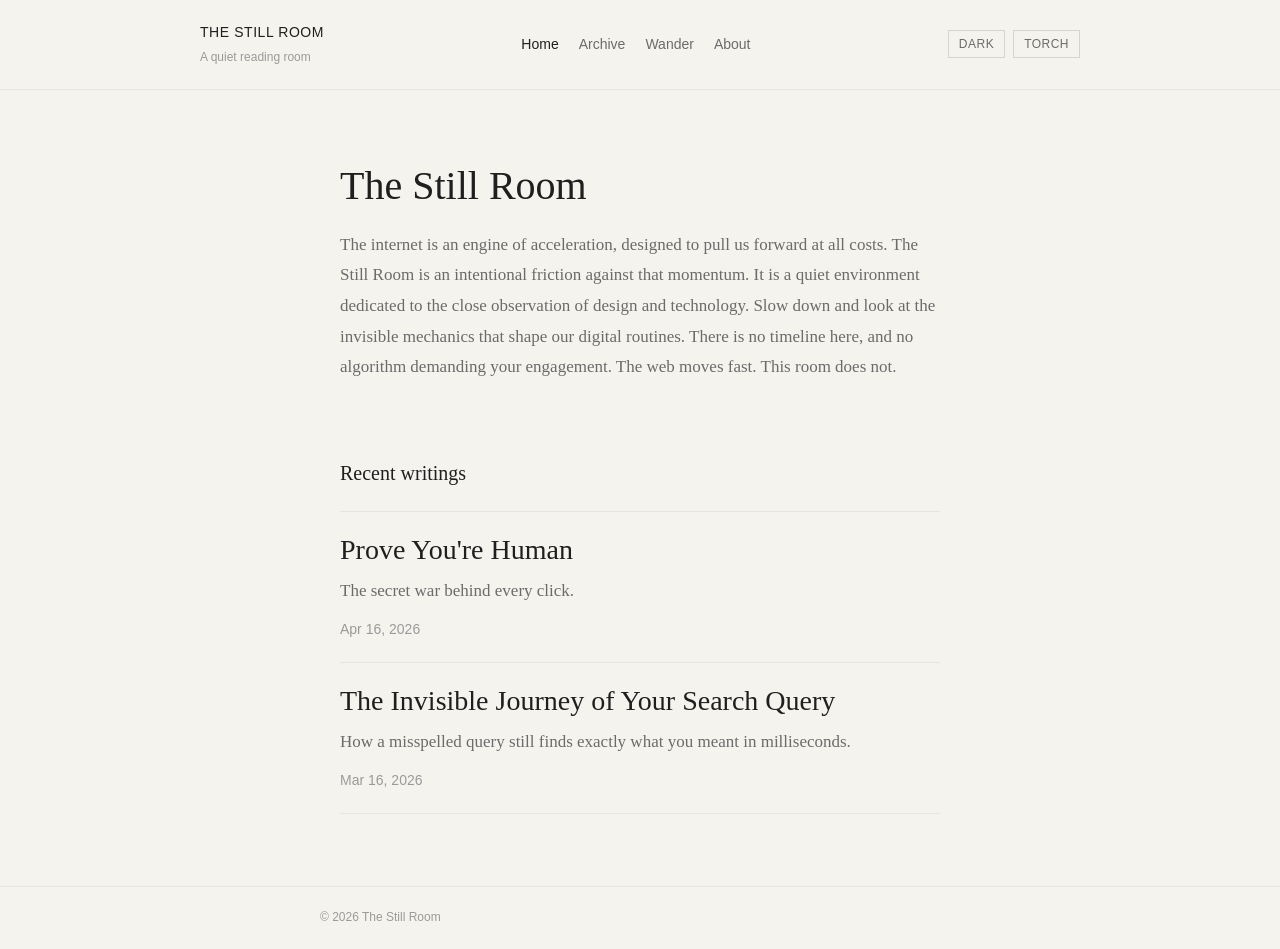
<file: thestillroom/index.html>
<!doctype html>
<html lang="en">
<head>
  <meta charset="utf-8">
  <meta name="viewport" content="width=device-width, initial-scale=1">
  <meta name="description" content="The Still Room is a quiet reading space for writing on design and technology.">
  <title>The Still Room</title>
  <link rel="icon" href="favicon.svg" type="image/svg+xml">
  <link rel="stylesheet" href="styles.css">
</head>
<body>
  <a class="skip-link ui" href="#content">Skip to content</a>

  <header class="site-header">
    <div class="header-inner ui">
      <a class="brand" href="index.html" aria-label="The Still Room home">
        <p class="brand-title">The Still Room</p>
        <p class="brand-subtitle">A quiet reading room</p>
      </a>
      <nav aria-label="Primary">
        <ul class="nav-list">
          <li><a href="index.html" aria-current="page">Home</a></li>
          <li><a href="archive.html">Archive</a></li>
          <li><a href="wander.html">Wander</a></li>
          <li><a href="about.html">About</a></li>
        </ul>
      </nav>
      <div class="mode-controls ui" aria-label="Display controls">
        <button id="themeToggle" class="mode-btn" type="button" aria-pressed="false">Dark</button>
        <button id="torchToggle" class="mode-btn" type="button" aria-pressed="false">Torch</button>
      </div>
    </div>
  </header>

  <main id="content">
    <section class="intro">
      <h1>The Still Room</h1>
      <p>The internet is an engine of acceleration, designed to pull us forward at all costs. The Still Room is an intentional friction against that momentum. It is a quiet environment dedicated to the close observation of design and technology. Slow down and look at the invisible mechanics that shape our digital routines. There is no timeline here, and no algorithm demanding your engagement. The web moves fast. This room does not.</p>
    </section>

    <section>
      <h2 class="section-title">Recent writings</h2>
      <ol id="recentWritings" class="article-list"></ol>
    </section>
  </main>

  <footer class="site-footer">
    <div class="footer-inner ui">© 2026 The Still Room</div>
  </footer>

  <script src="writings-data.js" defer></script>
  <script src="render-writings.js" defer></script>
  <script src="ui-effects.js" defer></script>
</body>
</html>
</file>
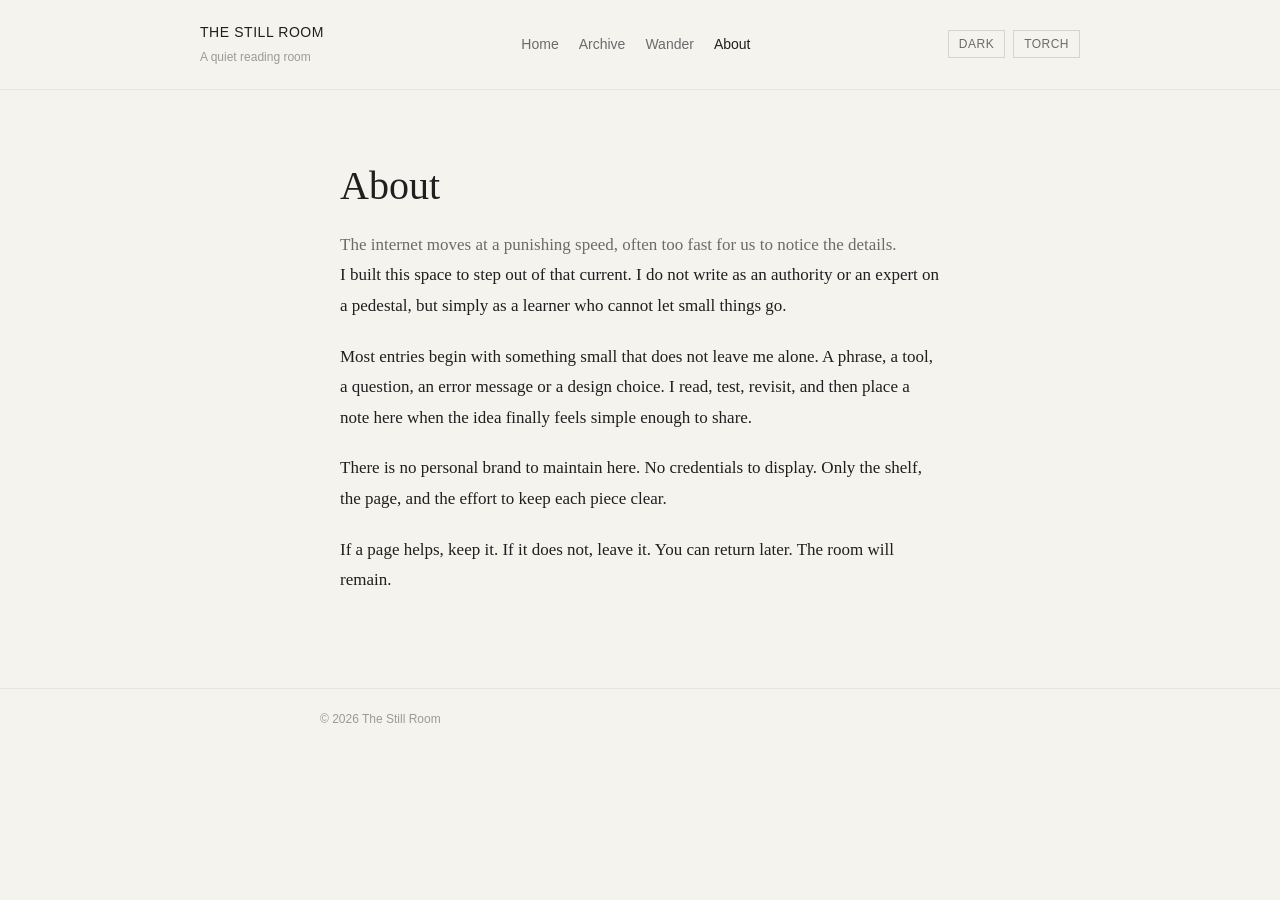
<file: thestillroom/about.html>
<!doctype html>
<html lang="en">
<head>
  <meta charset="utf-8">
  <meta name="viewport" content="width=device-width, initial-scale=1">
  <meta name="description" content="About The Still Room.">
  <title>About - The Still Room</title>
  <link rel="icon" href="favicon.svg" type="image/svg+xml">
  <link rel="stylesheet" href="styles.css">
</head>
<body>
  <a class="skip-link ui" href="#content">Skip to content</a>

  <header class="site-header">
    <div class="header-inner ui">
      <a class="brand" href="index.html" aria-label="The Still Room home">
        <p class="brand-title">The Still Room</p>
        <p class="brand-subtitle">A quiet reading room</p>
      </a>
      <nav aria-label="Primary">
        <ul class="nav-list">
          <li><a href="index.html">Home</a></li>
          <li><a href="archive.html">Archive</a></li>
          <li><a href="wander.html">Wander</a></li>
          <li><a href="about.html" aria-current="page">About</a></li>
        </ul>
      </nav>
      <div class="mode-controls ui" aria-label="Display controls">
        <button id="themeToggle" class="mode-btn" type="button" aria-pressed="false">Dark</button>
        <button id="torchToggle" class="mode-btn" type="button" aria-pressed="false">Torch</button>
      </div>
    </div>
  </header>

  <main id="content">
    <section class="intro">
      <h1>About</h1>
      <p>The internet moves at a punishing speed, often too fast for us to notice the details.</p>
    </section>

    <section class="about-copy">
      <p> I built this space to step out of that current. I do not write as an authority or an expert on a pedestal, but simply as a learner who cannot let small things go.</p>
      <p>Most entries begin with something small that does not leave me alone. A phrase, a tool, a question, an error message or a design choice. I read, test, revisit, and then place a note here when the idea finally feels simple enough to share.</p>
      <p>There is no personal brand to maintain here. No credentials to display. Only the shelf, the page, and the effort to keep each piece clear.</p>
      <p>If a page helps, keep it. If it does not, leave it. You can return later. The room will remain.</p>
    </section>
  </main>

  <footer class="site-footer">
    <div class="footer-inner ui">© 2026 The Still Room</div>
  </footer>

  <script src="ui-effects.js" defer></script>
</body>
</html>
</file>
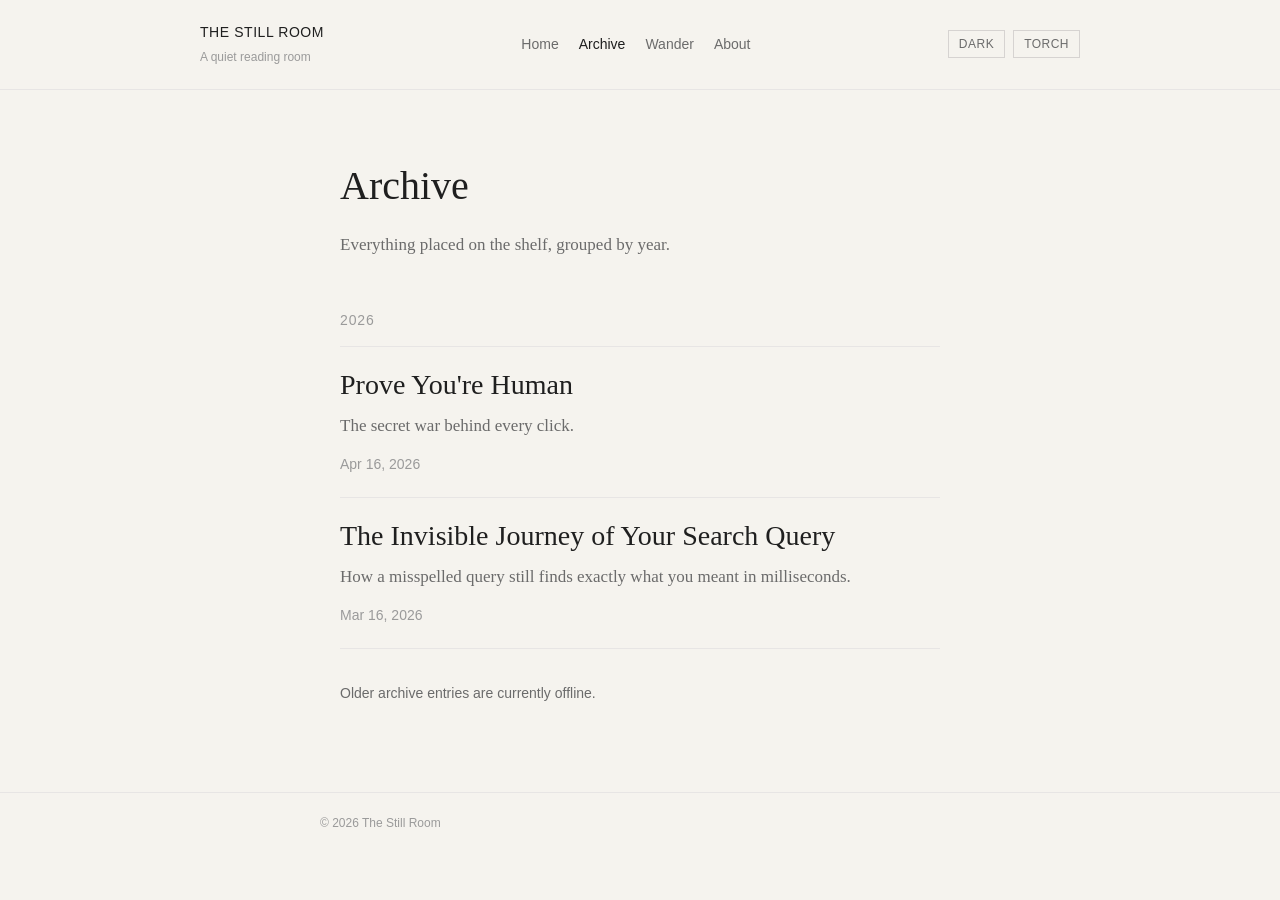
<file: thestillroom/archive.html>
<!doctype html>
<html lang="en">
<head>
  <meta charset="utf-8">
  <meta name="viewport" content="width=device-width, initial-scale=1">
  <meta name="description" content="Archive of all writings in The Still Room.">
  <title>Archive - The Still Room</title>
  <link rel="icon" href="favicon.svg" type="image/svg+xml">
  <link rel="stylesheet" href="styles.css">
</head>
<body>
  <a class="skip-link ui" href="#content">Skip to content</a>

  <header class="site-header">
    <div class="header-inner ui">
      <a class="brand" href="index.html" aria-label="The Still Room home">
        <p class="brand-title">The Still Room</p>
        <p class="brand-subtitle">A quiet reading room</p>
      </a>
      <nav aria-label="Primary">
        <ul class="nav-list">
          <li><a href="index.html">Home</a></li>
          <li><a href="archive.html" aria-current="page">Archive</a></li>
          <li><a href="wander.html">Wander</a></li>
          <li><a href="about.html">About</a></li>
        </ul>
      </nav>
      <div class="mode-controls ui" aria-label="Display controls">
        <button id="themeToggle" class="mode-btn" type="button" aria-pressed="false">Dark</button>
        <button id="torchToggle" class="mode-btn" type="button" aria-pressed="false">Torch</button>
      </div>
    </div>
  </header>

  <main id="content">
    <section class="intro">
      <h1>Archive</h1>
      <p>Everything placed on the shelf, grouped by year.</p>
    </section>

    <div id="archiveContent"></div>

    <p class="simple-next ui">Older archive entries are currently offline.</p>
  </main>

  <footer class="site-footer">
    <div class="footer-inner ui">© 2026 The Still Room</div>
  </footer>

  <script src="writings-data.js" defer></script>
  <script src="render-writings.js" defer></script>
  <script src="ui-effects.js" defer></script>
</body>
</html>
</file>
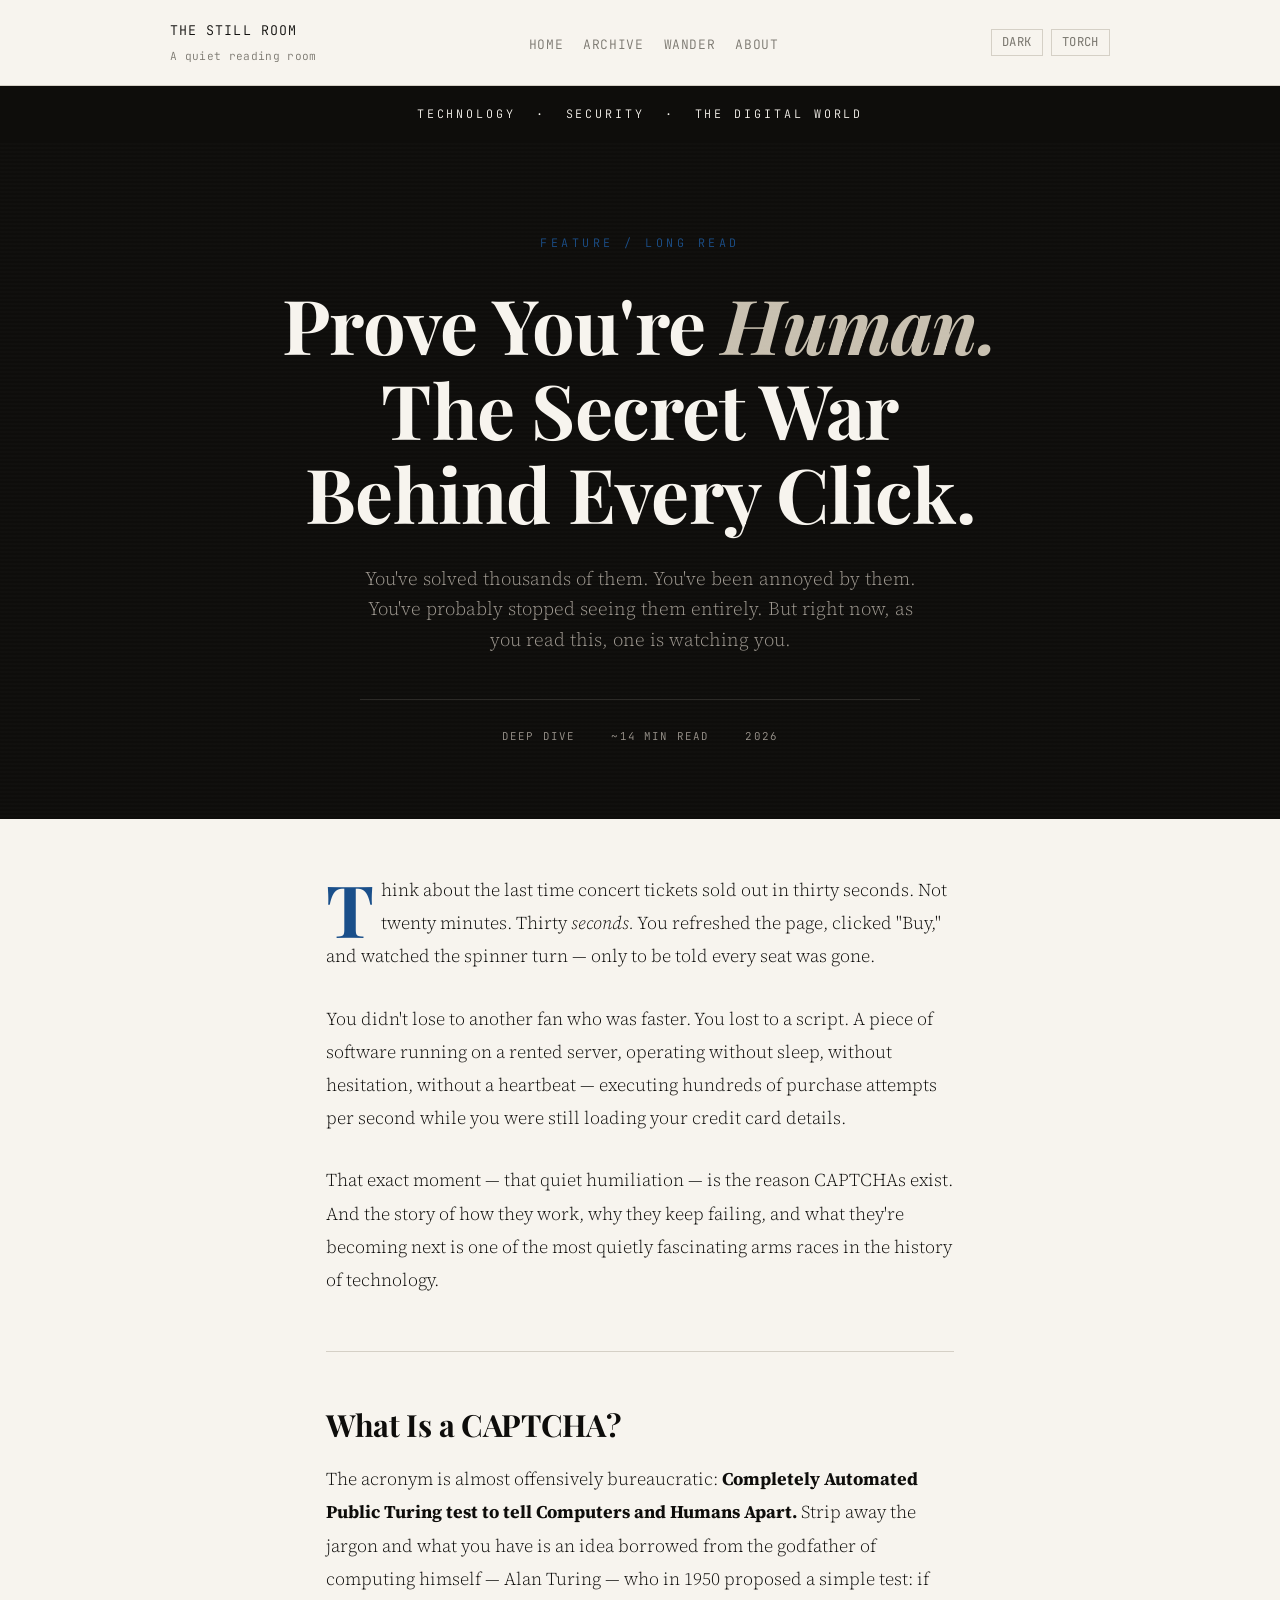
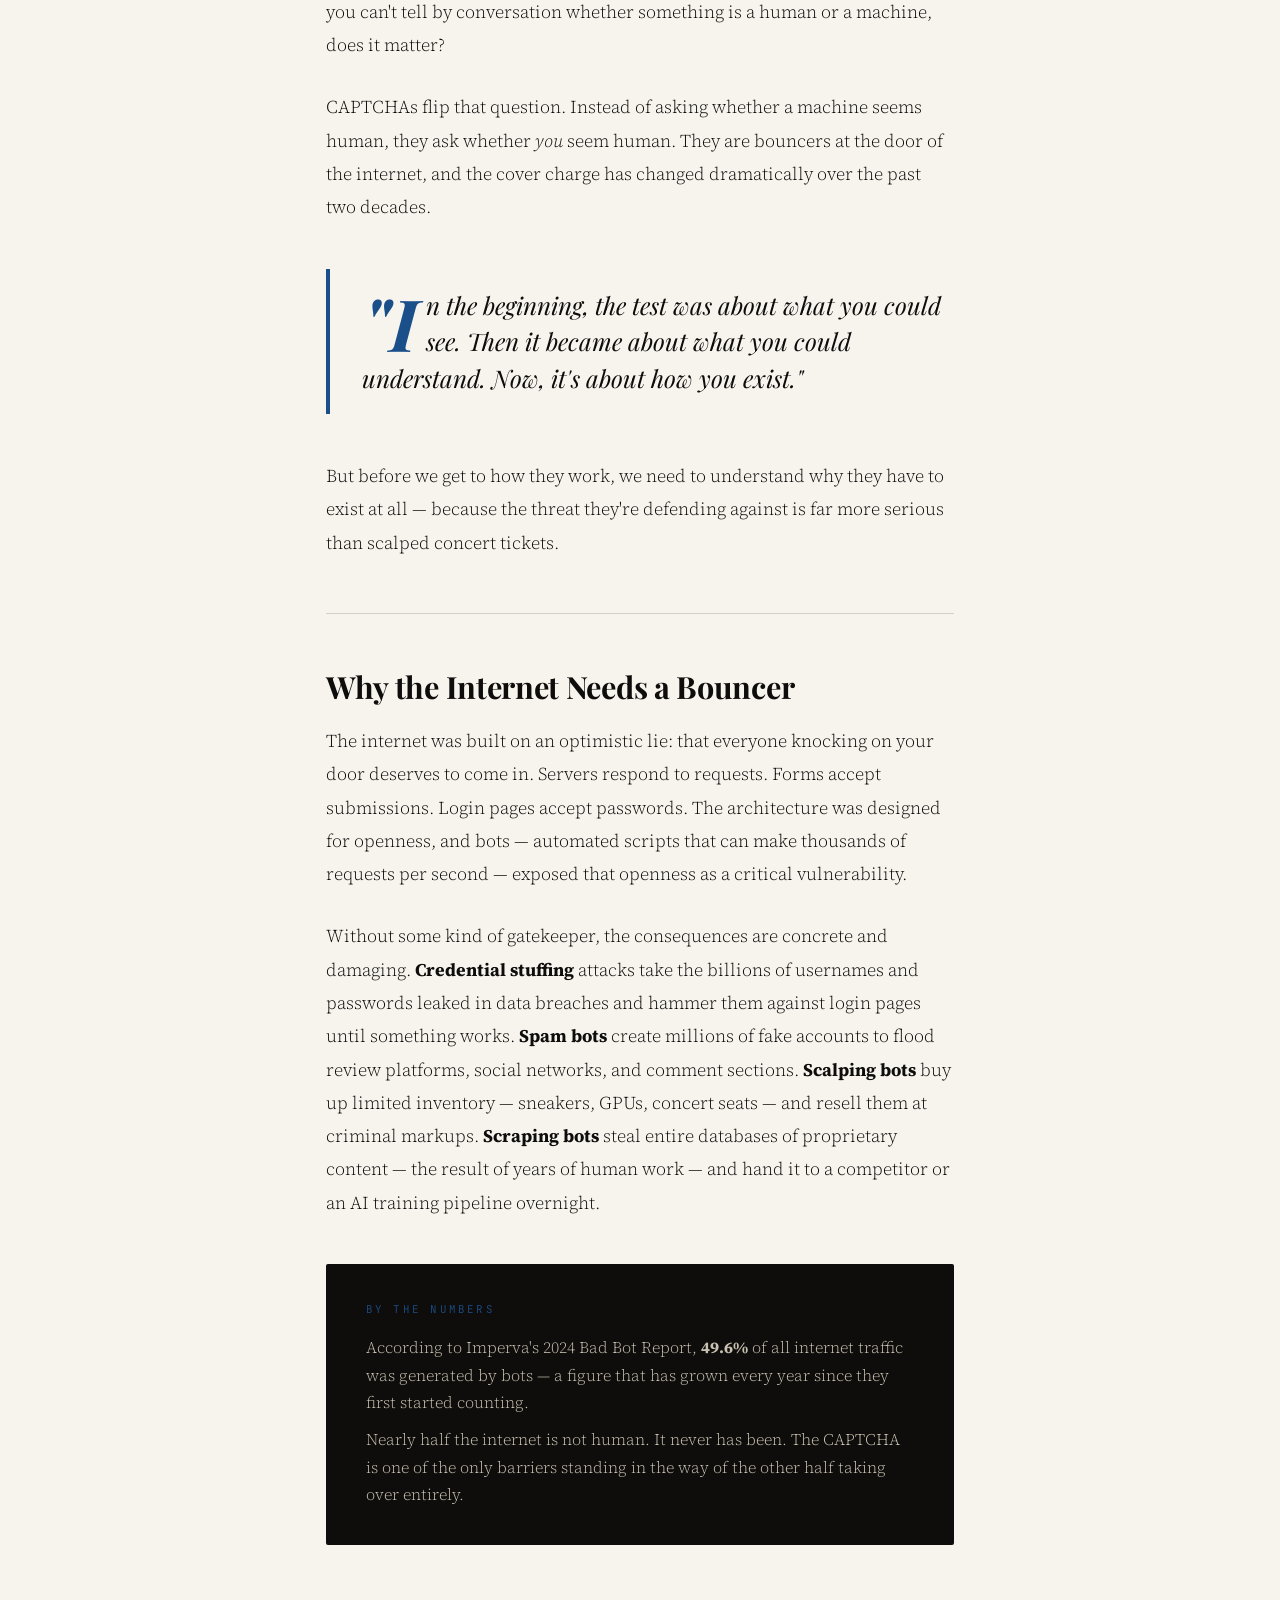
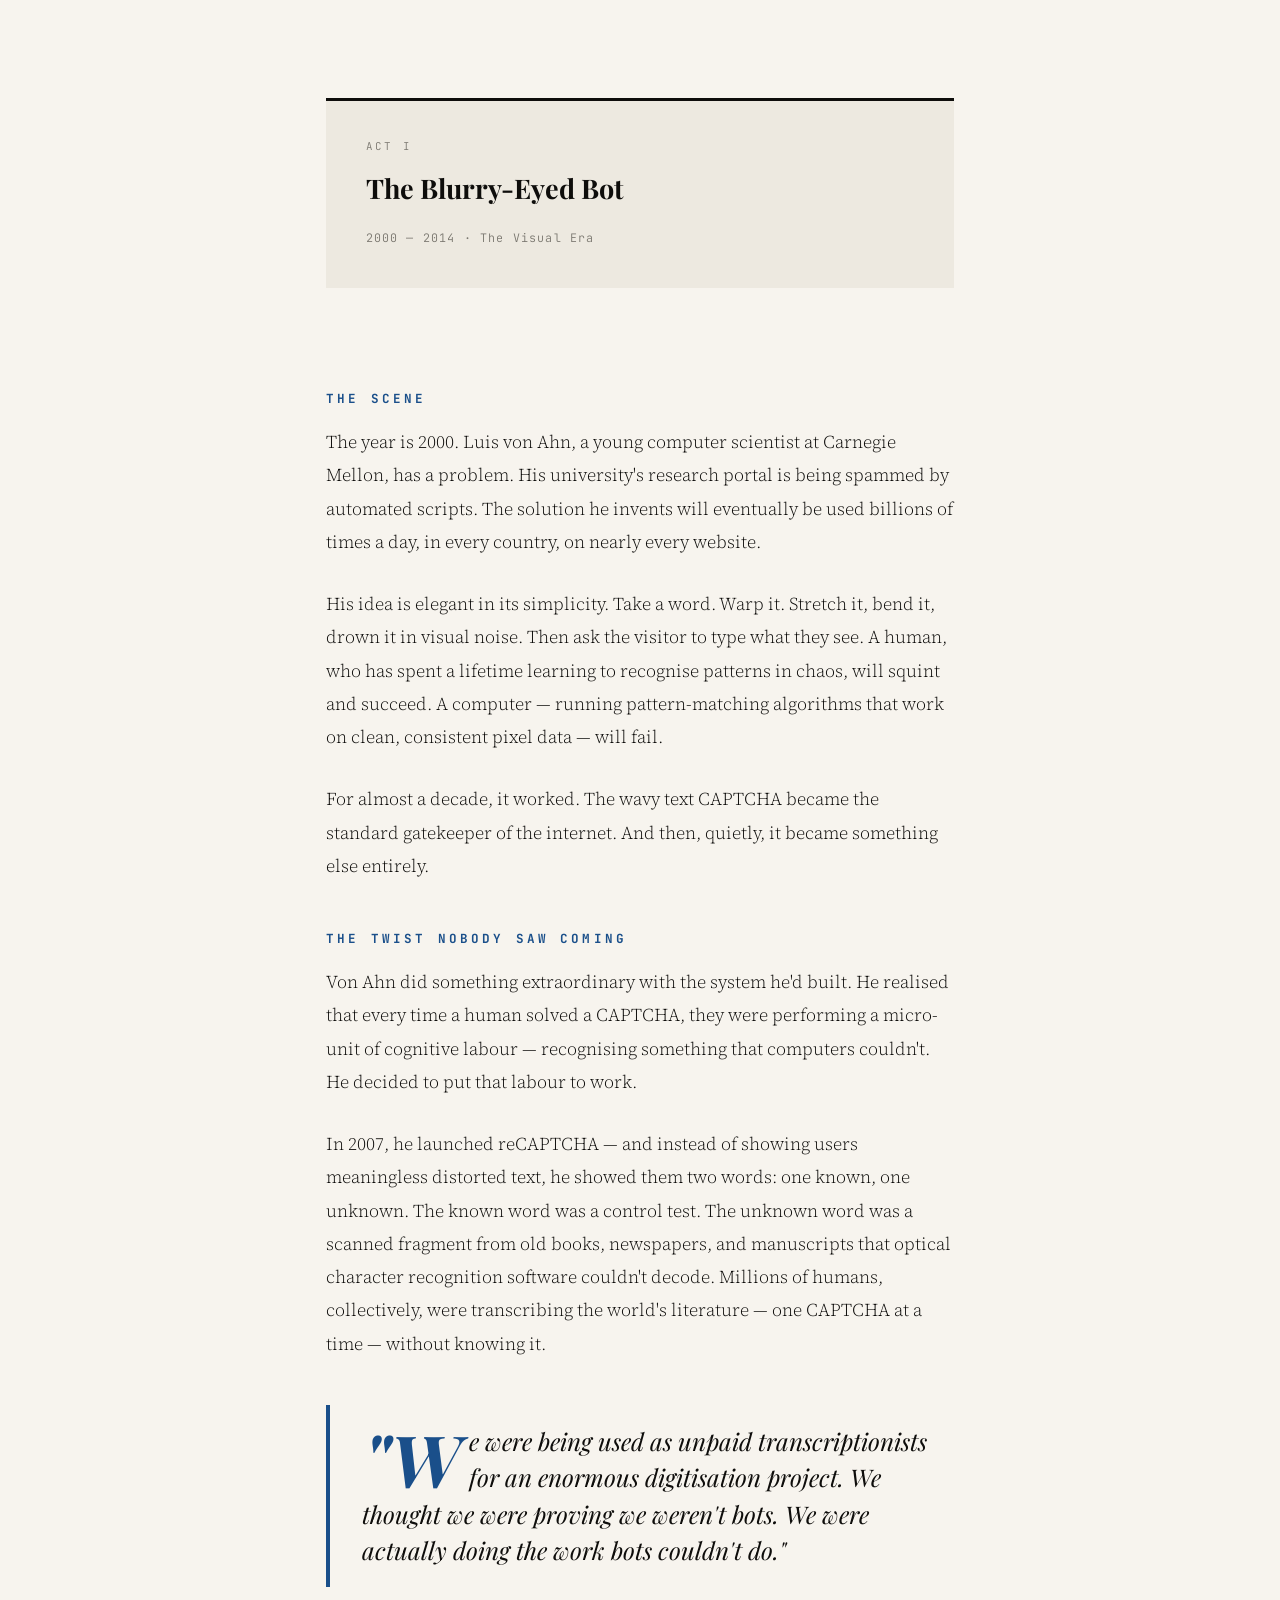
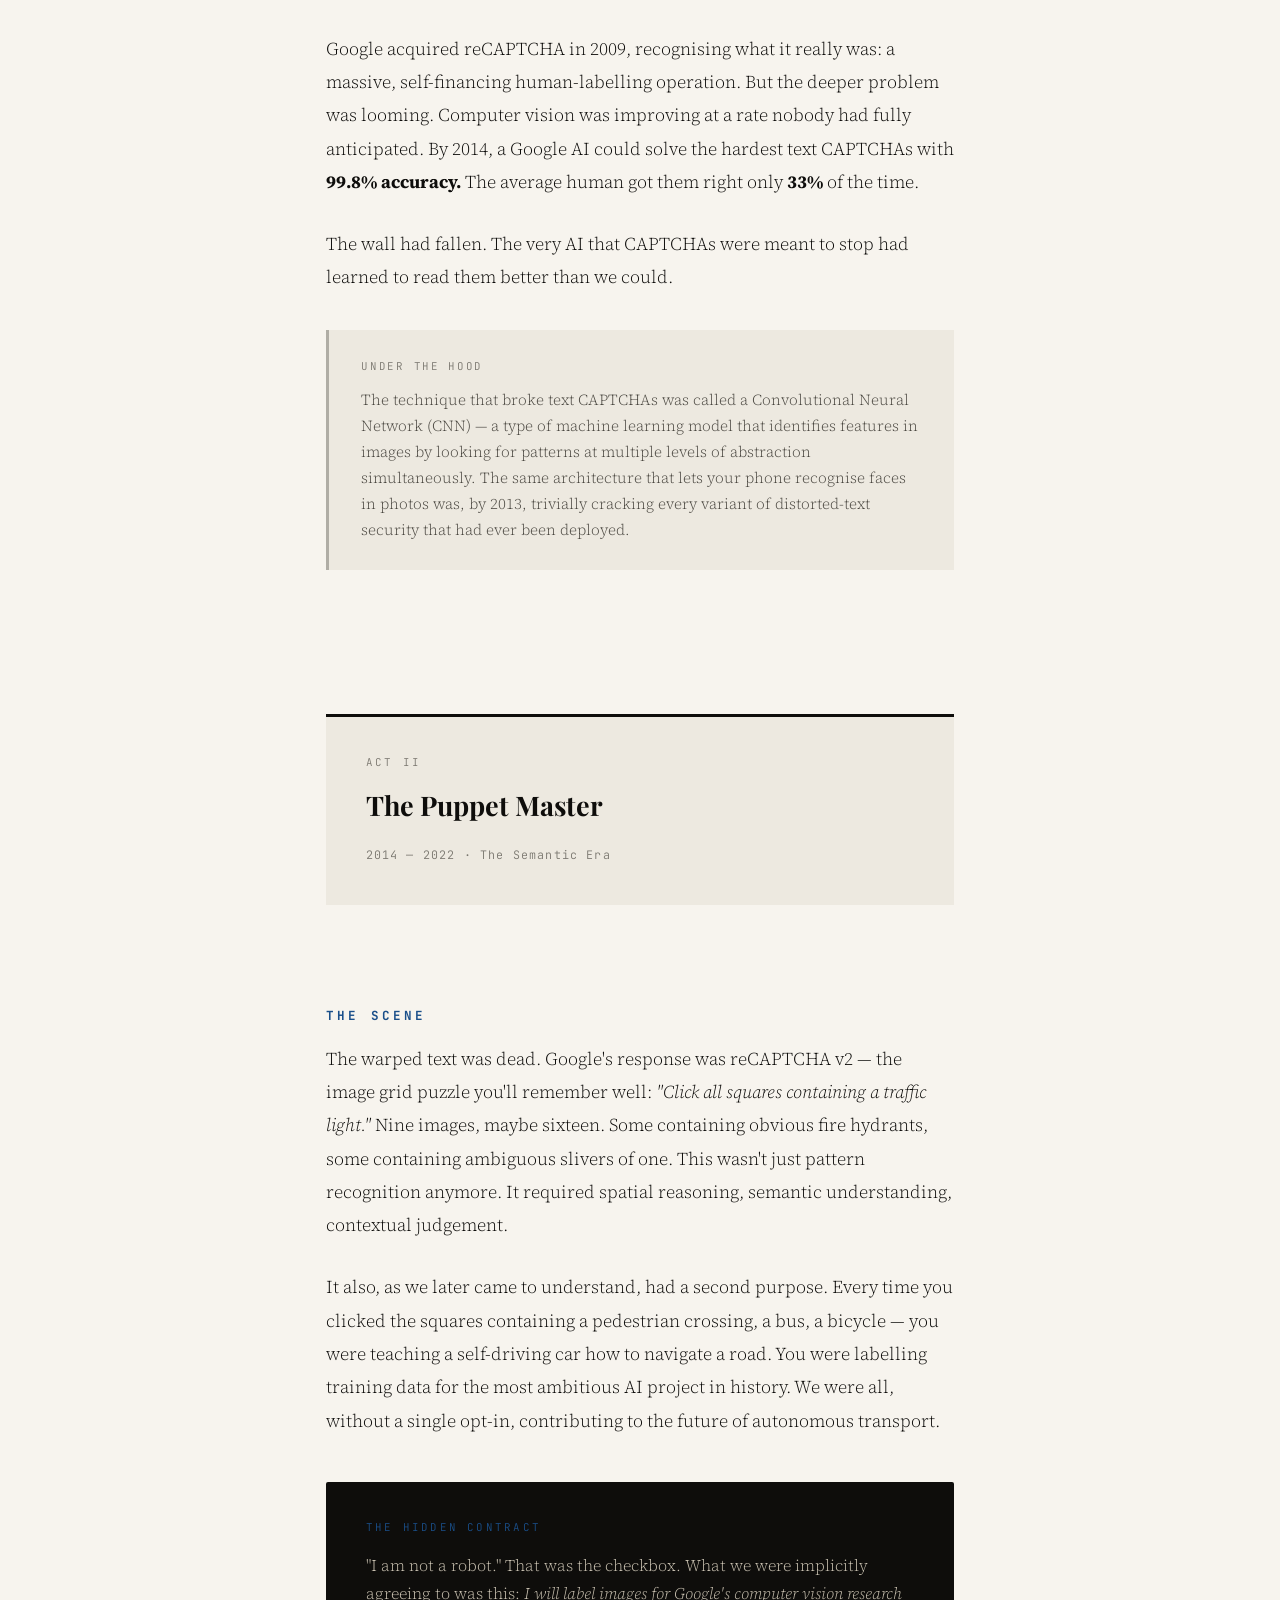
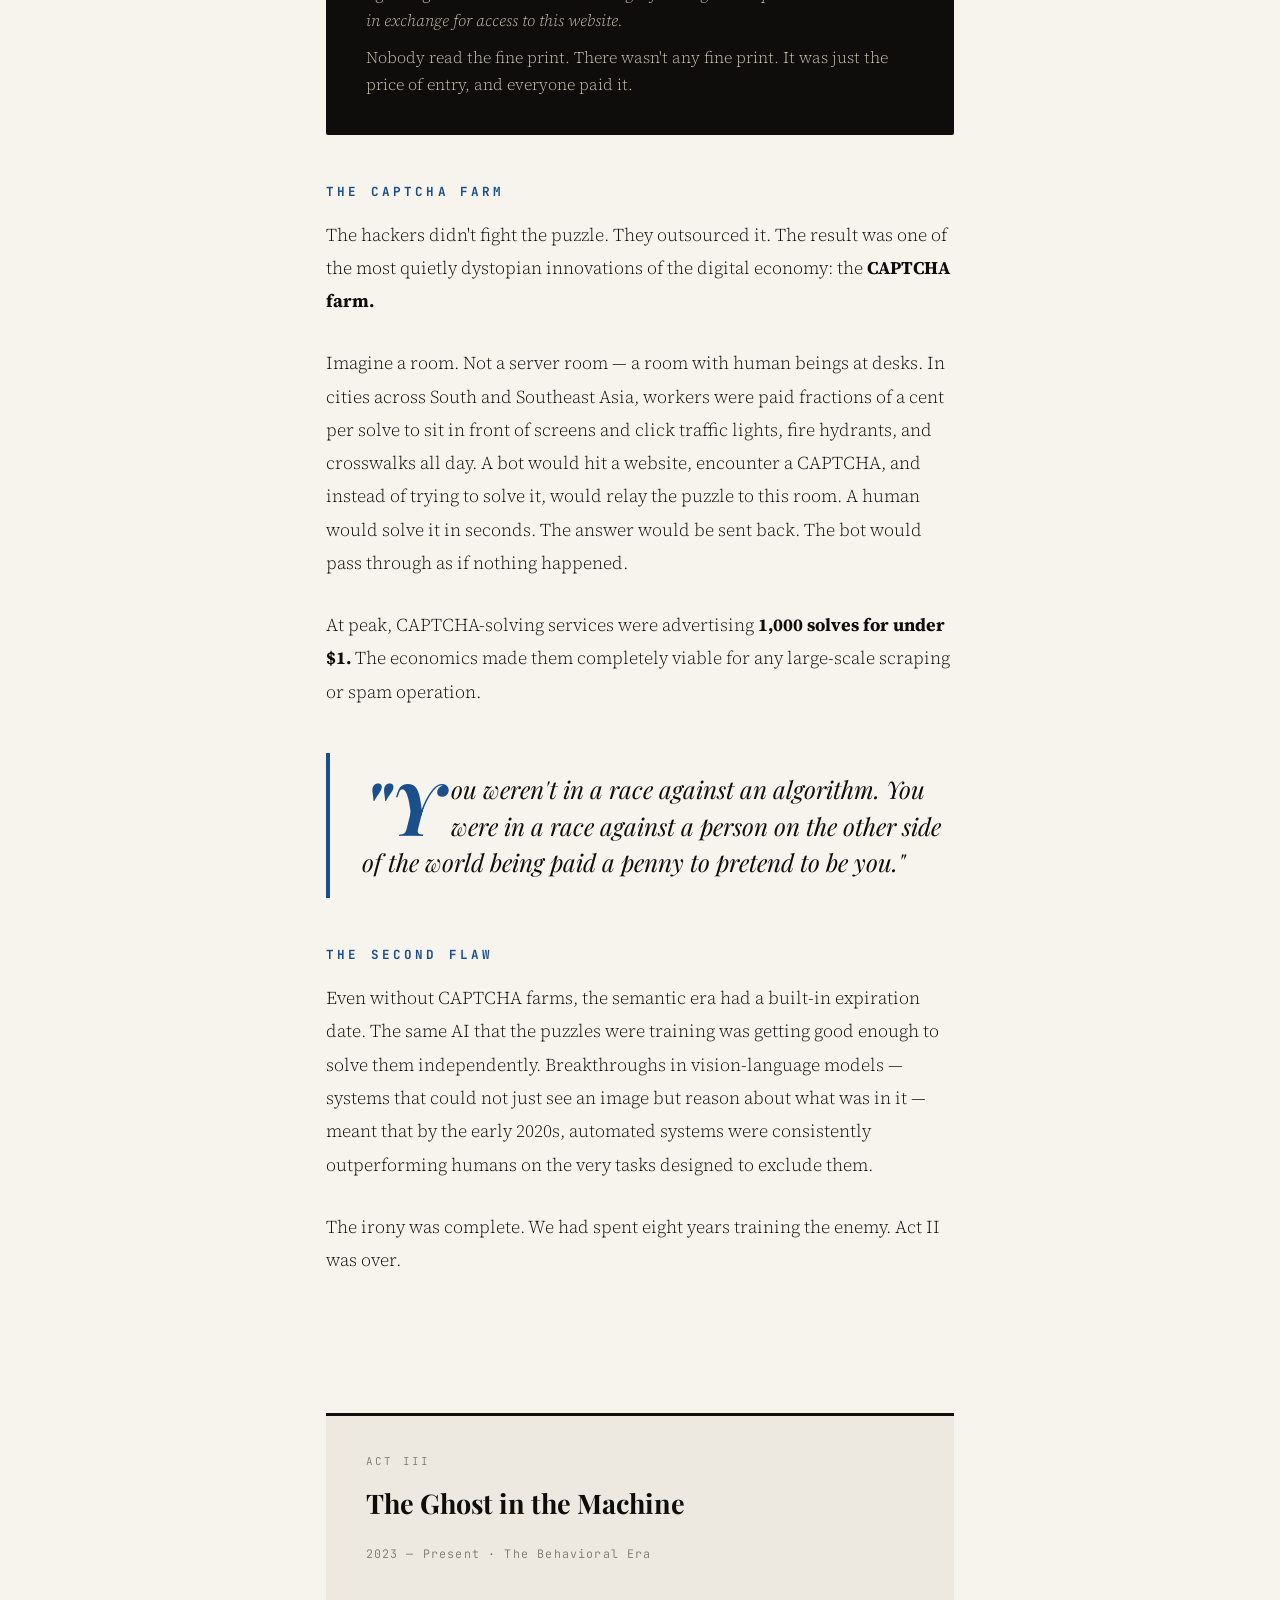
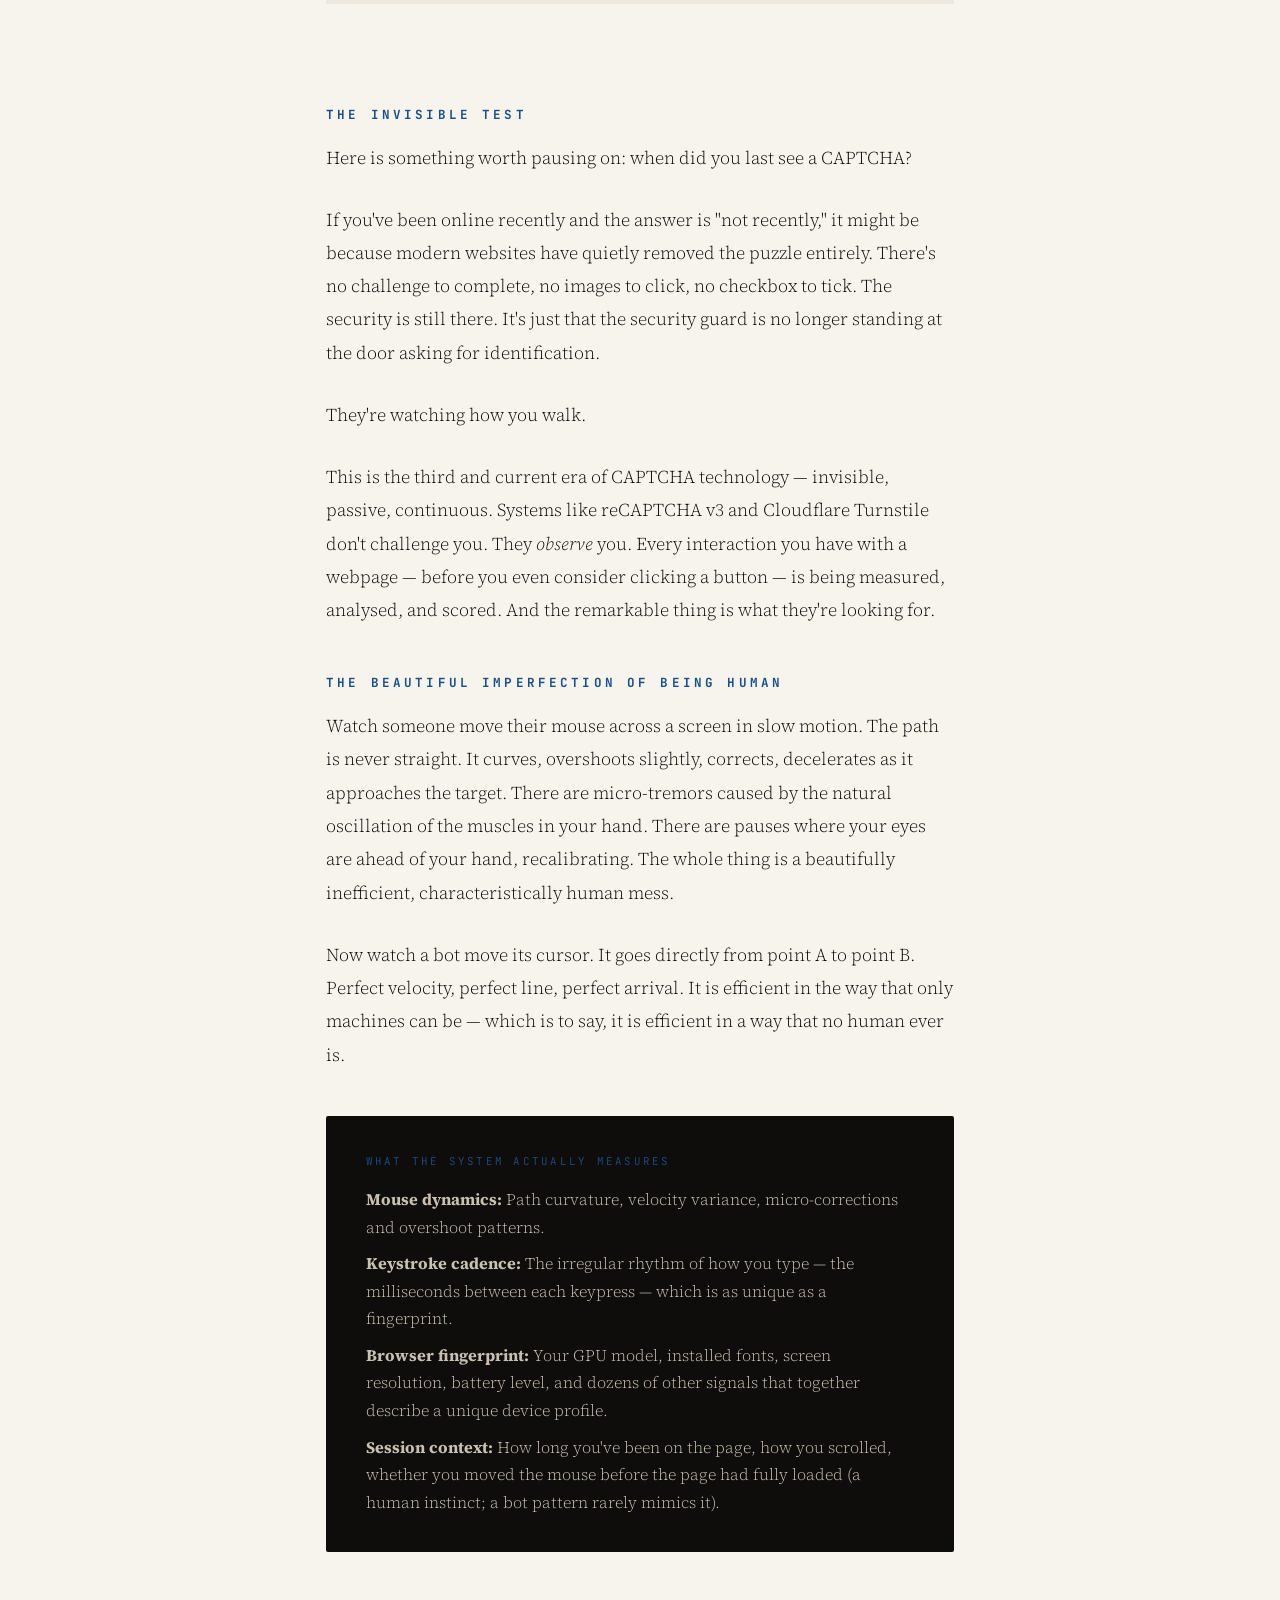
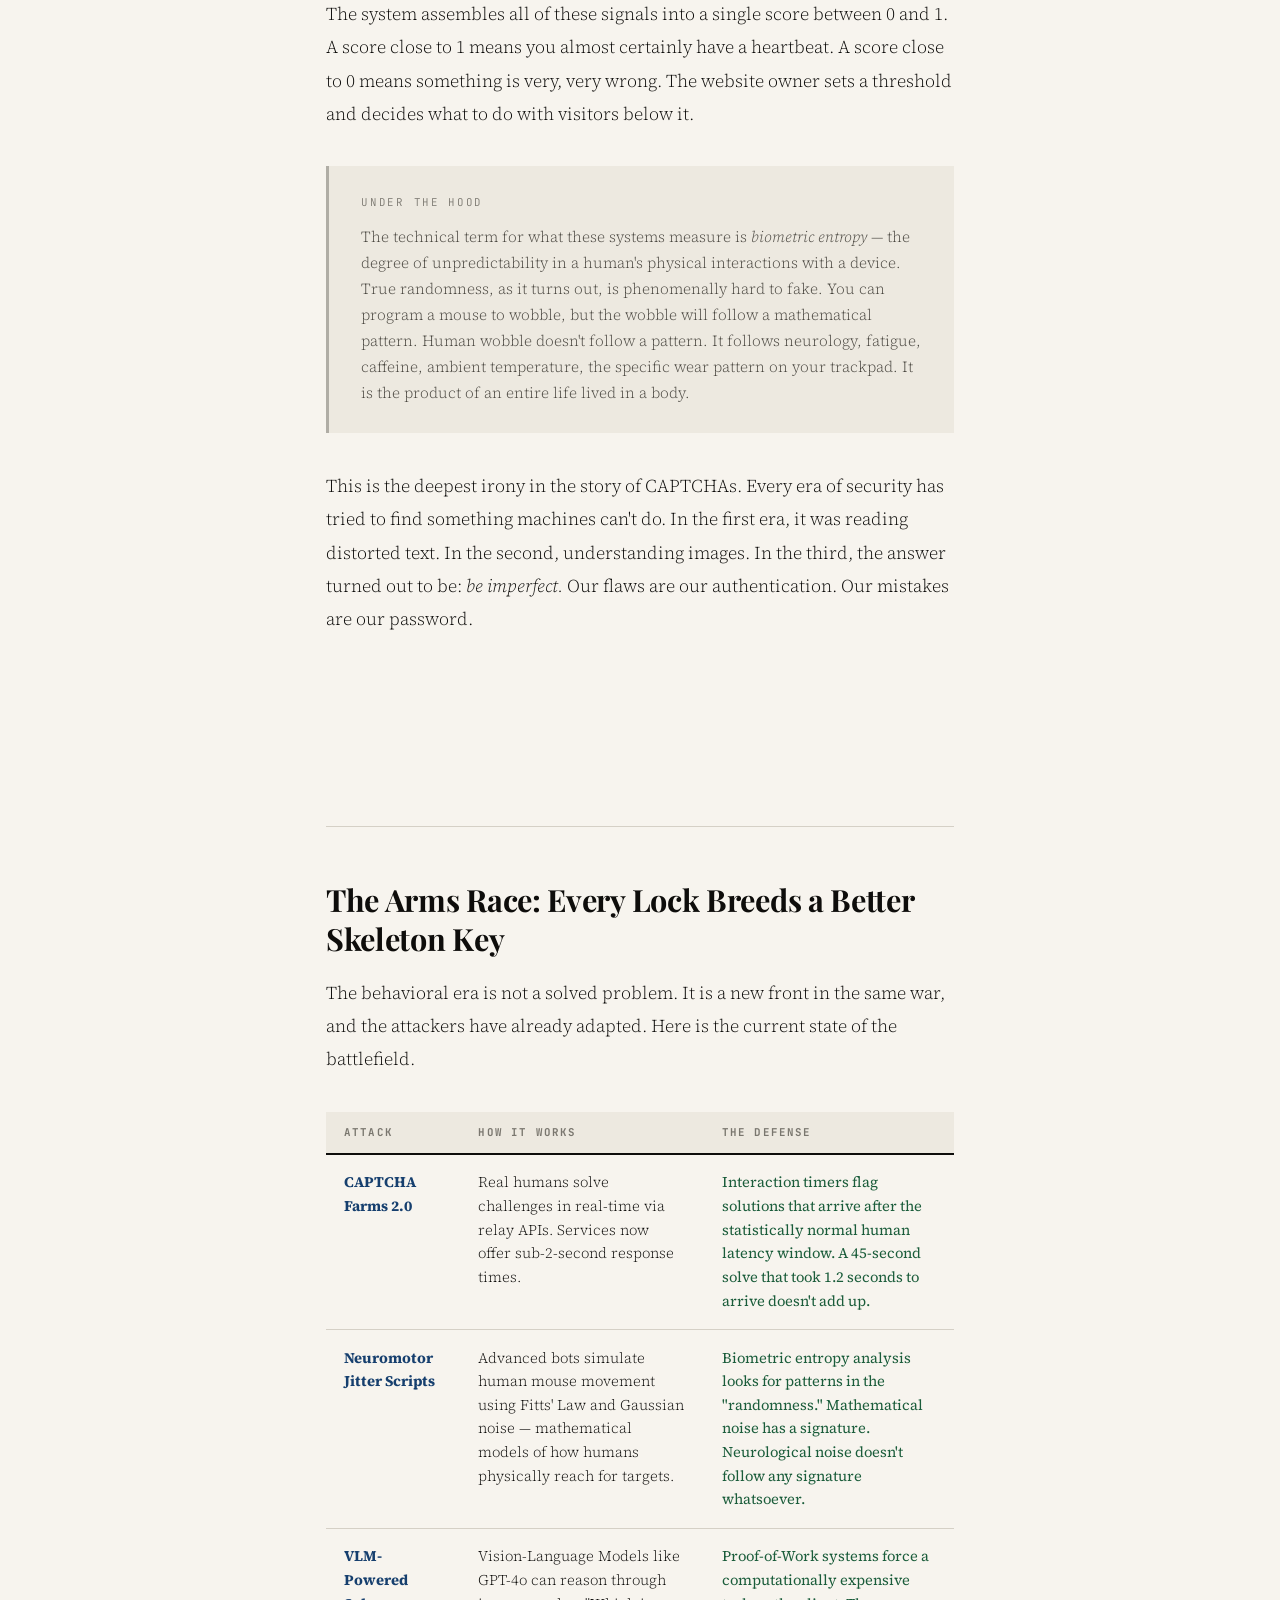
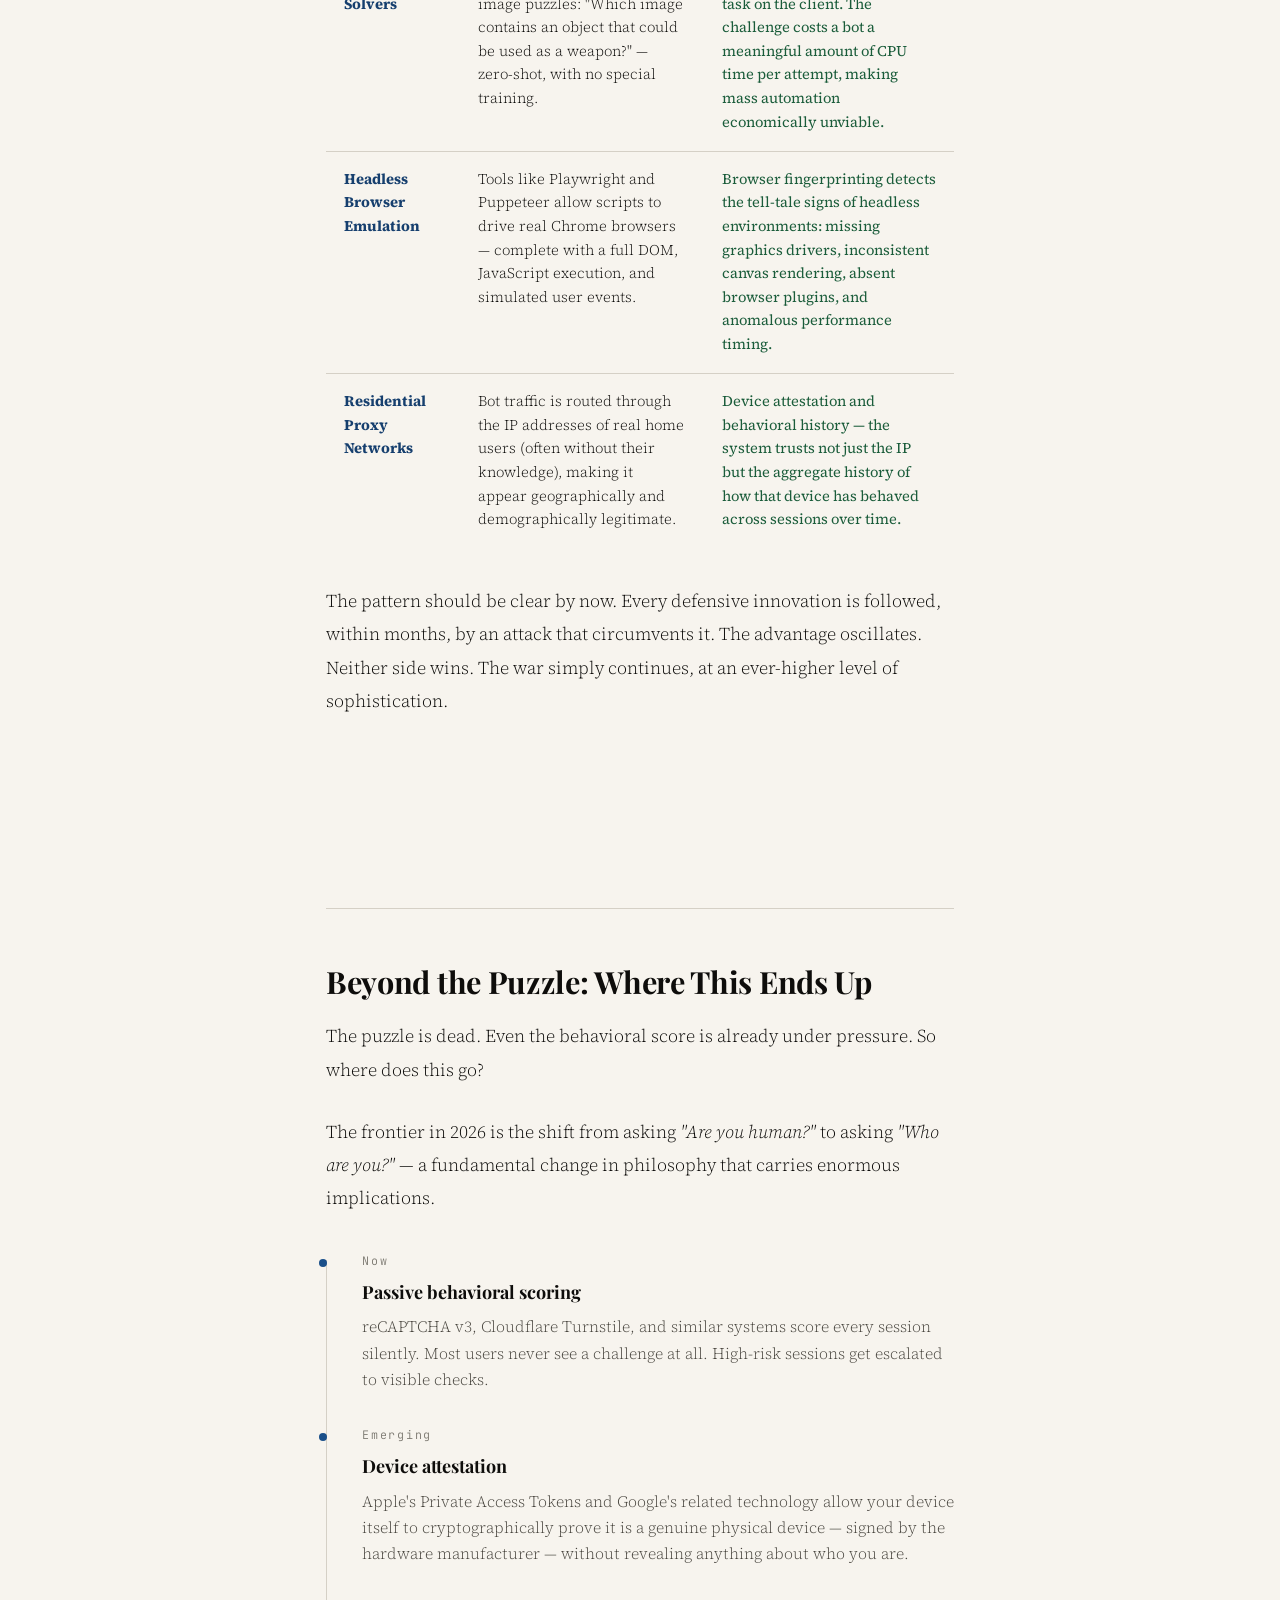
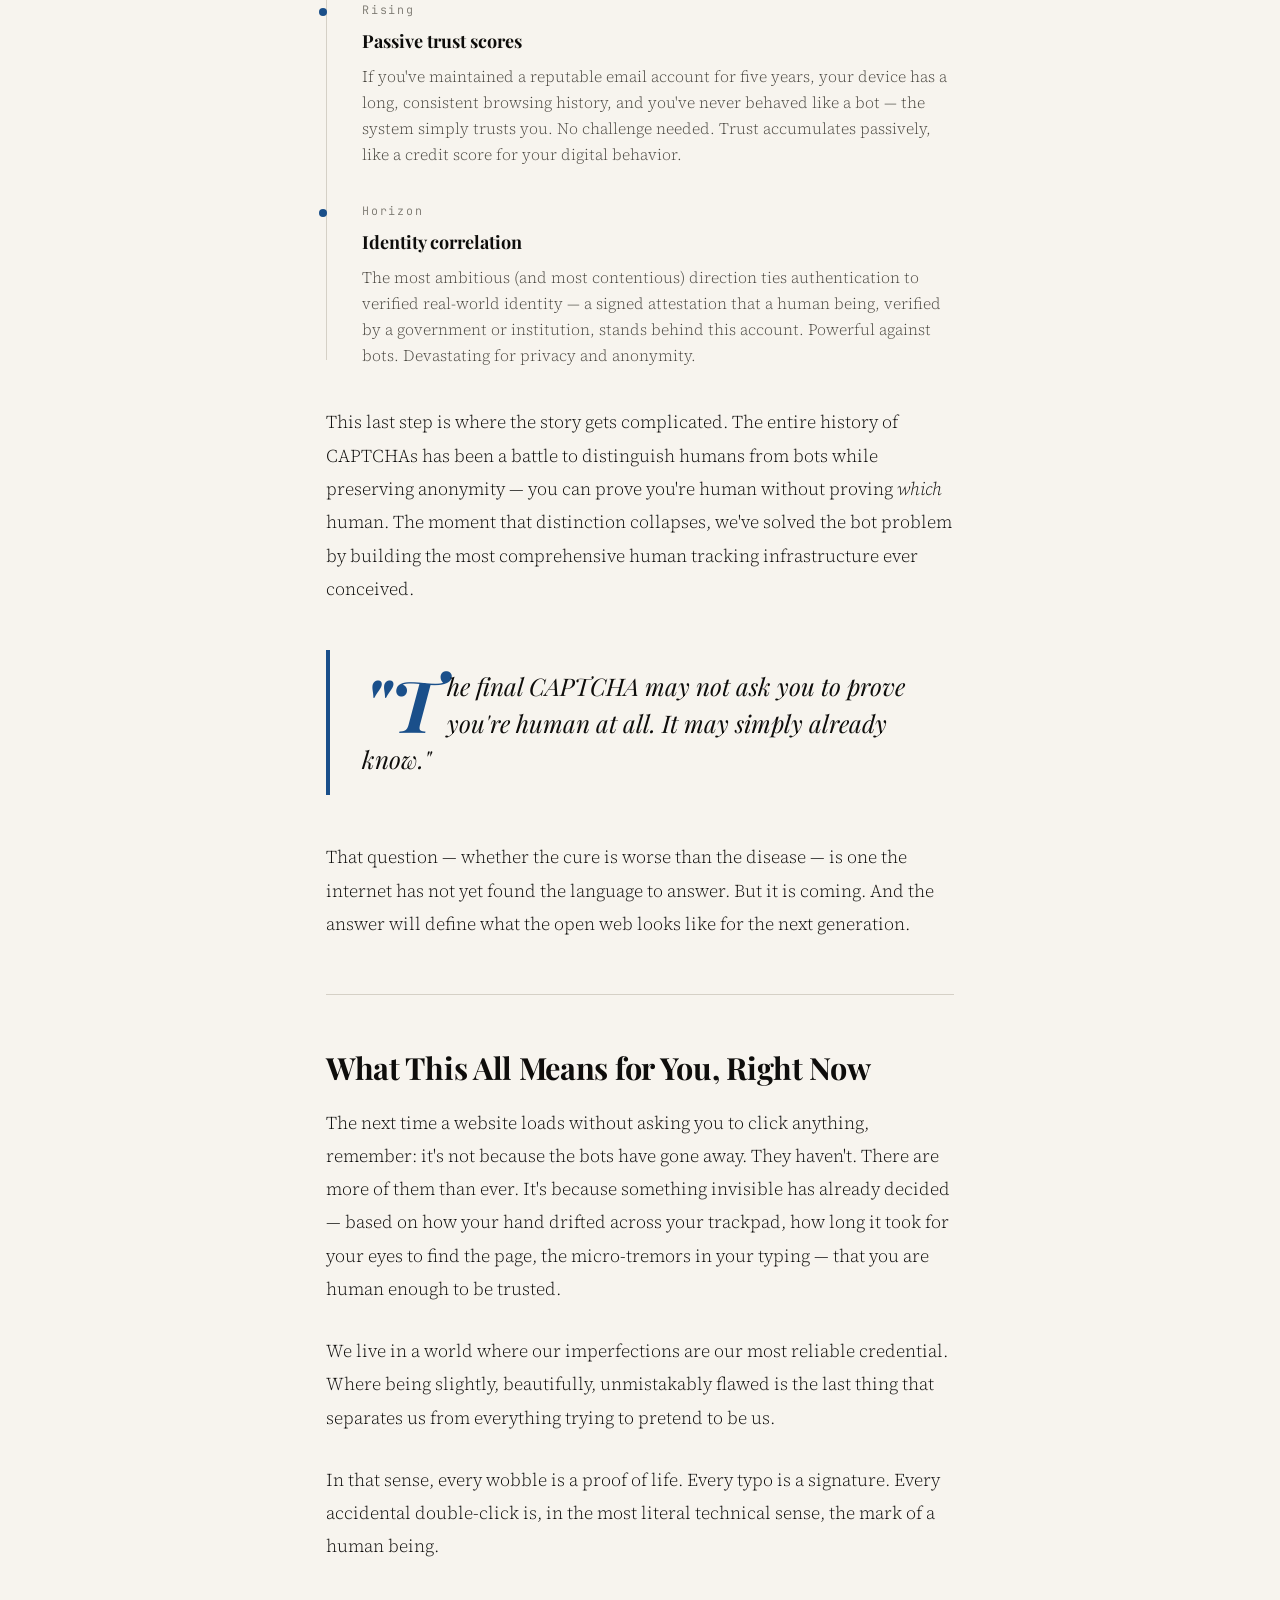
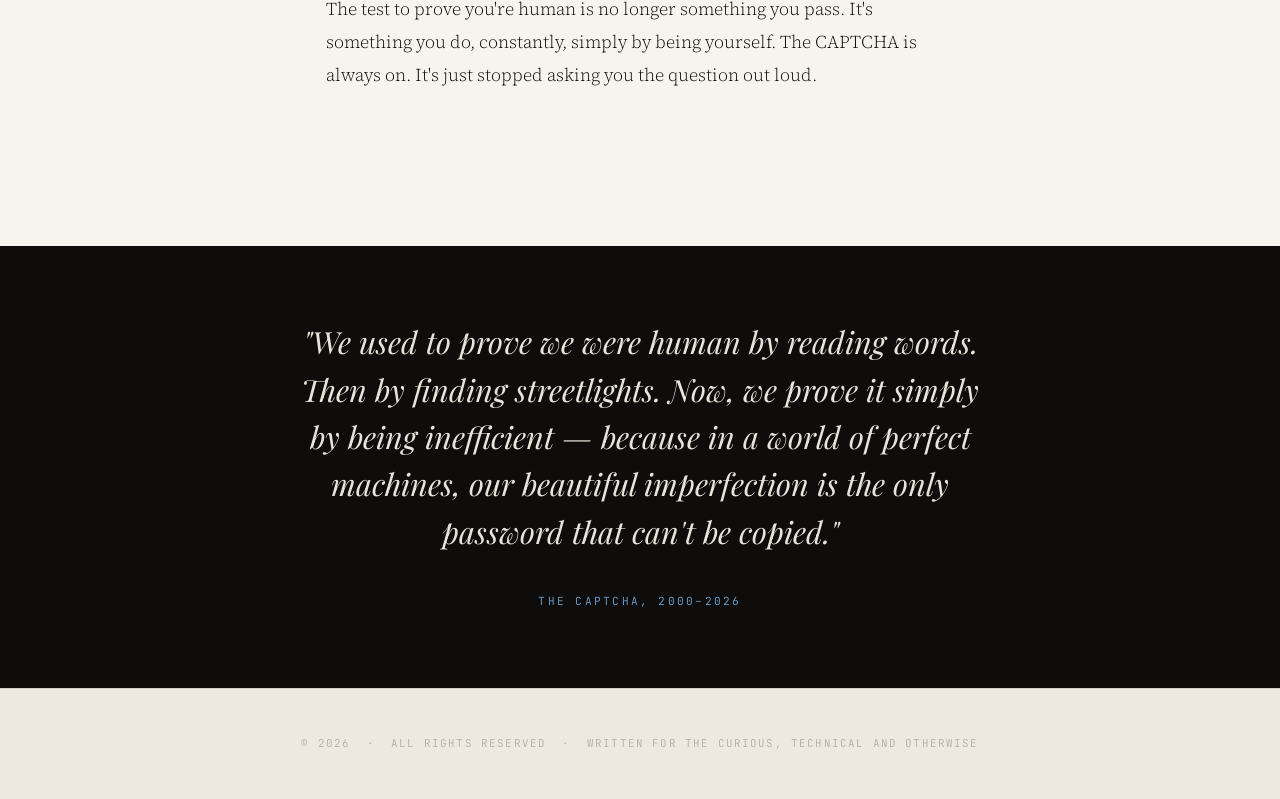
<file: thestillroom/captcha_article.html>
<!doctype html>
<html lang="en">
<head>
  <meta charset="utf-8">
  <meta name="viewport" content="width=device-width, initial-scale=1">
  <meta name="description" content="Prove You're Human - embedded article.">
  <title>Prove You're Human - The Still Room</title>
  <link rel="icon" href="favicon.svg" type="image/svg+xml">
  <link rel="stylesheet" href="styles.css">
  <style>
    .embedded-wrap {
      width: 100%;
      max-width: none;
      margin: 0;
      padding: 0;
    }

    .embedded-article {
      width: 100%;
      min-height: 100vh;
      border: 0;
      display: block;
      background: #f7f4ee;
    }
  </style>
</head>
<body>
  <main id="content" class="embedded-wrap">
    <iframe
      id="captchaFrame"
      class="embedded-article"
      src="captcha_inner.html"
      title="Prove You're Human article"
      loading="lazy"
    ></iframe>
  </main>

  <script>
    (function () {
      var frame = document.getElementById("captchaFrame");

      function resizeFrame() {
        if (!frame || !frame.contentWindow || !frame.contentWindow.document) {
          return;
        }

        var doc = frame.contentWindow.document;
        var height = Math.max(
          doc.body ? doc.body.scrollHeight : 0,
          doc.documentElement ? doc.documentElement.scrollHeight : 0
        );

        if (height > 0) {
          frame.style.height = height + "px";
        }
      }

      frame.addEventListener("load", function () {
        resizeFrame();
        setTimeout(resizeFrame, 150);
      });

      window.addEventListener("resize", resizeFrame);
    })();
  </script>
</body>
</html>
</file>
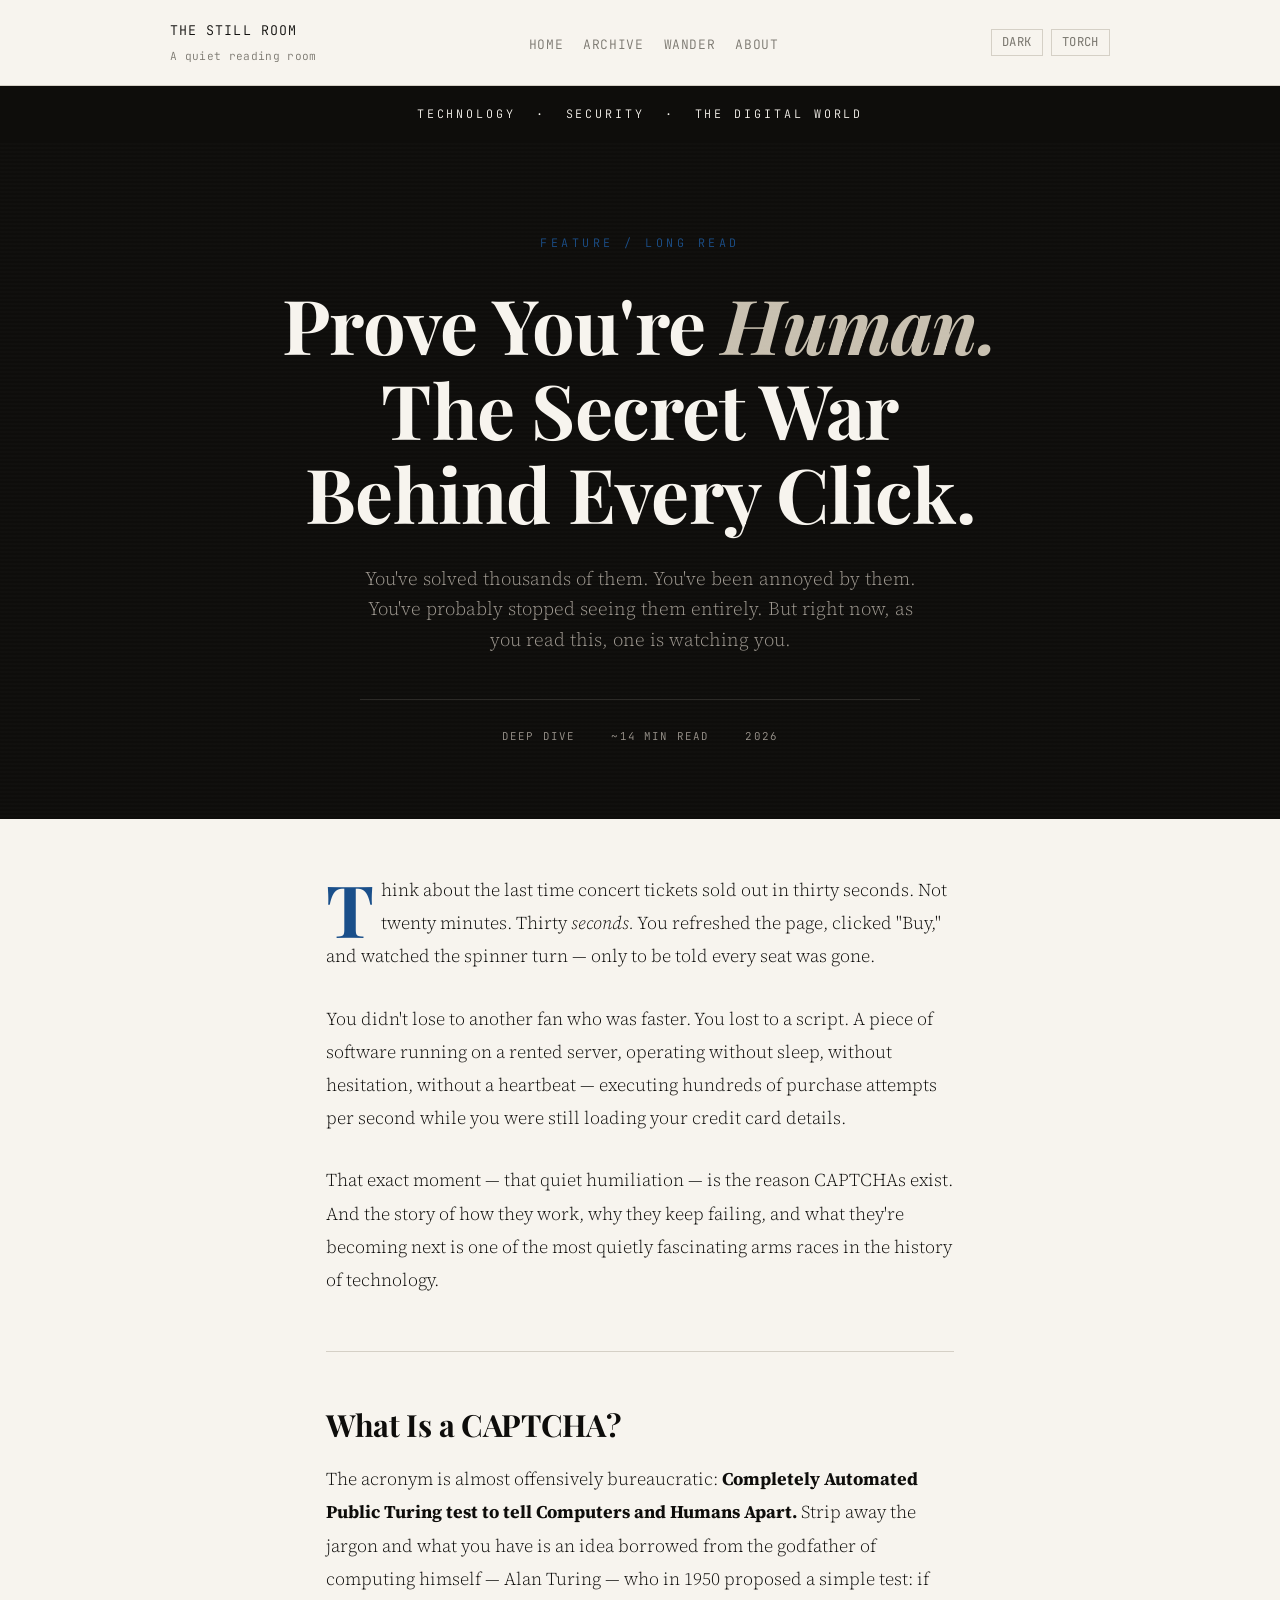
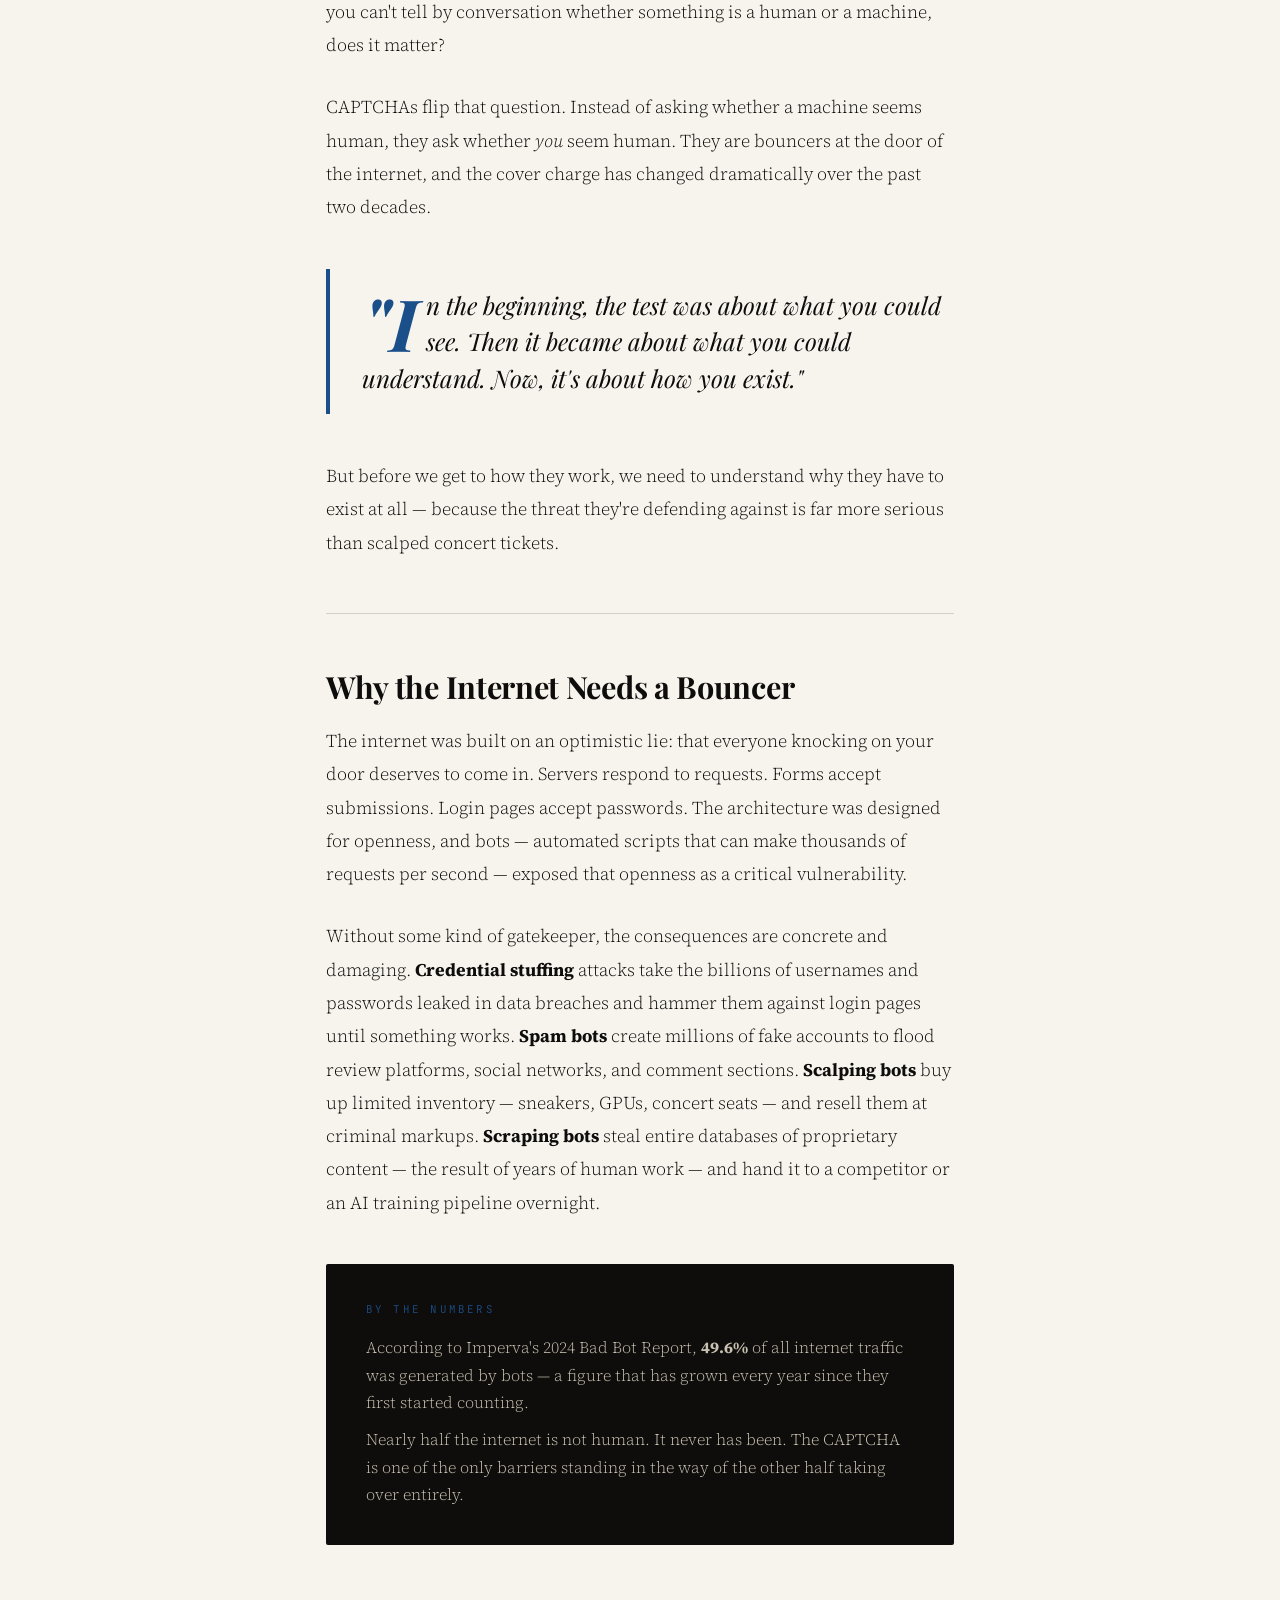
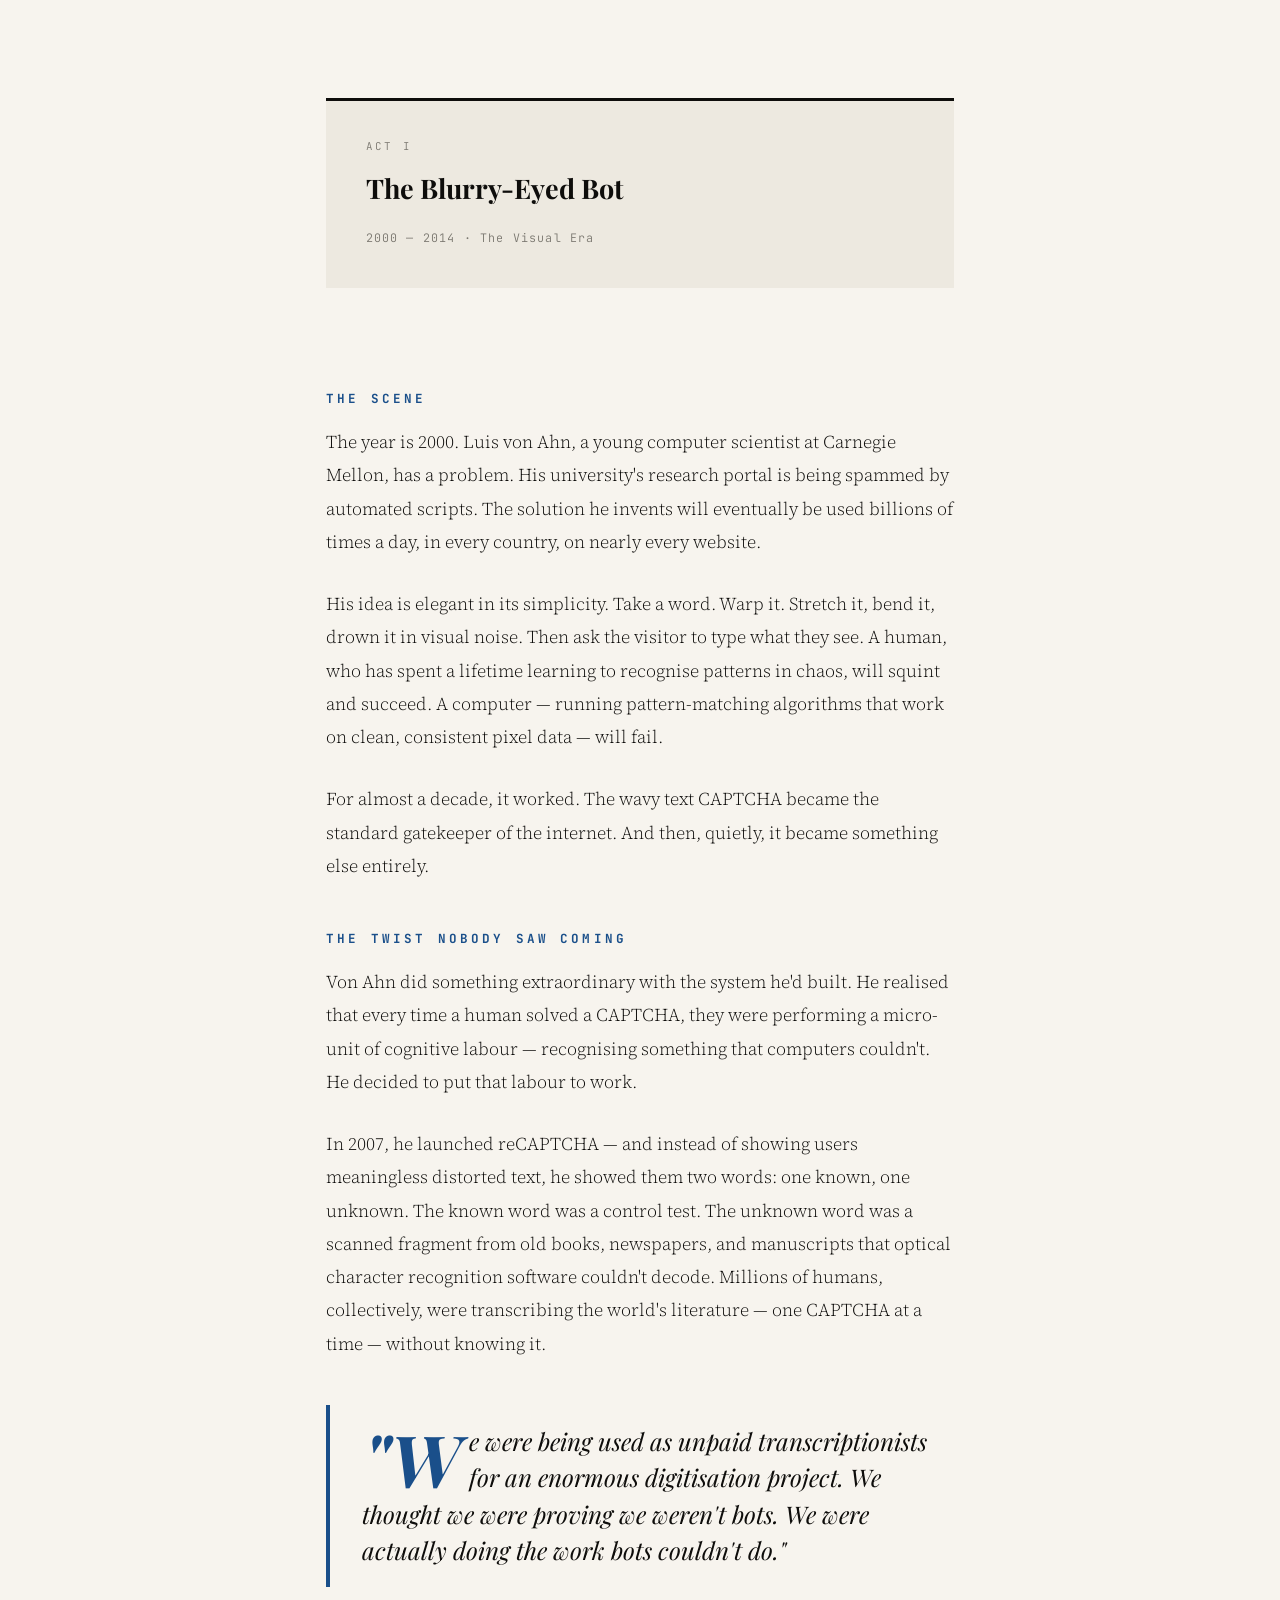
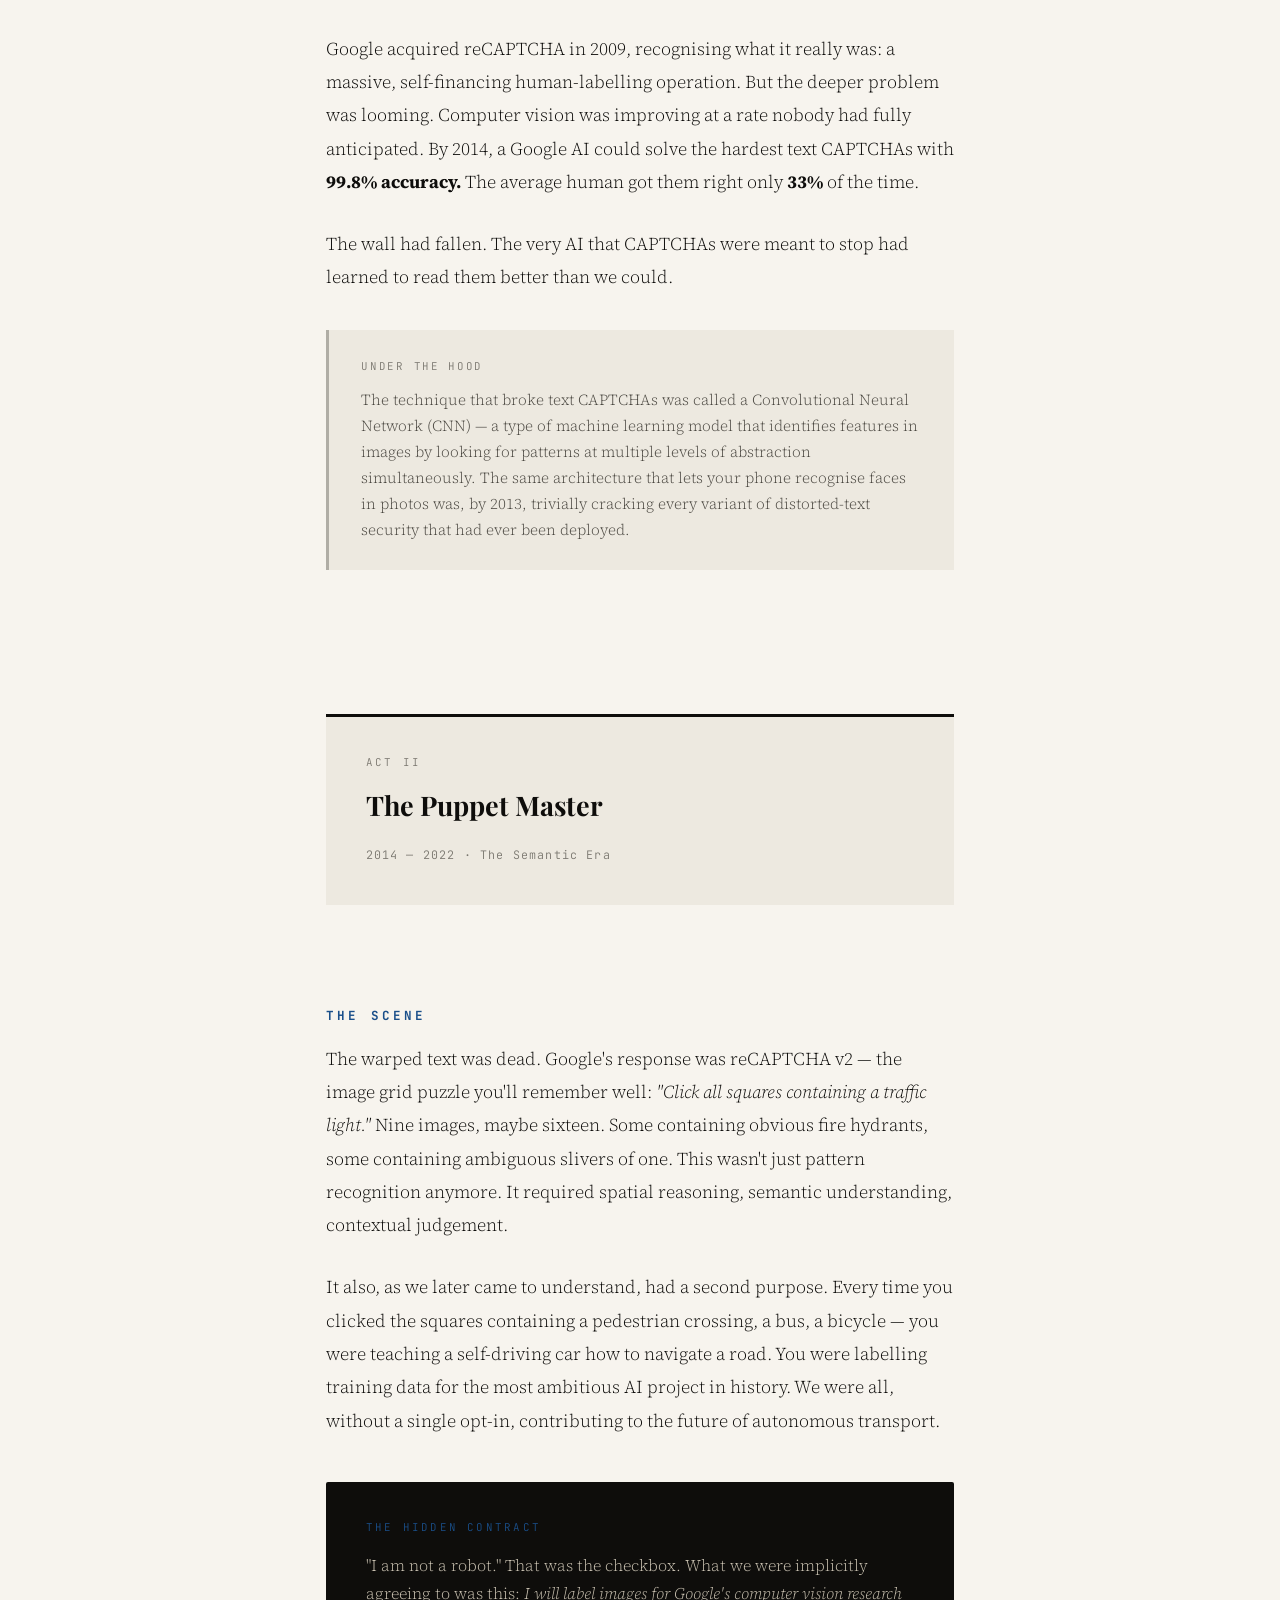
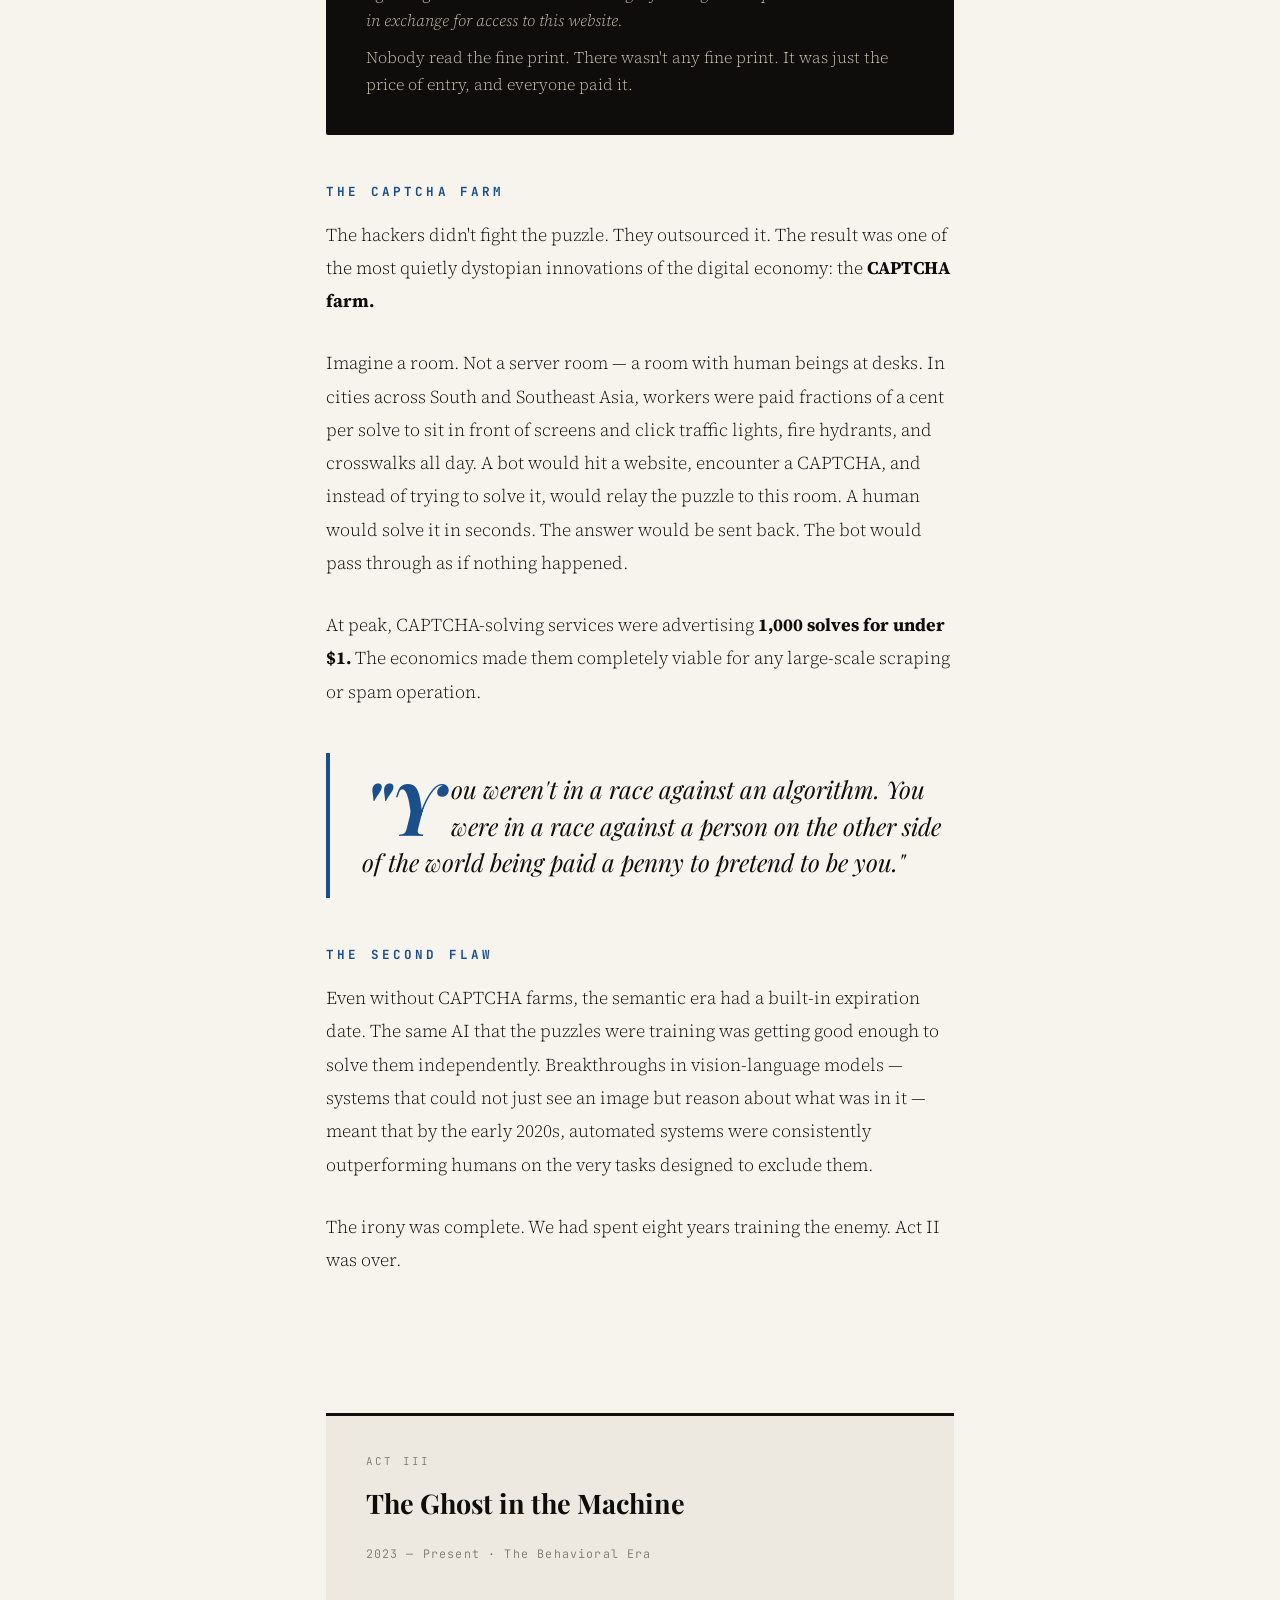
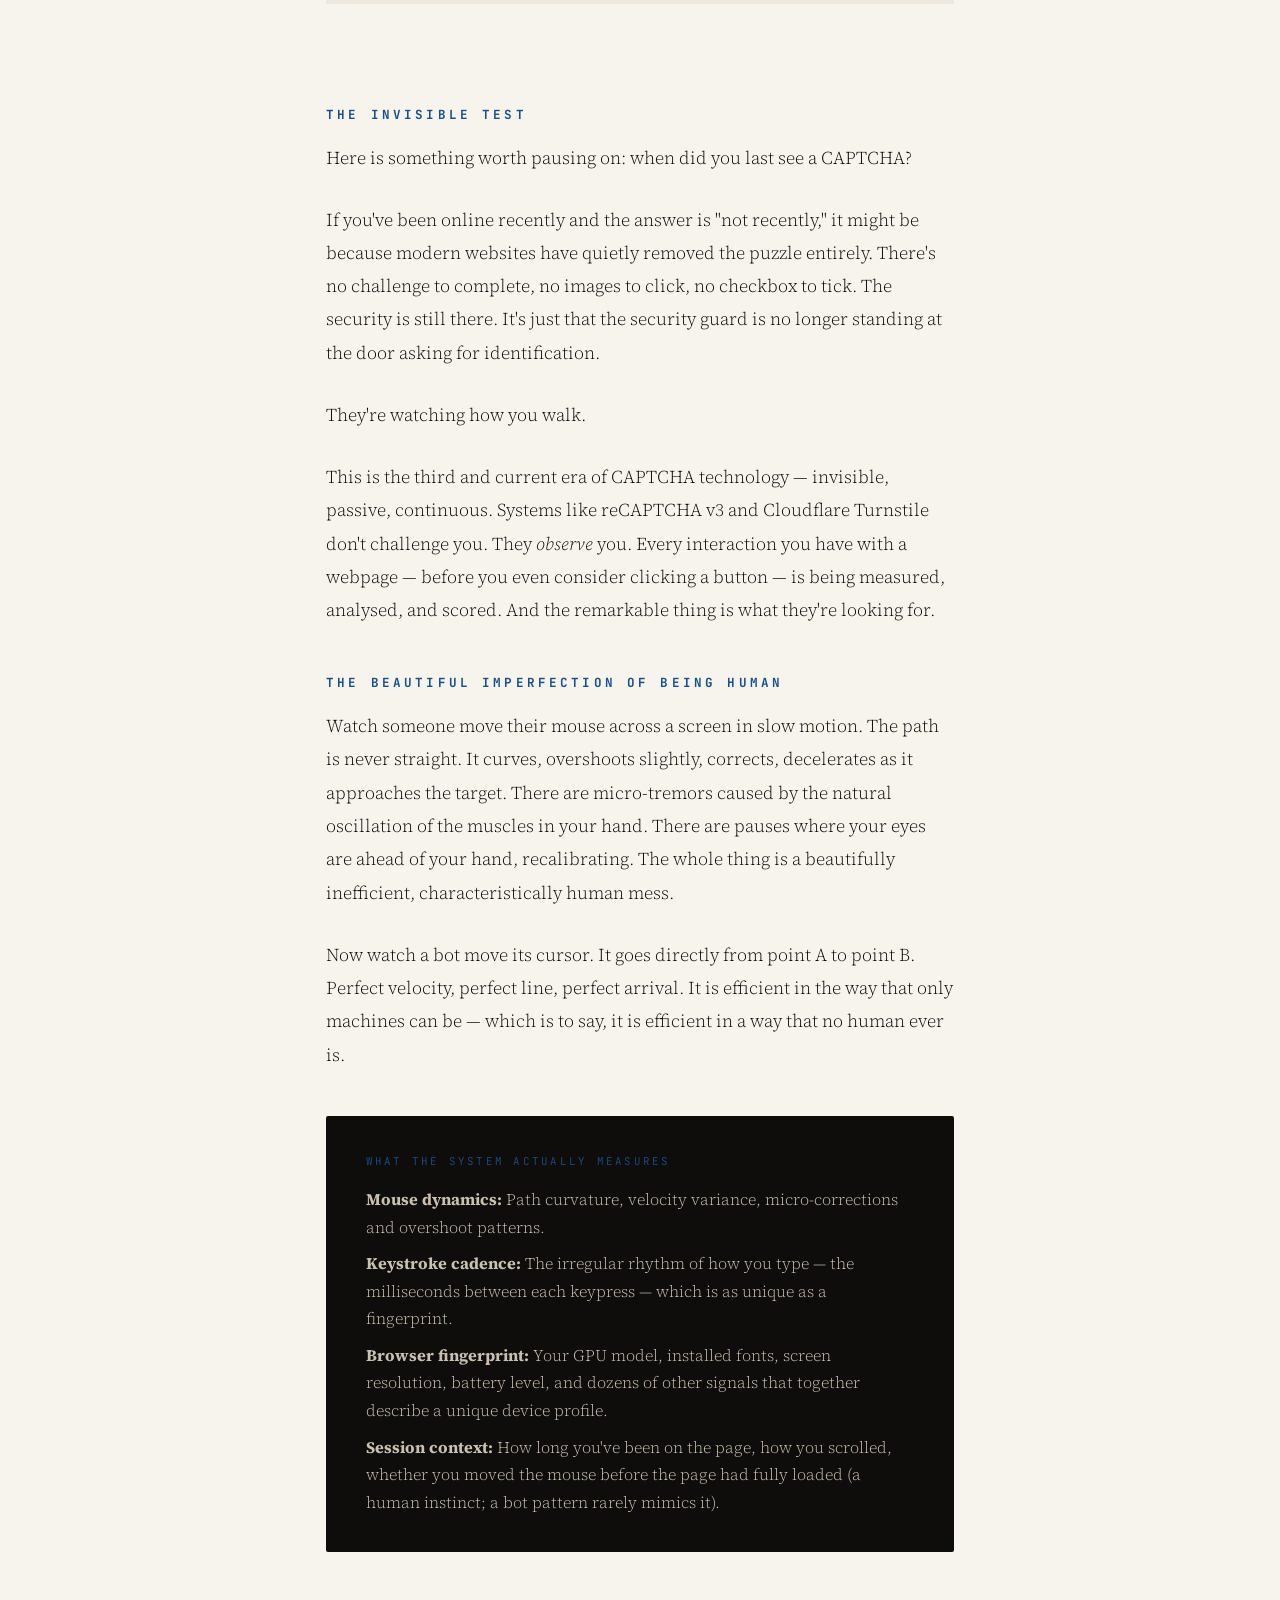
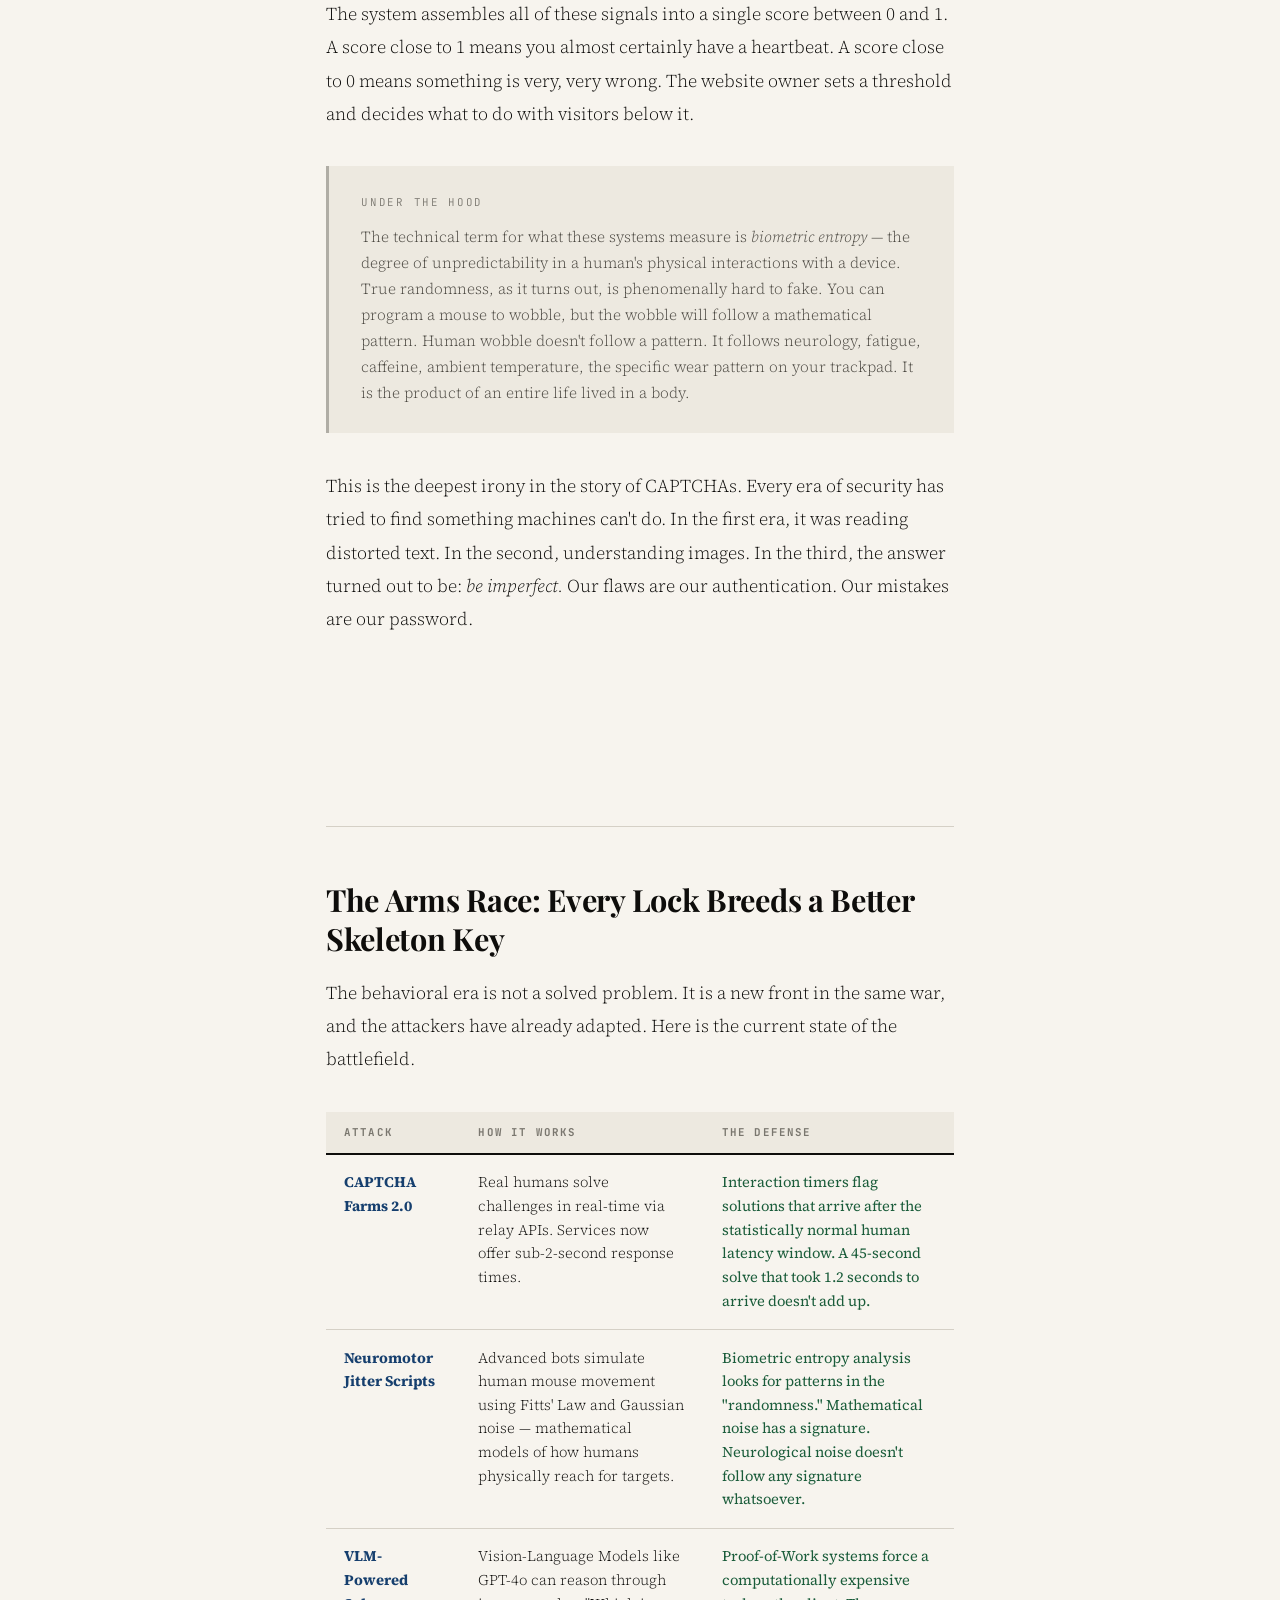
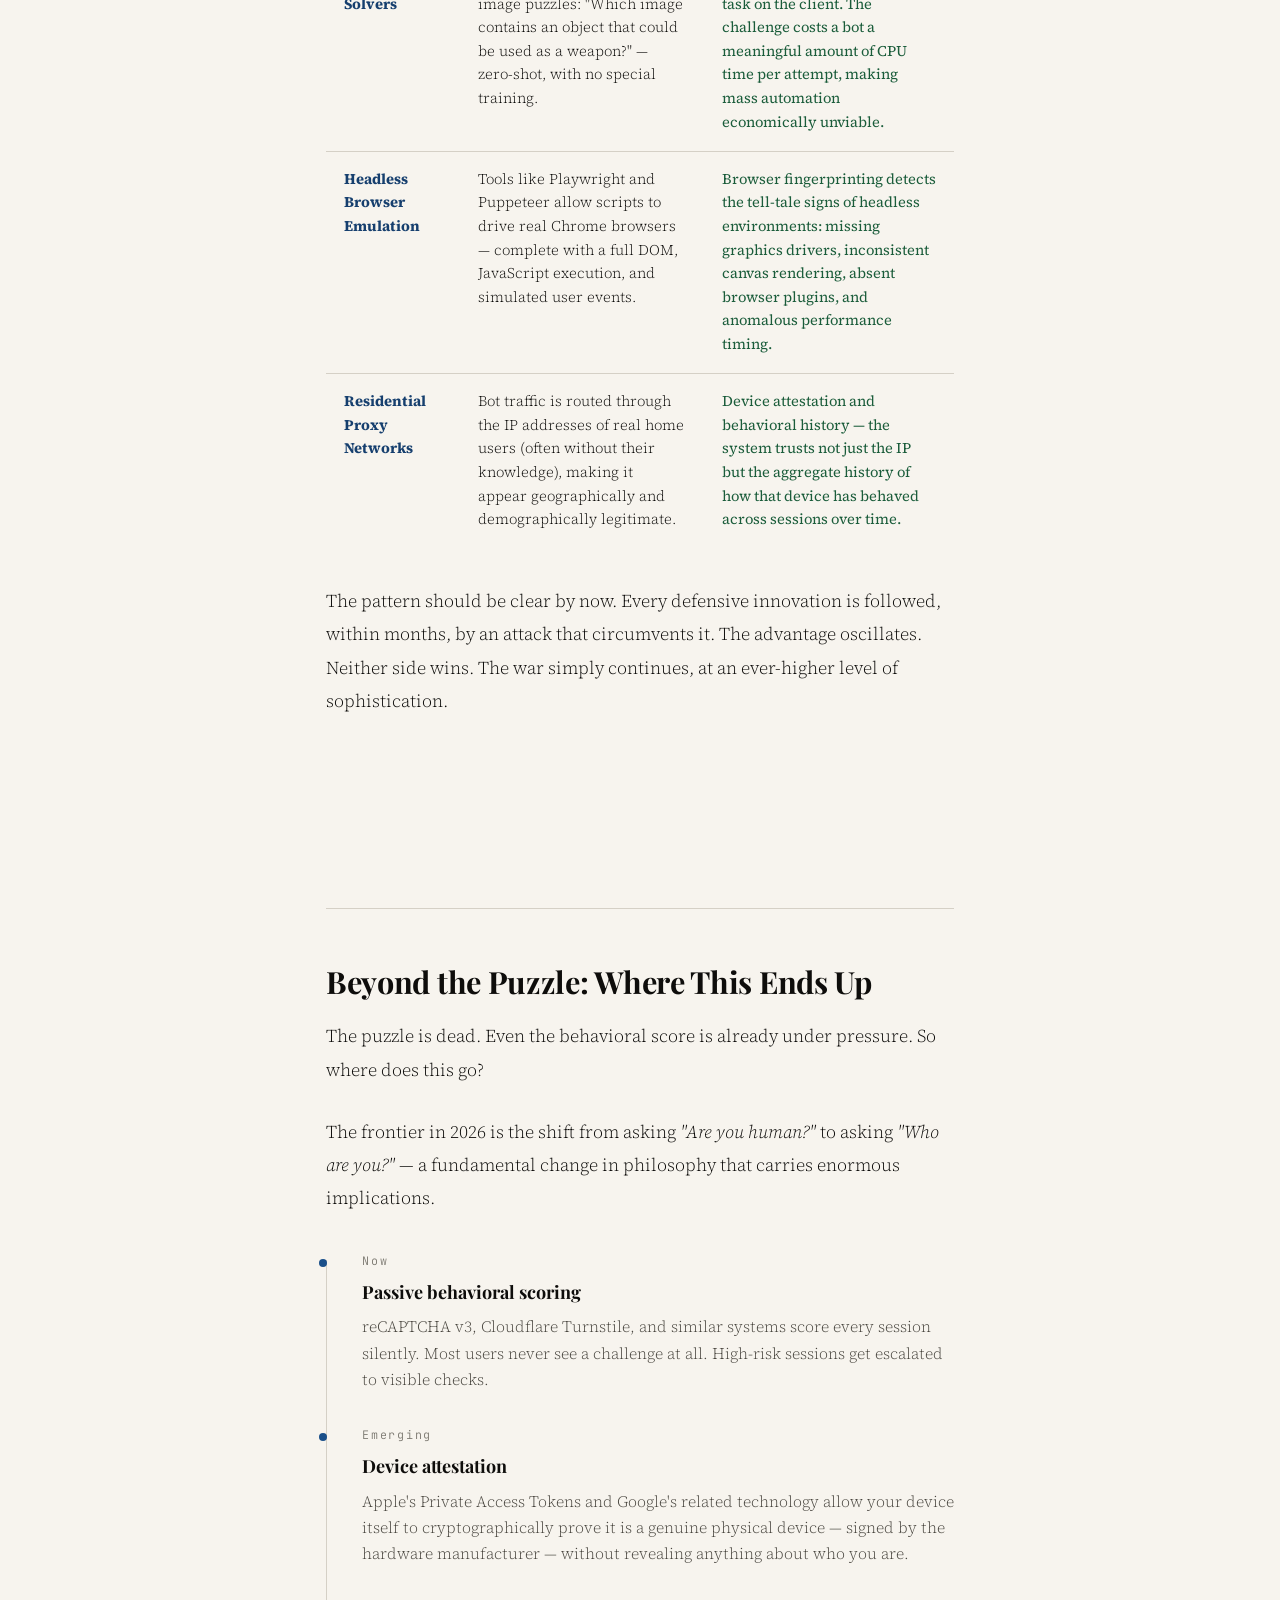
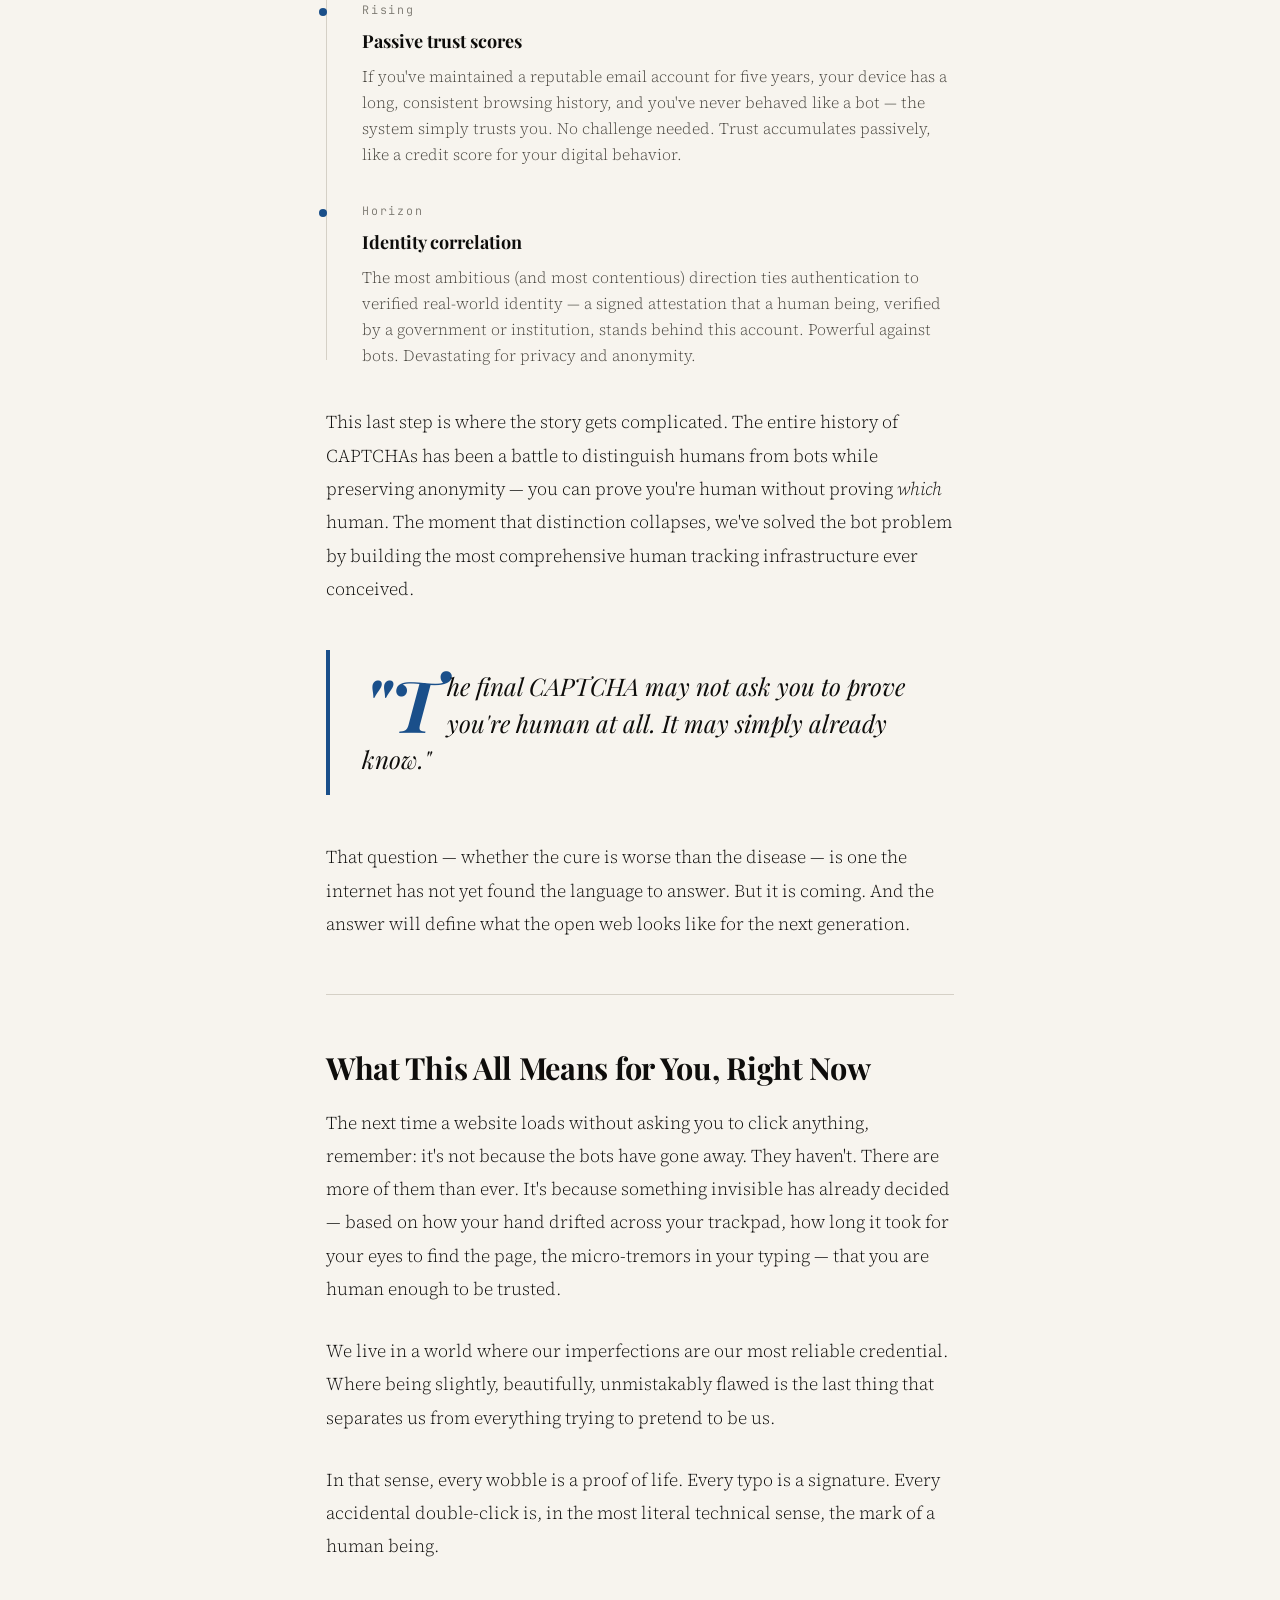
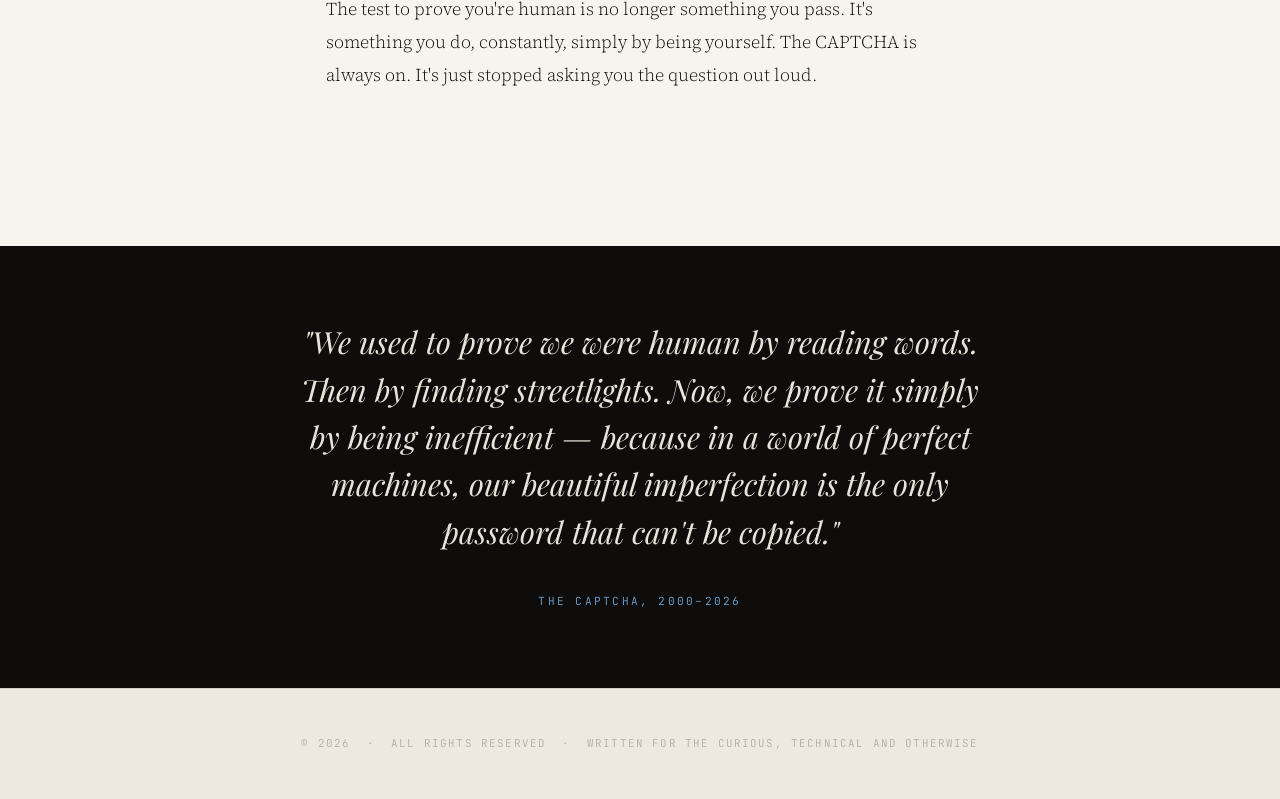
<file: thestillroom/captcha_inner.html>
<!DOCTYPE html>
<html lang="en">
<head>
<meta charset="UTF-8">
<meta name="viewport" content="width=device-width, initial-scale=1.0">
<title>Prove You're Human — The Secret War Behind Every Click</title>
<link rel="icon" href="favicon.svg" type="image/svg+xml">
<link href="https://fonts.googleapis.com/css2?family=Playfair+Display:ital,wght@0,400;0,700;1,400&family=Source+Serif+4:ital,opsz,wght@0,8..60,300;0,8..60,400;1,8..60,300&family=JetBrains+Mono:wght@400;500&display=swap" rel="stylesheet">
<link rel="stylesheet" href="blog-theme.css">
<style>
  *, *::before, *::after { box-sizing: border-box; margin: 0; padding: 0; }

  :root {
    --accent: var(--theme-accent);
    --accent-dim: var(--theme-accent-dim);
    --code-bg: var(--blog-dark-code-bg);
    --code-fg: var(--blog-dark-code-fg);
  }

  /* ── HEADER ── */
  .site-header {
    background: var(--ink);
    color: var(--paper);
    text-align: center;
    padding: 1rem 2rem;
    font-family: 'JetBrains Mono', monospace;
    font-size: 0.65rem;
    letter-spacing: 0.25em;
    text-transform: uppercase;
  }

  /* ── HERO ── */
  .hero {
    background: var(--ink);
    color: var(--paper);
    padding: 5rem 2rem 4rem;
    text-align: center;
    position: relative;
    overflow: hidden;
  }

  .hero::before {
    content: '';
    position: absolute;
    inset: 0;
    background-image: repeating-linear-gradient(
      0deg,
      transparent,
      transparent 2px,
      var(--hero-scanline) 2px,
      var(--hero-scanline) 4px
    );
    pointer-events: none;
  }

  .hero-kicker {
    font-family: 'JetBrains Mono', monospace;
    font-size: 0.65rem;
    letter-spacing: 0.3em;
    text-transform: uppercase;
    color: var(--accent);
    margin-bottom: 1.5rem;
    display: block;
  }

  .hero h1 {
    font-family: 'Playfair Display', serif;
    font-size: clamp(2.4rem, 6vw, 4.2rem);
    font-weight: 700;
    line-height: 1.12;
    max-width: 820px;
    margin: 0 auto 1.5rem;
    letter-spacing: -0.01em;
  }

  .hero h1 em {
    font-style: italic;
    color: var(--hero-emphasis);
  }

  .hero-sub {
    font-size: 1.05rem;
    font-weight: 300;
    color: var(--hero-sub);
    max-width: 560px;
    margin: 0 auto 2.5rem;
    line-height: 1.6;
  }

  .hero-meta {
    font-family: 'JetBrains Mono', monospace;
    font-size: 0.6rem;
    letter-spacing: 0.2em;
    color: var(--hero-meta);
    text-transform: uppercase;
    border-top: 1px solid var(--hero-border);
    padding-top: 1.5rem;
    max-width: 560px;
    margin: 0 auto;
    display: flex;
    justify-content: center;
    gap: 2rem;
  }

  /* ── LAYOUT ── */
  .container {
    max-width: 700px;
    margin: 0 auto;
    padding: 0 2rem;
  }

  .container-wide {
    max-width: 920px;
    margin: 0 auto;
    padding: 0 2rem;
  }

  /* ── BODY TYPOGRAPHY ── */
  .body-text {
    padding: 3rem 0;
  }

  .body-text p {
    margin-bottom: 1.6rem;
    font-size: 1rem;
  }

  .body-text p:first-child::first-letter {
    font-family: 'Playfair Display', serif;
    font-size: 4rem;
    font-weight: 700;
    float: left;
    line-height: 0.78;
    margin: 0.1em 0.1em 0 0;
    color: var(--accent);
  }

  .body-text h2 {
    font-family: 'Playfair Display', serif;
    font-size: 1.7rem;
    font-weight: 700;
    line-height: 1.25;
    margin: 3rem 0 1rem;
    letter-spacing: -0.01em;
  }

  .body-text h3 {
    font-family: 'JetBrains Mono', monospace;
    font-size: 0.7rem;
    letter-spacing: 0.25em;
    text-transform: uppercase;
    color: var(--accent);
    margin: 2.5rem 0 0.8rem;
  }

  .section-rule {
    border: none;
    border-top: 1px solid var(--rule);
    margin: 3rem 0;
  }

  /* ── PULL QUOTE ── */
  .pull-quote {
    border-left: 4px solid var(--accent);
    margin: 2.5rem 0;
    padding: 1rem 0 1rem 1.8rem;
  }

  .pull-quote p {
    font-family: 'Playfair Display', serif;
    font-size: 1.35rem;
    font-style: italic;
    line-height: 1.5;
    color: var(--ink);
    margin: 0 !important;
  }

  /* ── CALLOUT BOX ── */
  .callout {
    background: var(--ink);
    color: var(--paper);
    padding: 2rem 2.2rem;
    margin: 2.5rem 0;
    border-radius: 2px;
  }

  .callout .callout-label {
    font-family: 'JetBrains Mono', monospace;
    font-size: 0.6rem;
    letter-spacing: 0.3em;
    text-transform: uppercase;
    color: var(--accent);
    display: block;
    margin-bottom: 0.8rem;
  }

  .callout p {
    font-size: 0.9rem;
    line-height: 1.7;
    color: var(--callout-text);
    margin-bottom: 0.5rem;
  }

  .callout p:last-child { margin-bottom: 0; }

  /* ── TECH ASIDE ── */
  .tech-aside {
    background: var(--paper-dark);
    border-left: 3px solid var(--gray-light);
    padding: 1.5rem 1.8rem;
    margin: 2rem 0;
  }

  .tech-aside .tech-label {
    font-family: 'JetBrains Mono', monospace;
    font-size: 0.6rem;
    letter-spacing: 0.25em;
    text-transform: uppercase;
    color: var(--gray);
    display: block;
    margin-bottom: 0.6rem;
  }

  .tech-aside p {
    font-size: 0.85rem;
    line-height: 1.7;
    color: var(--aside-text);
    margin: 0;
  }

  /* ── ACT HEADER ── */
  .act-header {
    background: var(--paper-dark);
    border-top: 3px solid var(--ink);
    padding: 2rem 2.2rem;
    margin: 3rem 0 0;
  }

  .act-header .act-number {
    font-family: 'JetBrains Mono', monospace;
    font-size: 0.6rem;
    letter-spacing: 0.3em;
    text-transform: uppercase;
    color: var(--gray);
    display: block;
    margin-bottom: 0.4rem;
  }

  .act-header .act-title {
    font-family: 'Playfair Display', serif;
    font-size: 1.5rem;
    font-weight: 700;
    margin-bottom: 0.3rem;
  }

  .act-header .act-dates {
    font-family: 'JetBrains Mono', monospace;
    font-size: 0.65rem;
    color: var(--gray);
    letter-spacing: 0.1em;
  }

  /* ── ARMS RACE TABLE ── */
  .arms-table {
    width: 100%;
    border-collapse: collapse;
    font-size: 0.82rem;
    margin: 2rem 0;
  }

  .arms-table th {
    font-family: 'JetBrains Mono', monospace;
    font-size: 0.6rem;
    letter-spacing: 0.2em;
    text-transform: uppercase;
    color: var(--gray);
    text-align: left;
    padding: 0.6rem 1rem;
    border-bottom: 2px solid var(--ink);
    background: var(--paper-dark);
  }

  .arms-table td {
    padding: 0.9rem 1rem;
    border-bottom: 1px solid var(--rule);
    vertical-align: top;
    line-height: 1.6;
  }

  .arms-table tr:last-child td { border-bottom: none; }

  .arms-table .attack { color: var(--accent-dim); font-weight: 400; }
  .arms-table .defend { color: var(--success); font-weight: 400; }

  /* ── TIMELINE ── */
  .timeline {
    position: relative;
    padding-left: 2rem;
    margin: 2rem 0;
  }

  .timeline::before {
    content: '';
    position: absolute;
    left: 0;
    top: 0.5rem;
    bottom: 0.5rem;
    width: 1px;
    background: var(--rule);
  }

  .timeline-item {
    position: relative;
    margin-bottom: 1.8rem;
  }

  .timeline-item::before {
    content: '';
    position: absolute;
    left: -2.4rem;
    top: 0.45rem;
    width: 8px;
    height: 8px;
    border-radius: 50%;
    background: var(--accent);
  }

  .timeline-item .year {
    font-family: 'JetBrains Mono', monospace;
    font-size: 0.65rem;
    letter-spacing: 0.15em;
    color: var(--gray);
    display: block;
    margin-bottom: 0.2rem;
  }

  .timeline-item strong {
    font-family: 'Playfair Display', serif;
    font-size: 1rem;
    font-weight: 700;
    display: block;
    margin-bottom: 0.3rem;
  }

  .timeline-item p {
    font-size: 0.88rem;
    line-height: 1.65;
    color: var(--aside-text);
    margin: 0 !important;
  }

  /* ── FINAL QUOTE ── */
  .final-quote {
    background: var(--final-bg);
    color: var(--final-text);
    text-align: center;
    padding: 4rem 2rem;
    margin: 4rem 0 0;
  }

  .final-quote blockquote {
    font-family: 'Playfair Display', serif;
    font-size: clamp(1.2rem, 3vw, 1.7rem);
    font-style: italic;
    line-height: 1.55;
    max-width: 680px;
    margin: 0 auto 1.5rem;
    color: var(--final-text);
  }

  .final-quote cite {
    font-family: 'JetBrains Mono', monospace;
    font-size: 0.62rem;
    letter-spacing: 0.2em;
    text-transform: uppercase;
    color: var(--callout-label);
    font-style: normal;
  }

  /* ── FOOTER ── */
  footer {
    background: var(--paper-dark);
    border-top: 1px solid var(--rule);
    padding: 2.5rem 2rem;
    text-align: center;
    font-family: 'JetBrains Mono', monospace;
    font-size: 0.6rem;
    letter-spacing: 0.2em;
    text-transform: uppercase;
    color: var(--gray-light);
  }

  /* ── INLINE CODE ── */
  code {
    font-family: 'JetBrains Mono', monospace;
    font-size: 0.78em;
    background: var(--paper-dark);
    padding: 0.1em 0.4em;
    border-radius: 2px;
    color: var(--accent-dim);
  }

  /* ── RESPONSIVE ── */
  @media (max-width: 640px) {
    html { font-size: 16px; }
    .hero { padding: 3rem 1.5rem 2.5rem; }
    .container, .container-wide { padding: 0 1.2rem; }
    .arms-table { display: block; }
    .hero-meta { flex-direction: column; gap: 0.5rem; }
  }
</style>
</head>
<body class="blog-theme-captcha">

<a class="tsr-skip-link" href="#content">Skip to content</a>

<header class="tsr-shell-header">
  <div class="tsr-shell-inner">
    <a class="tsr-brand" href="index.html" aria-label="The Still Room home">
      <p class="tsr-brand-title">The Still Room</p>
      <p class="tsr-brand-subtitle">A quiet reading room</p>
    </a>
    <nav aria-label="Primary">
      <ul class="tsr-nav-list">
        <li><a href="index.html">Home</a></li>
        <li><a href="archive.html">Archive</a></li>
        <li><a href="wander.html">Wander</a></li>
        <li><a href="about.html">About</a></li>
      </ul>
    </nav>
    <div class="mode-controls" aria-label="Display controls">
      <button id="themeToggle" class="mode-btn" type="button" aria-pressed="false">Dark</button>
      <button id="torchToggle" class="mode-btn" type="button" aria-pressed="false">Torch</button>
    </div>
  </div>
</header>

<header class="site-header">
  Technology &nbsp;·&nbsp; Security &nbsp;·&nbsp; The Digital World
</header>

<!-- ═══ HERO ═══ -->
<section class="hero">
  <span class="hero-kicker">Feature / Long Read</span>
  <h1>Prove You're <em>Human.</em><br>The Secret War<br>Behind Every Click.</h1>
  <p class="hero-sub">
    You've solved thousands of them. You've been annoyed by them. You've probably stopped seeing them entirely. But right now, as you read this, one is watching you.
  </p>
  <div class="hero-meta">
    <span>Deep Dive</span>
    <span>~14 min read</span>
    <span>2026</span>
  </div>
</section>

<!-- ═══ OPENING ═══ -->
<div id="content" class="container">
  <div class="body-text">

    <p>
      Think about the last time concert tickets sold out in thirty seconds. Not twenty minutes. Thirty <em>seconds.</em> You refreshed the page, clicked "Buy," and watched the spinner turn — only to be told every seat was gone.
    </p>

    <p>
      You didn't lose to another fan who was faster. You lost to a script. A piece of software running on a rented server, operating without sleep, without hesitation, without a heartbeat — executing hundreds of purchase attempts per second while you were still loading your credit card details.
    </p>

    <p>
      That exact moment — that quiet humiliation — is the reason CAPTCHAs exist. And the story of how they work, why they keep failing, and what they're becoming next is one of the most quietly fascinating arms races in the history of technology.
    </p>

    <hr class="section-rule">

    <h2>What Is a CAPTCHA?</h2>

    <p>
      The acronym is almost offensively bureaucratic: <strong>Completely Automated Public Turing test to tell Computers and Humans Apart.</strong> Strip away the jargon and what you have is an idea borrowed from the godfather of computing himself — Alan Turing — who in 1950 proposed a simple test: if you can't tell by conversation whether something is a human or a machine, does it matter?
    </p>

    <p>
      CAPTCHAs flip that question. Instead of asking whether a machine seems human, they ask whether <em>you</em> seem human. They are bouncers at the door of the internet, and the cover charge has changed dramatically over the past two decades.
    </p>

    <div class="pull-quote">
      <p>"In the beginning, the test was about what you could see. Then it became about what you could understand. Now, it's about how you exist."</p>
    </div>

    <p>
      But before we get to how they work, we need to understand why they have to exist at all — because the threat they're defending against is far more serious than scalped concert tickets.
    </p>

    <hr class="section-rule">

    <h2>Why the Internet Needs a Bouncer</h2>

    <p>
      The internet was built on an optimistic lie: that everyone knocking on your door deserves to come in. Servers respond to requests. Forms accept submissions. Login pages accept passwords. The architecture was designed for openness, and bots — automated scripts that can make thousands of requests per second — exposed that openness as a critical vulnerability.
    </p>

    <p>
      Without some kind of gatekeeper, the consequences are concrete and damaging. <strong>Credential stuffing</strong> attacks take the billions of usernames and passwords leaked in data breaches and hammer them against login pages until something works. <strong>Spam bots</strong> create millions of fake accounts to flood review platforms, social networks, and comment sections. <strong>Scalping bots</strong> buy up limited inventory — sneakers, GPUs, concert seats — and resell them at criminal markups. <strong>Scraping bots</strong> steal entire databases of proprietary content — the result of years of human work — and hand it to a competitor or an AI training pipeline overnight.
    </p>

    <div class="callout">
      <span class="callout-label">By the numbers</span>
      <p>According to Imperva's 2024 Bad Bot Report, <strong>49.6%</strong> of all internet traffic was generated by bots — a figure that has grown every year since they first started counting.</p>
      <p>Nearly half the internet is not human. It never has been. The CAPTCHA is one of the only barriers standing in the way of the other half taking over entirely.</p>
    </div>

  </div>
</div>

<!-- ═══ ACT I ═══ -->
<div class="container">
  <div class="act-header">
    <span class="act-number">Act I</span>
    <div class="act-title">The Blurry-Eyed Bot</div>
    <span class="act-dates">2000 — 2014 · The Visual Era</span>
  </div>

  <div class="body-text">
    <h3>The Scene</h3>

    <p>
      The year is 2000. Luis von Ahn, a young computer scientist at Carnegie Mellon, has a problem. His university's research portal is being spammed by automated scripts. The solution he invents will eventually be used billions of times a day, in every country, on nearly every website.
    </p>

    <p>
      His idea is elegant in its simplicity. Take a word. Warp it. Stretch it, bend it, drown it in visual noise. Then ask the visitor to type what they see. A human, who has spent a lifetime learning to recognise patterns in chaos, will squint and succeed. A computer — running pattern-matching algorithms that work on clean, consistent pixel data — will fail.
    </p>

    <p>
      For almost a decade, it worked. The wavy text CAPTCHA became the standard gatekeeper of the internet. And then, quietly, it became something else entirely.
    </p>

    <h3>The Twist Nobody Saw Coming</h3>

    <p>
      Von Ahn did something extraordinary with the system he'd built. He realised that every time a human solved a CAPTCHA, they were performing a micro-unit of cognitive labour — recognising something that computers couldn't. He decided to put that labour to work.
    </p>

    <p>
      In 2007, he launched reCAPTCHA — and instead of showing users meaningless distorted text, he showed them two words: one known, one unknown. The known word was a control test. The unknown word was a scanned fragment from old books, newspapers, and manuscripts that optical character recognition software couldn't decode. Millions of humans, collectively, were transcribing the world's literature — one CAPTCHA at a time — without knowing it.
    </p>

    <div class="pull-quote">
      <p>"We were being used as unpaid transcriptionists for an enormous digitisation project. We thought we were proving we weren't bots. We were actually doing the work bots couldn't do."</p>
    </div>

    <p>
      Google acquired reCAPTCHA in 2009, recognising what it really was: a massive, self-financing human-labelling operation. But the deeper problem was looming. Computer vision was improving at a rate nobody had fully anticipated. By 2014, a Google AI could solve the hardest text CAPTCHAs with <strong>99.8% accuracy.</strong> The average human got them right only <strong>33%</strong> of the time.
    </p>

    <p>
      The wall had fallen. The very AI that CAPTCHAs were meant to stop had learned to read them better than we could.
    </p>

    <div class="tech-aside">
      <span class="tech-label">Under the hood</span>
      <p>The technique that broke text CAPTCHAs was called a Convolutional Neural Network (CNN) — a type of machine learning model that identifies features in images by looking for patterns at multiple levels of abstraction simultaneously. The same architecture that lets your phone recognise faces in photos was, by 2013, trivially cracking every variant of distorted-text security that had ever been deployed.</p>
    </div>

  </div>
</div>

<!-- ═══ ACT II ═══ -->
<div class="container">
  <div class="act-header">
    <span class="act-number">Act II</span>
    <div class="act-title">The Puppet Master</div>
    <span class="act-dates">2014 — 2022 · The Semantic Era</span>
  </div>

  <div class="body-text">
    <h3>The Scene</h3>

    <p>
      The warped text was dead. Google's response was reCAPTCHA v2 — the image grid puzzle you'll remember well: <em>"Click all squares containing a traffic light."</em> Nine images, maybe sixteen. Some containing obvious fire hydrants, some containing ambiguous slivers of one. This wasn't just pattern recognition anymore. It required spatial reasoning, semantic understanding, contextual judgement.
    </p>

    <p>
      It also, as we later came to understand, had a second purpose. Every time you clicked the squares containing a pedestrian crossing, a bus, a bicycle — you were teaching a self-driving car how to navigate a road. You were labelling training data for the most ambitious AI project in history. We were all, without a single opt-in, contributing to the future of autonomous transport.
    </p>

    <div class="callout">
      <span class="callout-label">The hidden contract</span>
      <p>"I am not a robot." That was the checkbox. What we were implicitly agreeing to was this: <em>I will label images for Google's computer vision research in exchange for access to this website.</em></p>
      <p>Nobody read the fine print. There wasn't any fine print. It was just the price of entry, and everyone paid it.</p>
    </div>

    <h3>The CAPTCHA Farm</h3>

    <p>
      The hackers didn't fight the puzzle. They outsourced it. The result was one of the most quietly dystopian innovations of the digital economy: the <strong>CAPTCHA farm.</strong>
    </p>

    <p>
      Imagine a room. Not a server room — a room with human beings at desks. In cities across South and Southeast Asia, workers were paid fractions of a cent per solve to sit in front of screens and click traffic lights, fire hydrants, and crosswalks all day. A bot would hit a website, encounter a CAPTCHA, and instead of trying to solve it, would relay the puzzle to this room. A human would solve it in seconds. The answer would be sent back. The bot would pass through as if nothing happened.
    </p>

    <p>
      At peak, CAPTCHA-solving services were advertising <strong>1,000 solves for under $1.</strong> The economics made them completely viable for any large-scale scraping or spam operation.
    </p>

    <div class="pull-quote">
      <p>"You weren't in a race against an algorithm. You were in a race against a person on the other side of the world being paid a penny to pretend to be you."</p>
    </div>

    <h3>The Second Flaw</h3>

    <p>
      Even without CAPTCHA farms, the semantic era had a built-in expiration date. The same AI that the puzzles were training was getting good enough to solve them independently. Breakthroughs in vision-language models — systems that could not just see an image but reason about what was in it — meant that by the early 2020s, automated systems were consistently outperforming humans on the very tasks designed to exclude them.
    </p>

    <p>
      The irony was complete. We had spent eight years training the enemy. Act II was over.
    </p>

  </div>
</div>

<!-- ═══ ACT III ═══ -->
<div class="container">
  <div class="act-header">
    <span class="act-number">Act III</span>
    <div class="act-title">The Ghost in the Machine</div>
    <span class="act-dates">2023 — Present · The Behavioral Era</span>
  </div>

  <div class="body-text">
    <h3>The Invisible Test</h3>

    <p>
      Here is something worth pausing on: when did you last see a CAPTCHA?
    </p>

    <p>
      If you've been online recently and the answer is "not recently," it might be because modern websites have quietly removed the puzzle entirely. There's no challenge to complete, no images to click, no checkbox to tick. The security is still there. It's just that the security guard is no longer standing at the door asking for identification.
    </p>

    <p>
      They're watching how you walk.
    </p>

    <p>
      This is the third and current era of CAPTCHA technology — invisible, passive, continuous. Systems like reCAPTCHA v3 and Cloudflare Turnstile don't challenge you. They <em>observe</em> you. Every interaction you have with a webpage — before you even consider clicking a button — is being measured, analysed, and scored. And the remarkable thing is what they're looking for.
    </p>

    <h3>The Beautiful Imperfection of Being Human</h3>

    <p>
      Watch someone move their mouse across a screen in slow motion. The path is never straight. It curves, overshoots slightly, corrects, decelerates as it approaches the target. There are micro-tremors caused by the natural oscillation of the muscles in your hand. There are pauses where your eyes are ahead of your hand, recalibrating. The whole thing is a beautifully inefficient, characteristically human mess.
    </p>

    <p>
      Now watch a bot move its cursor. It goes directly from point A to point B. Perfect velocity, perfect line, perfect arrival. It is efficient in the way that only machines can be — which is to say, it is efficient in a way that no human ever is.
    </p>

    <div class="callout">
      <span class="callout-label">What the system actually measures</span>
      <p><strong>Mouse dynamics:</strong> Path curvature, velocity variance, micro-corrections and overshoot patterns.</p>
      <p><strong>Keystroke cadence:</strong> The irregular rhythm of how you type — the milliseconds between each keypress — which is as unique as a fingerprint.</p>
      <p><strong>Browser fingerprint:</strong> Your GPU model, installed fonts, screen resolution, battery level, and dozens of other signals that together describe a unique device profile.</p>
      <p><strong>Session context:</strong> How long you've been on the page, how you scrolled, whether you moved the mouse before the page had fully loaded (a human instinct; a bot pattern rarely mimics it).</p>
    </div>

    <p>
      The system assembles all of these signals into a single score between 0 and 1. A score close to 1 means you almost certainly have a heartbeat. A score close to 0 means something is very, very wrong. The website owner sets a threshold and decides what to do with visitors below it.
    </p>

    <div class="tech-aside">
      <span class="tech-label">Under the hood</span>
      <p>The technical term for what these systems measure is <em>biometric entropy</em> — the degree of unpredictability in a human's physical interactions with a device. True randomness, as it turns out, is phenomenally hard to fake. You can program a mouse to wobble, but the wobble will follow a mathematical pattern. Human wobble doesn't follow a pattern. It follows neurology, fatigue, caffeine, ambient temperature, the specific wear pattern on your trackpad. It is the product of an entire life lived in a body.</p>
    </div>

    <p>
      This is the deepest irony in the story of CAPTCHAs. Every era of security has tried to find something machines can't do. In the first era, it was reading distorted text. In the second, understanding images. In the third, the answer turned out to be: <em>be imperfect.</em> Our flaws are our authentication. Our mistakes are our password.
    </p>

  </div>
</div>

<!-- ═══ ARMS RACE ═══ -->
<div class="container">
  <div class="body-text">
    <hr class="section-rule">

    <h2>The Arms Race: Every Lock Breeds a Better Skeleton Key</h2>

    <p>
      The behavioral era is not a solved problem. It is a new front in the same war, and the attackers have already adapted. Here is the current state of the battlefield.
    </p>

    <table class="arms-table">
      <thead>
        <tr>
          <th>Attack</th>
          <th>How it works</th>
          <th>The defense</th>
        </tr>
      </thead>
      <tbody>
        <tr>
          <td class="attack"><strong>CAPTCHA Farms 2.0</strong></td>
          <td>Real humans solve challenges in real-time via relay APIs. Services now offer sub-2-second response times.</td>
          <td class="defend">Interaction timers flag solutions that arrive after the statistically normal human latency window. A 45-second solve that took 1.2 seconds to arrive doesn't add up.</td>
        </tr>
        <tr>
          <td class="attack"><strong>Neuromotor Jitter Scripts</strong></td>
          <td>Advanced bots simulate human mouse movement using Fitts' Law and Gaussian noise — mathematical models of how humans physically reach for targets.</td>
          <td class="defend">Biometric entropy analysis looks for patterns in the "randomness." Mathematical noise has a signature. Neurological noise doesn't follow any signature whatsoever.</td>
        </tr>
        <tr>
          <td class="attack"><strong>VLM-Powered Solvers</strong></td>
          <td>Vision-Language Models like GPT-4o can reason through image puzzles: "Which image contains an object that could be used as a weapon?" — zero-shot, with no special training.</td>
          <td class="defend">Proof-of-Work systems force a computationally expensive task on the client. The challenge costs a bot a meaningful amount of CPU time per attempt, making mass automation economically unviable.</td>
        </tr>
        <tr>
          <td class="attack"><strong>Headless Browser Emulation</strong></td>
          <td>Tools like Playwright and Puppeteer allow scripts to drive real Chrome browsers — complete with a full DOM, JavaScript execution, and simulated user events.</td>
          <td class="defend">Browser fingerprinting detects the tell-tale signs of headless environments: missing graphics drivers, inconsistent canvas rendering, absent browser plugins, and anomalous performance timing.</td>
        </tr>
        <tr>
          <td class="attack"><strong>Residential Proxy Networks</strong></td>
          <td>Bot traffic is routed through the IP addresses of real home users (often without their knowledge), making it appear geographically and demographically legitimate.</td>
          <td class="defend">Device attestation and behavioral history — the system trusts not just the IP but the aggregate history of how that device has behaved across sessions over time.</td>
        </tr>
      </tbody>
    </table>

    <p>
      The pattern should be clear by now. Every defensive innovation is followed, within months, by an attack that circumvents it. The advantage oscillates. Neither side wins. The war simply continues, at an ever-higher level of sophistication.
    </p>

  </div>
</div>

<!-- ═══ THE FUTURE ═══ -->
<div class="container">
  <div class="body-text">
    <hr class="section-rule">

    <h2>Beyond the Puzzle: Where This Ends Up</h2>

    <p>
      The puzzle is dead. Even the behavioral score is already under pressure. So where does this go?
    </p>

    <p>
      The frontier in 2026 is the shift from asking <em>"Are you human?"</em> to asking <em>"Who are you?"</em> — a fundamental change in philosophy that carries enormous implications.
    </p>

    <div class="timeline">
      <div class="timeline-item">
        <span class="year">Now</span>
        <strong>Passive behavioral scoring</strong>
        <p>reCAPTCHA v3, Cloudflare Turnstile, and similar systems score every session silently. Most users never see a challenge at all. High-risk sessions get escalated to visible checks.</p>
      </div>
      <div class="timeline-item">
        <span class="year">Emerging</span>
        <strong>Device attestation</strong>
        <p>Apple's Private Access Tokens and Google's related technology allow your device itself to cryptographically prove it is a genuine physical device — signed by the hardware manufacturer — without revealing anything about who you are.</p>
      </div>
      <div class="timeline-item">
        <span class="year">Rising</span>
        <strong>Passive trust scores</strong>
        <p>If you've maintained a reputable email account for five years, your device has a long, consistent browsing history, and you've never behaved like a bot — the system simply trusts you. No challenge needed. Trust accumulates passively, like a credit score for your digital behavior.</p>
      </div>
      <div class="timeline-item">
        <span class="year">Horizon</span>
        <strong>Identity correlation</strong>
        <p>The most ambitious (and most contentious) direction ties authentication to verified real-world identity — a signed attestation that a human being, verified by a government or institution, stands behind this account. Powerful against bots. Devastating for privacy and anonymity.</p>
      </div>
    </div>

    <p>
      This last step is where the story gets complicated. The entire history of CAPTCHAs has been a battle to distinguish humans from bots while preserving anonymity — you can prove you're human without proving <em>which</em> human. The moment that distinction collapses, we've solved the bot problem by building the most comprehensive human tracking infrastructure ever conceived.
    </p>

    <div class="pull-quote">
      <p>"The final CAPTCHA may not ask you to prove you're human at all. It may simply already know."</p>
    </div>

    <p>
      That question — whether the cure is worse than the disease — is one the internet has not yet found the language to answer. But it is coming. And the answer will define what the open web looks like for the next generation.
    </p>

    <hr class="section-rule">

    <h2>What This All Means for You, Right Now</h2>

    <p>
      The next time a website loads without asking you to click anything, remember: it's not because the bots have gone away. They haven't. There are more of them than ever. It's because something invisible has already decided — based on how your hand drifted across your trackpad, how long it took for your eyes to find the page, the micro-tremors in your typing — that you are human enough to be trusted.
    </p>

    <p>
      We live in a world where our imperfections are our most reliable credential. Where being slightly, beautifully, unmistakably flawed is the last thing that separates us from everything trying to pretend to be us.
    </p>

    <p>
      In that sense, every wobble is a proof of life. Every typo is a signature. Every accidental double-click is, in the most literal technical sense, the mark of a human being.
    </p>

    <p>
      The test to prove you're human is no longer something you pass. It's something you do, constantly, simply by being yourself. The CAPTCHA is always on. It's just stopped asking you the question out loud.
    </p>

  </div>
</div>

<!-- ═══ CLOSING QUOTE ═══ -->
<div class="final-quote">
  <blockquote>
    "We used to prove we were human by reading words. Then by finding streetlights. Now, we prove it simply by being inefficient — because in a world of perfect machines, our beautiful imperfection is the only password that can't be copied."
  </blockquote>
  <cite>The CAPTCHA, 2000–2026</cite>
</div>

<footer>
  &copy; 2026 &nbsp;·&nbsp; All rights reserved &nbsp;·&nbsp; Written for the curious, technical and otherwise
</footer>

<script src="ui-effects.js" defer></script>
</body>
</html>
</file>
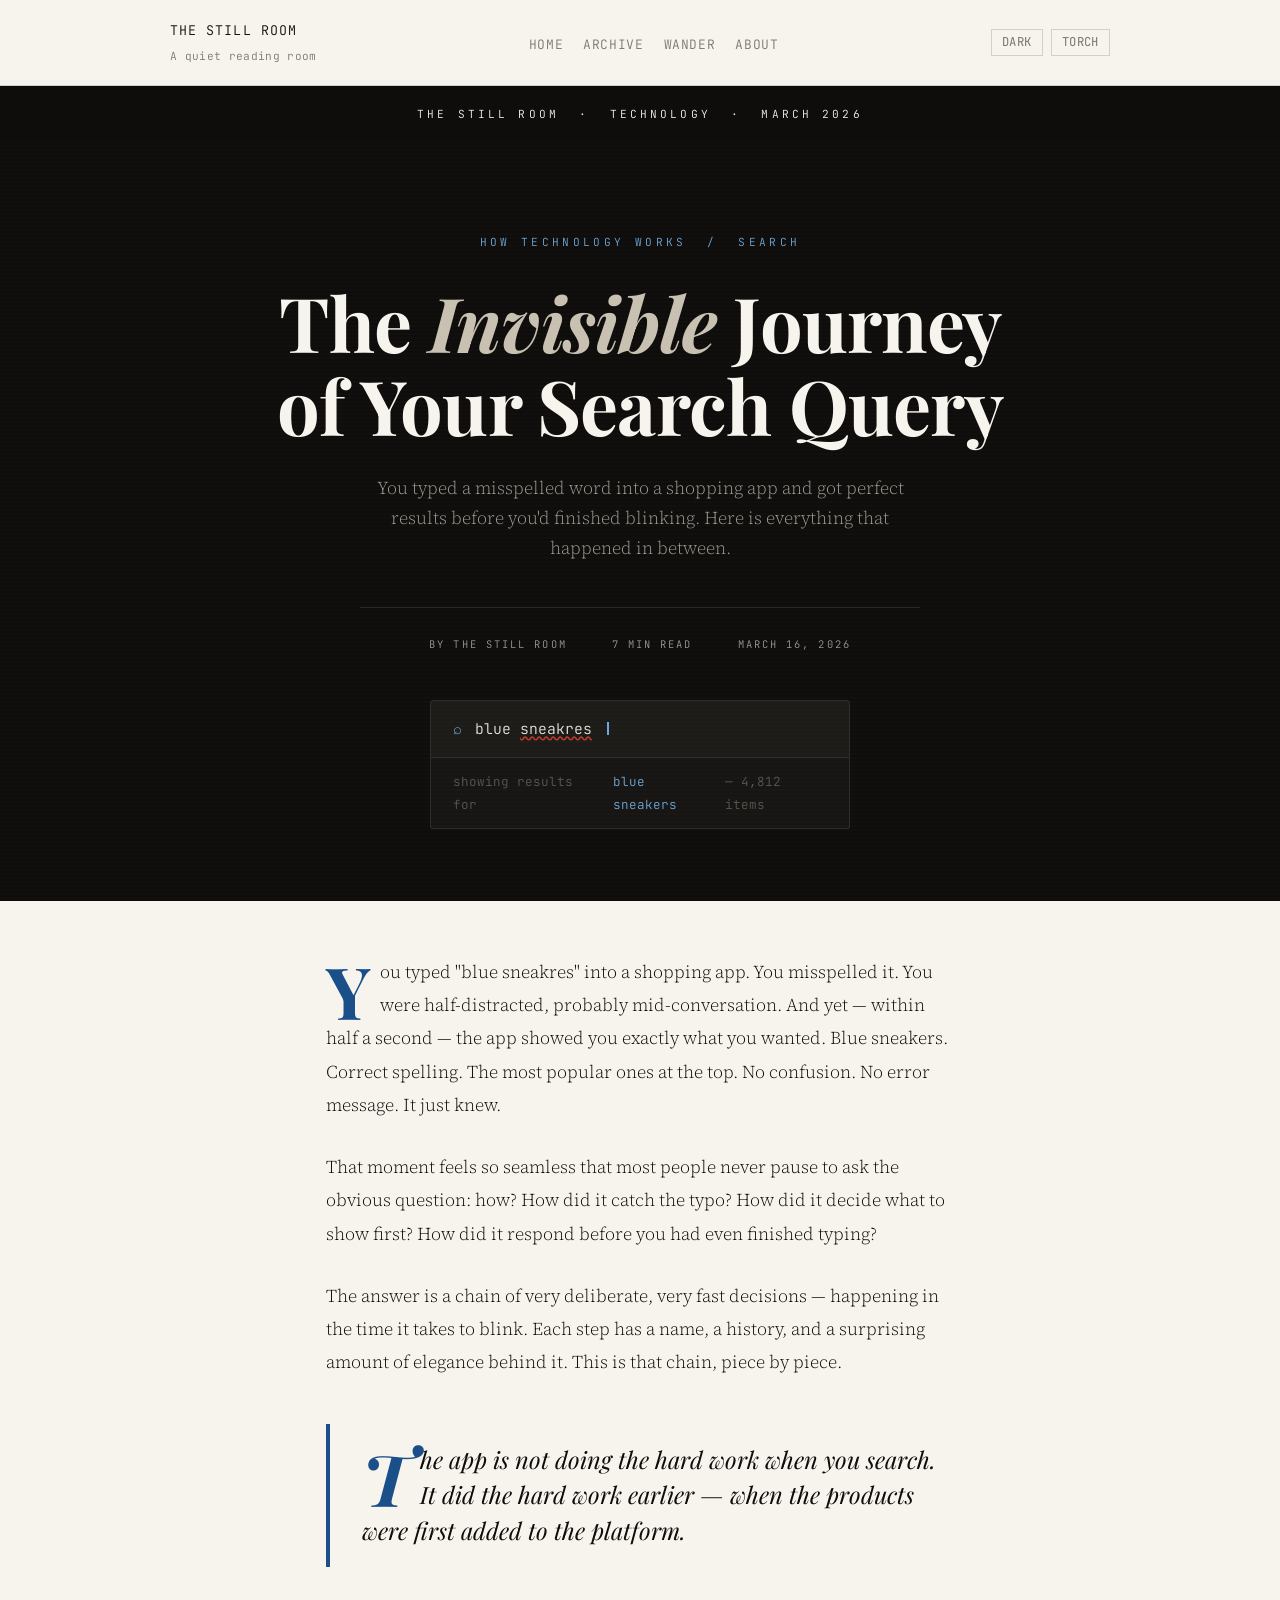
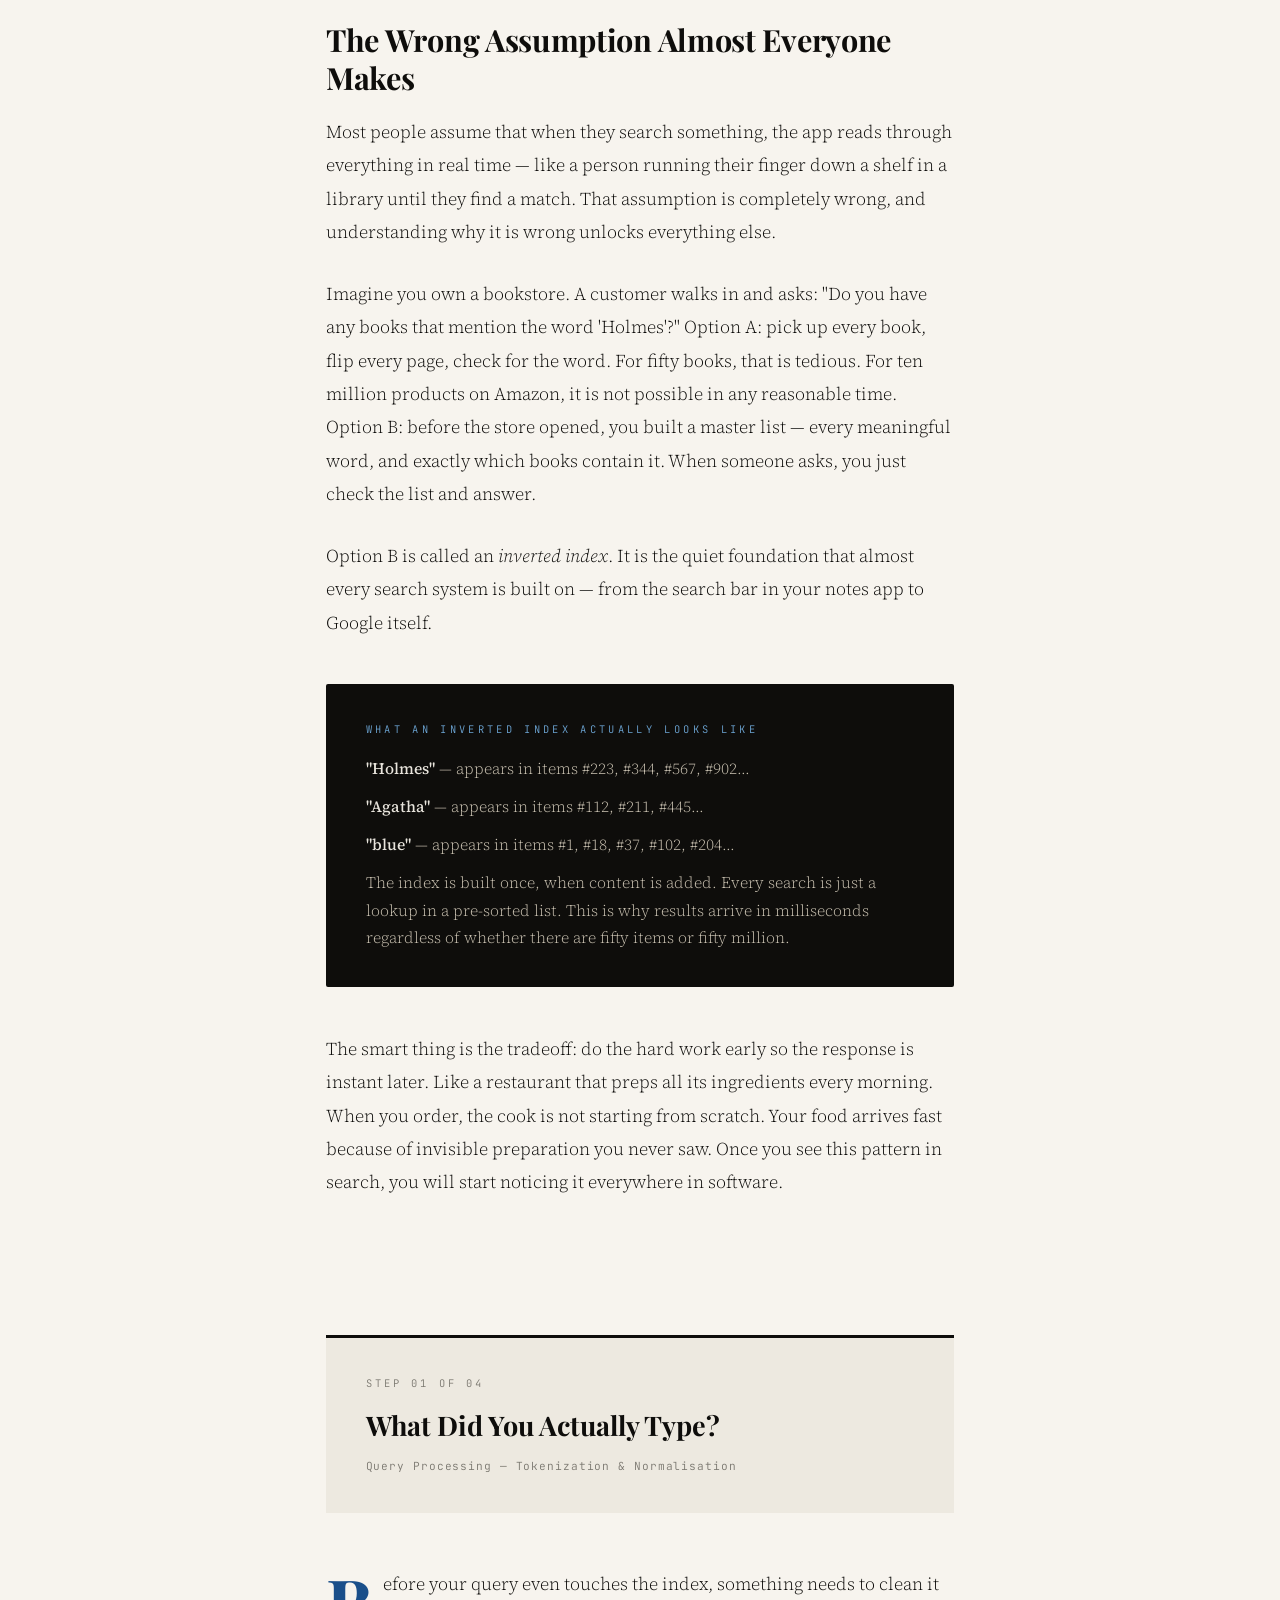
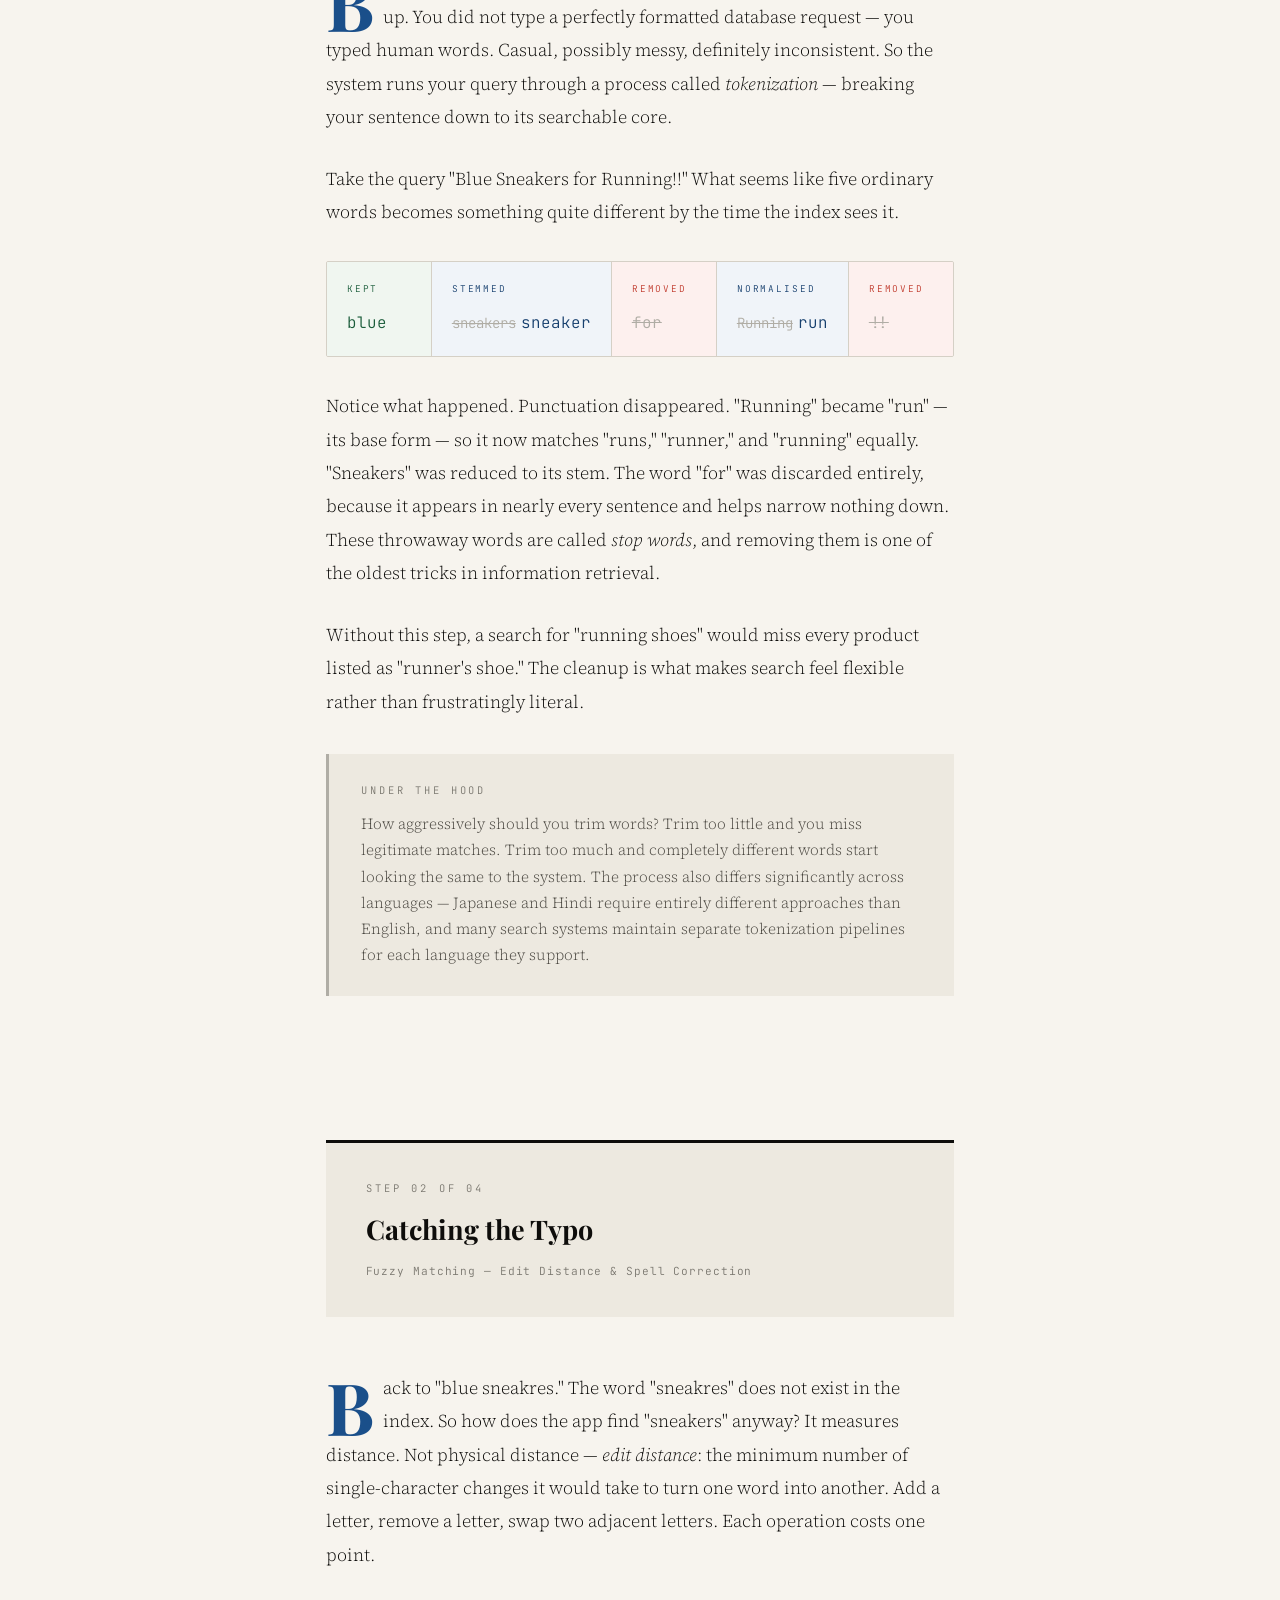
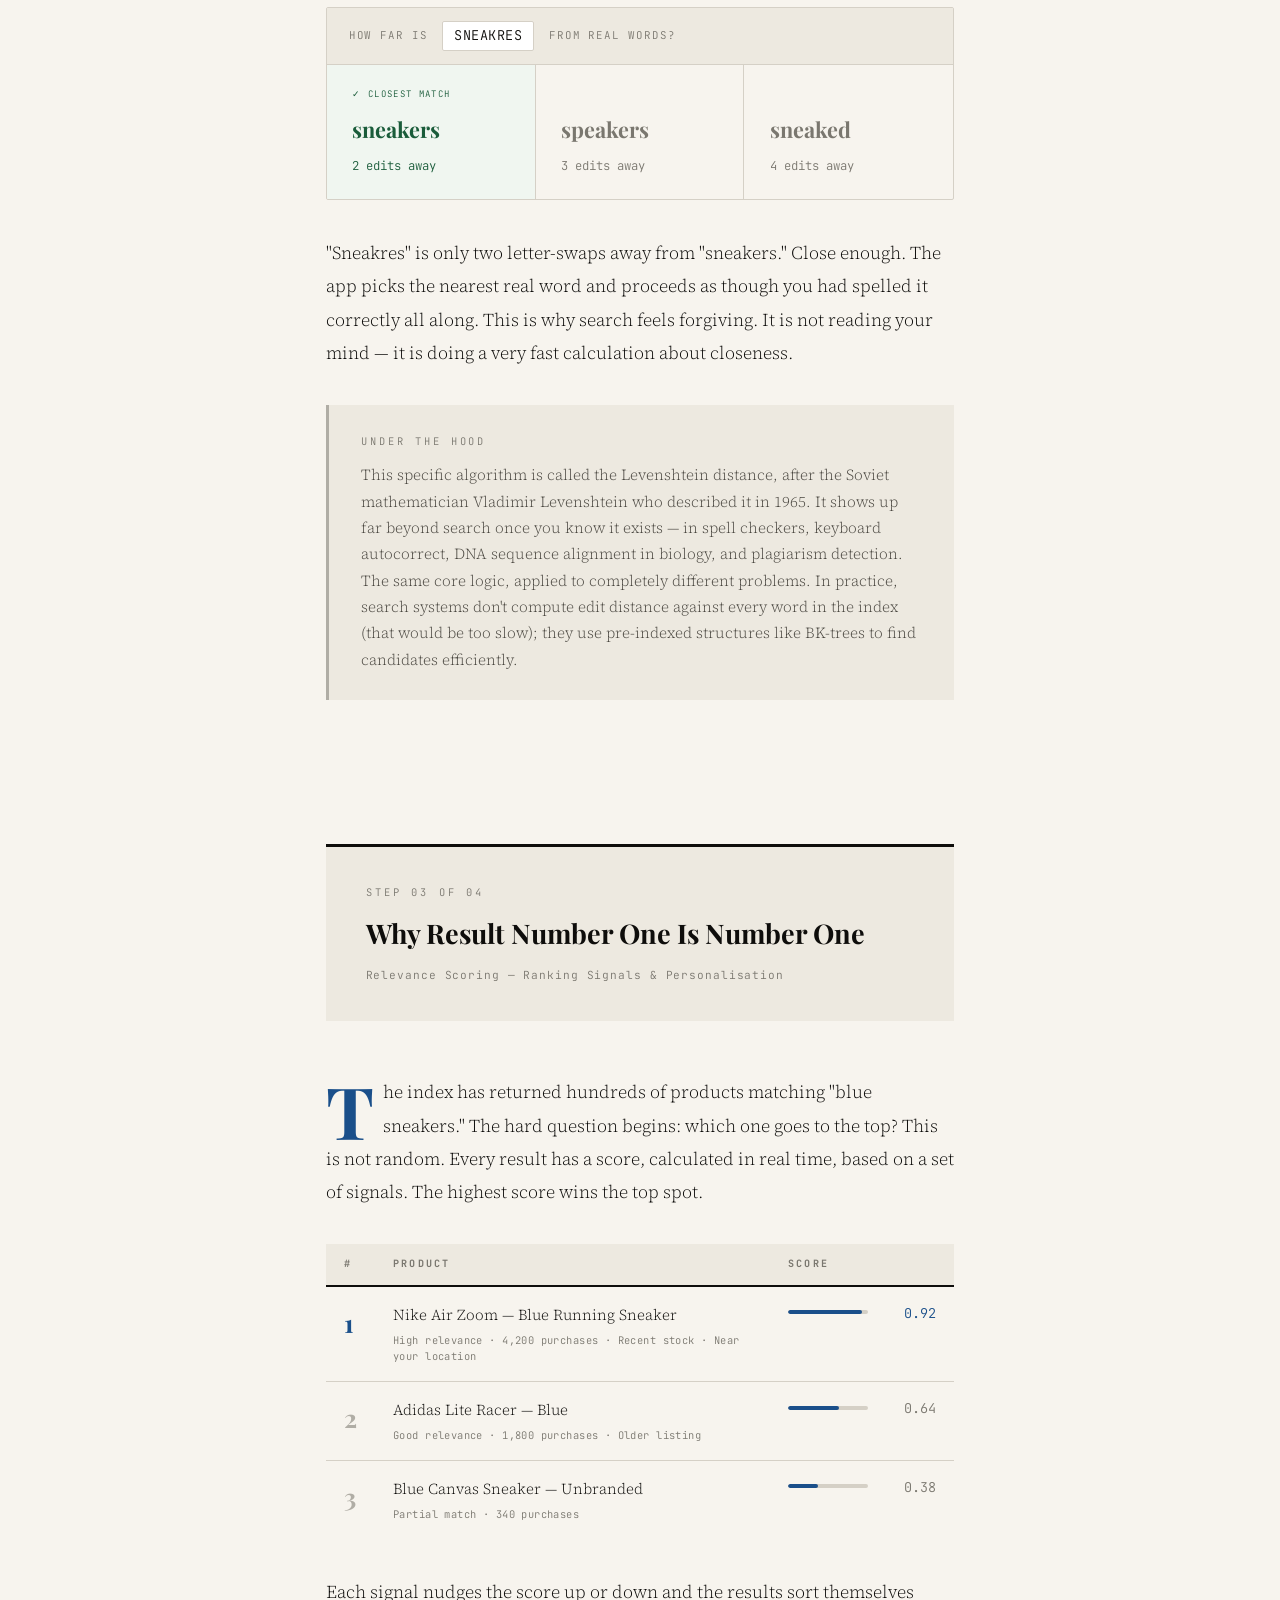
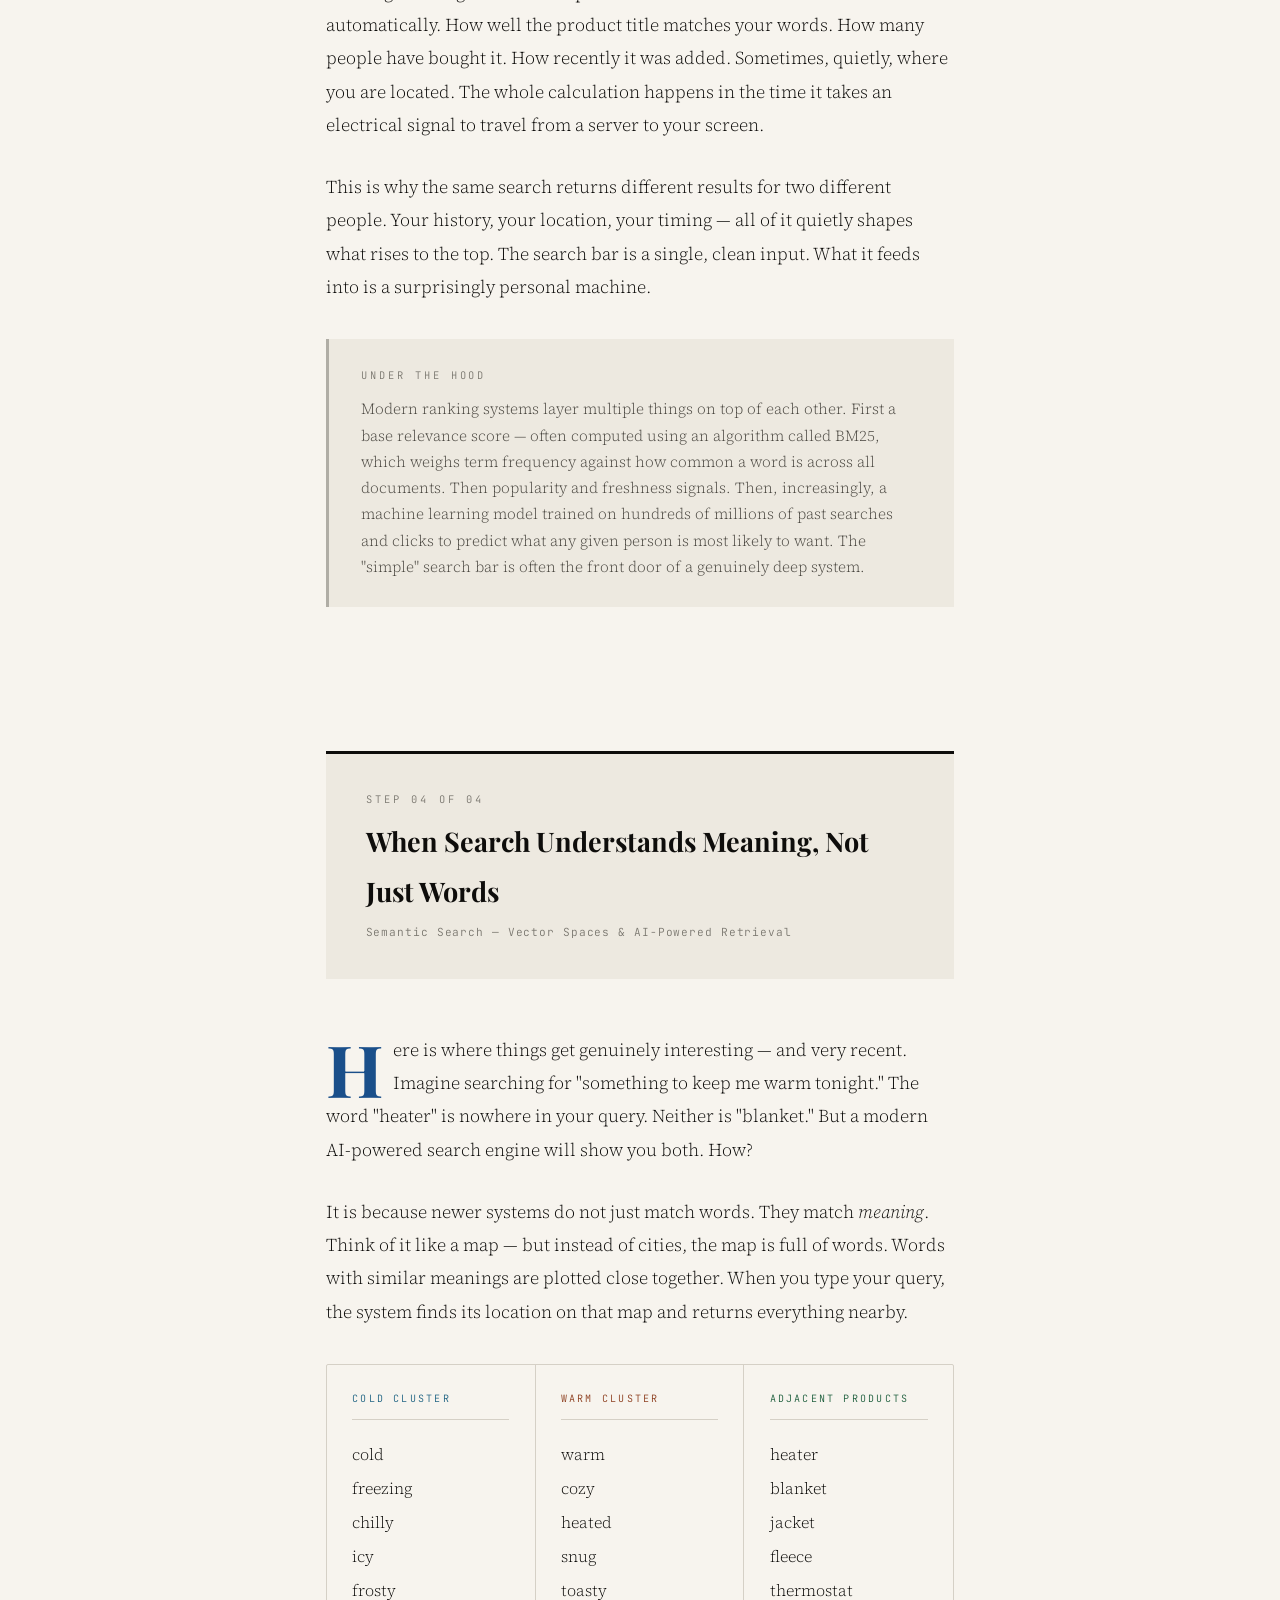
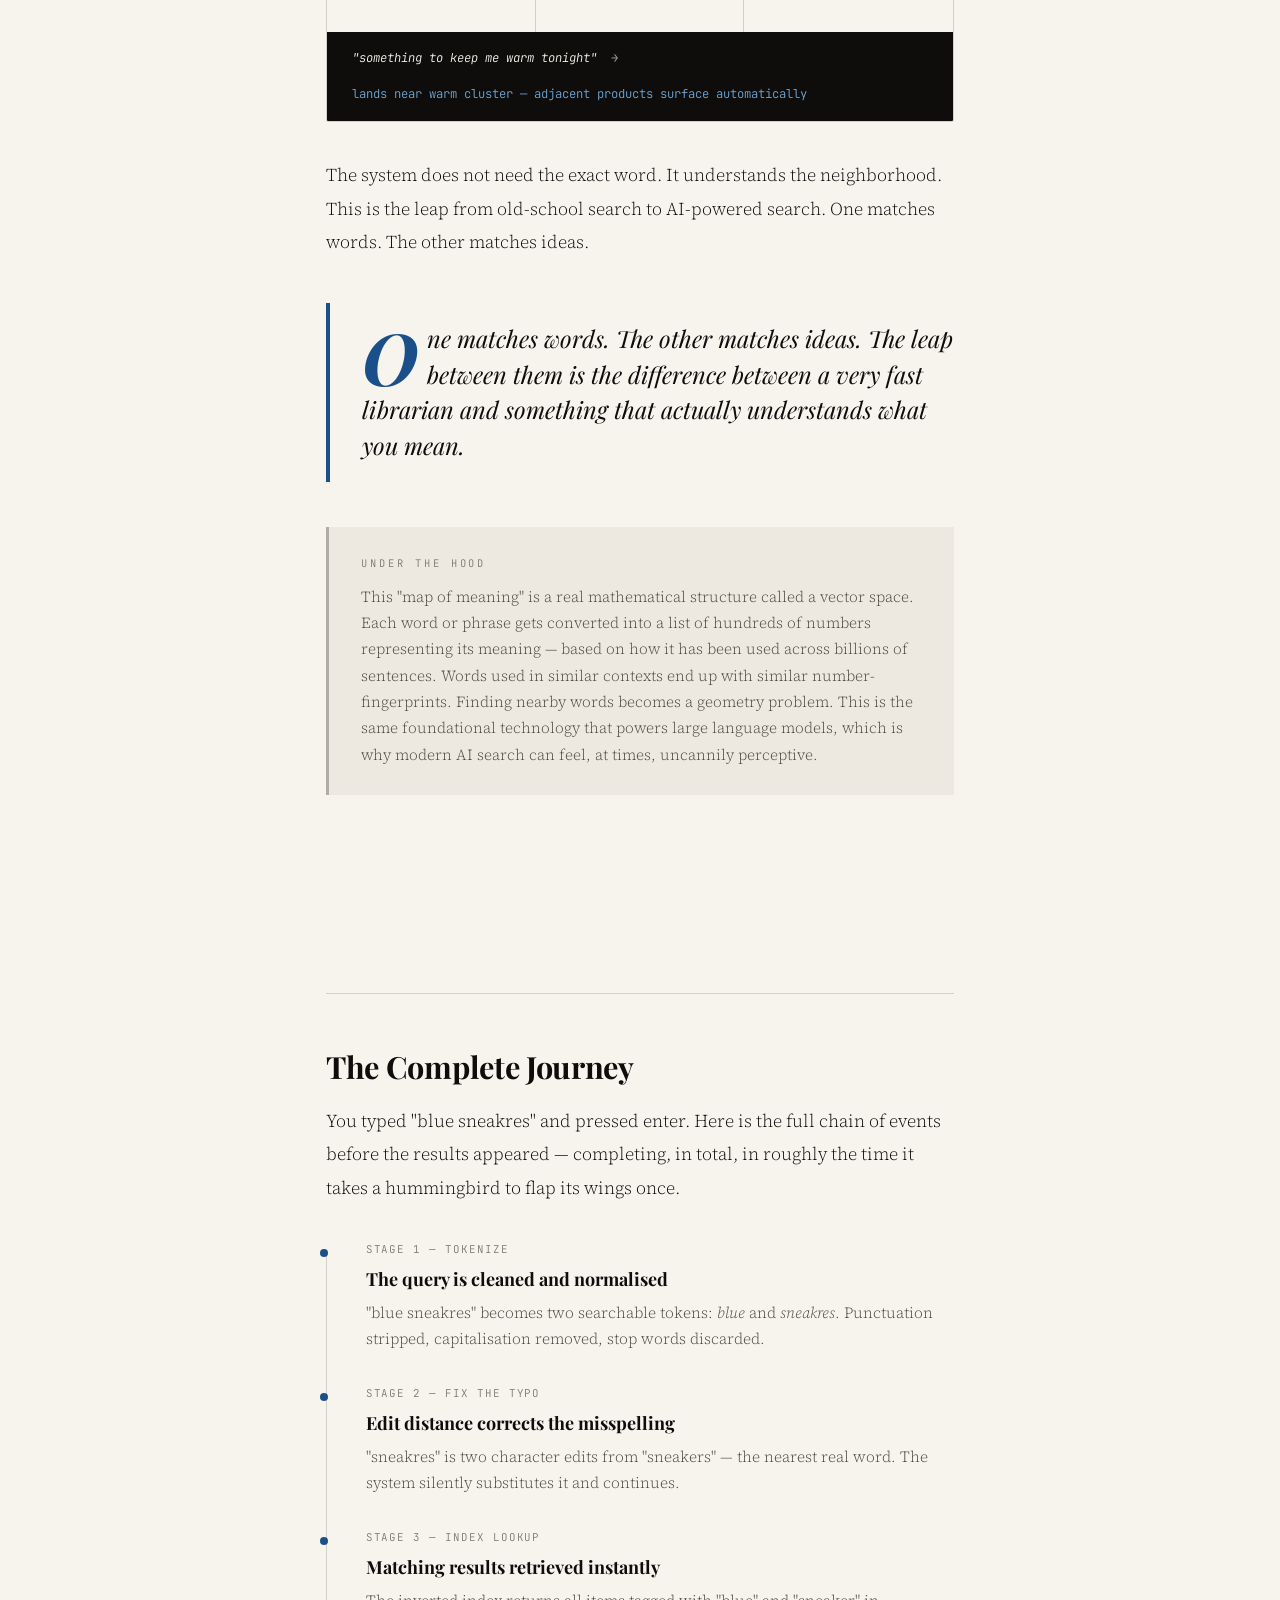
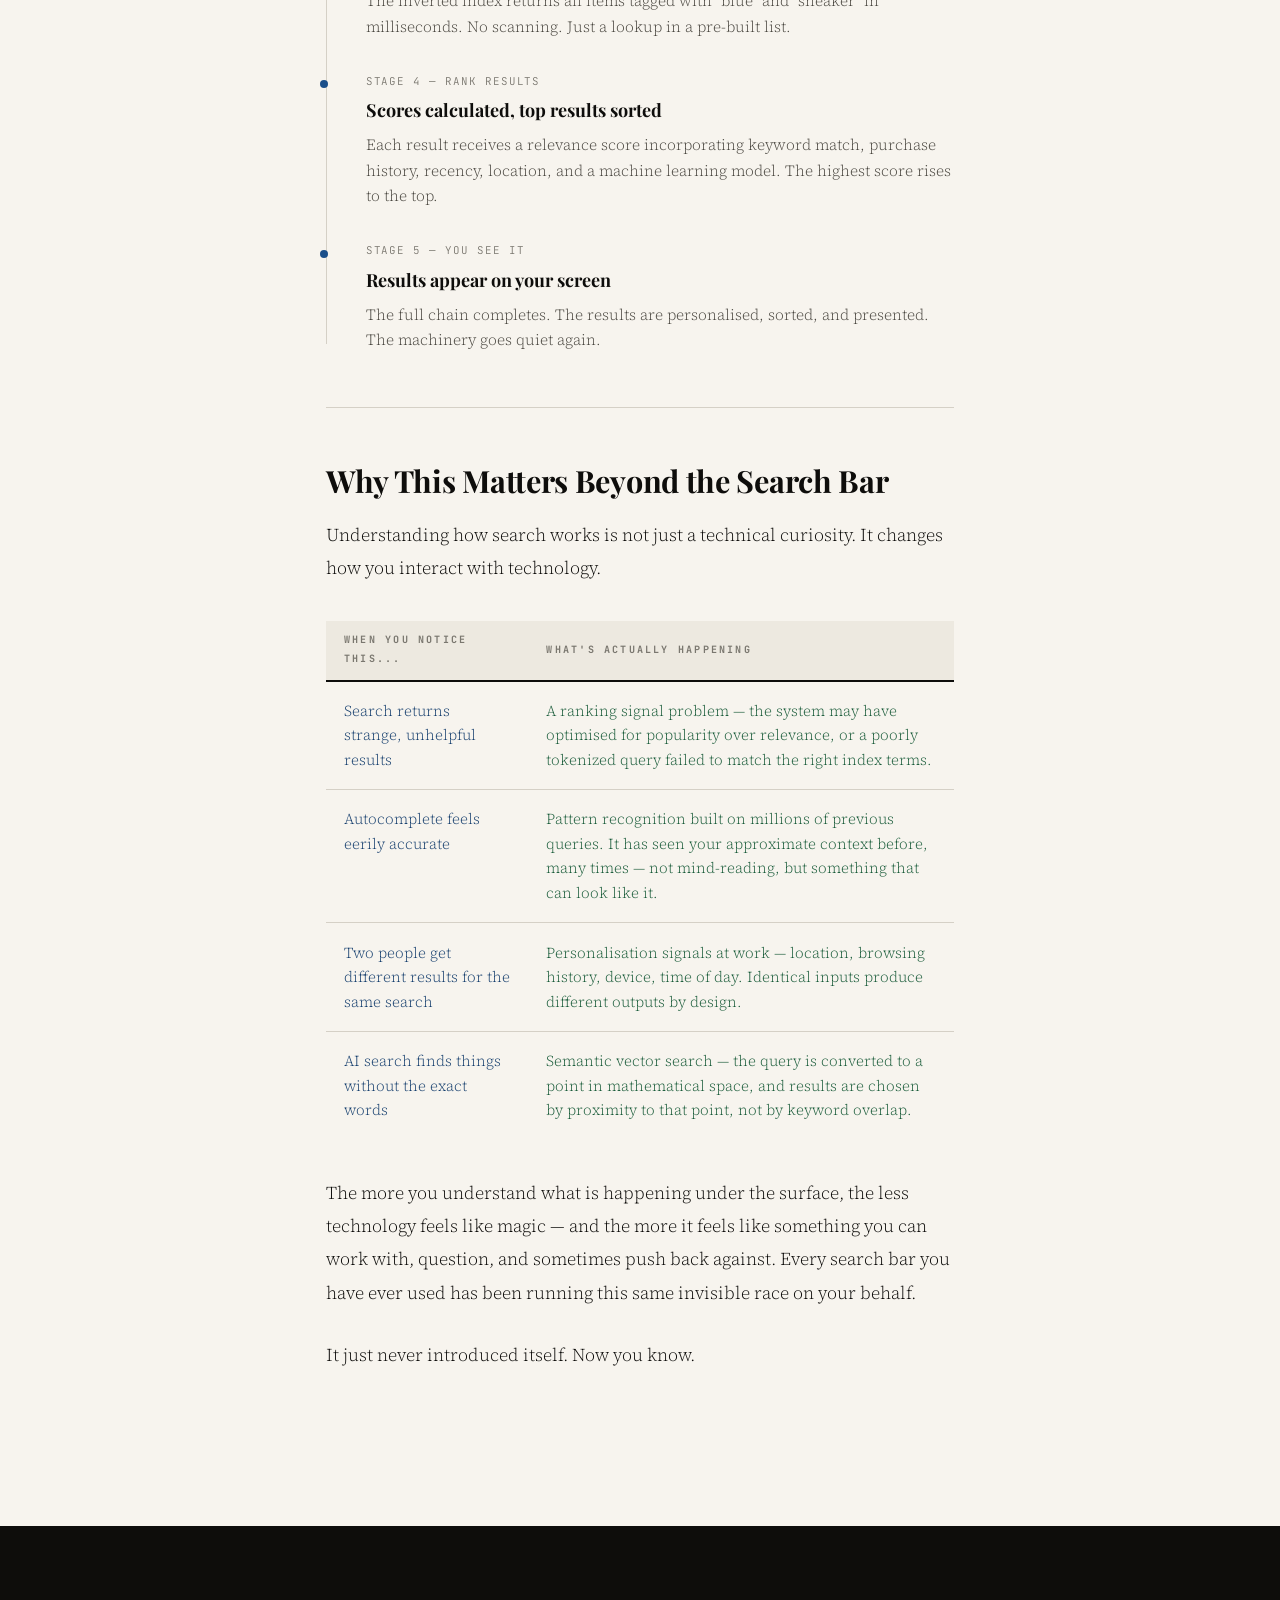
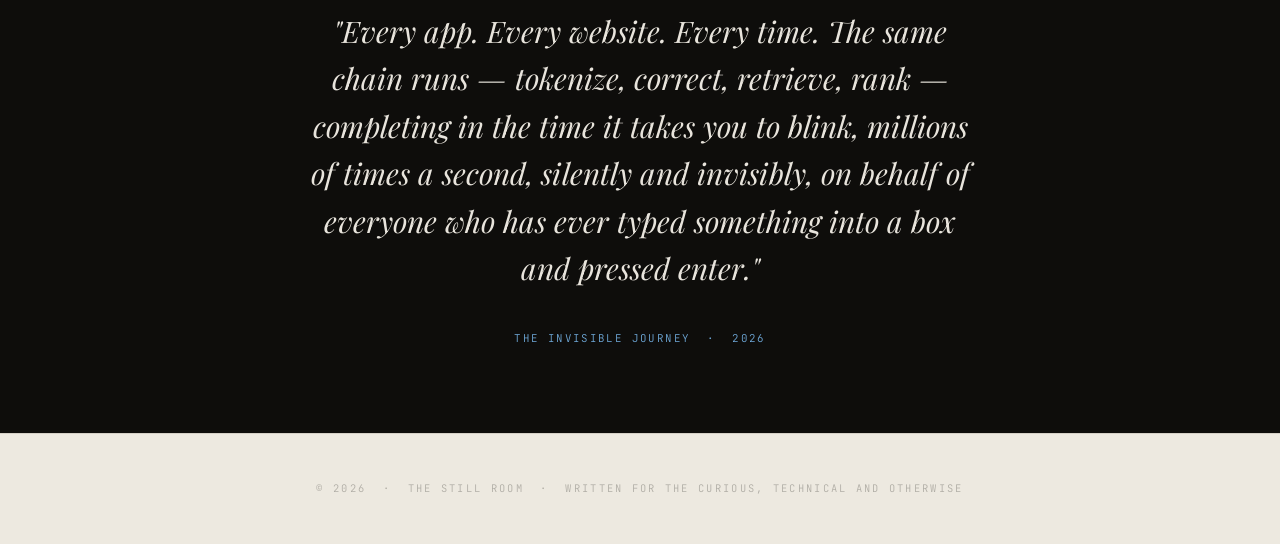
<file: thestillroom/searchquery.html>
<!DOCTYPE html>
<html lang="en">
<head>
<meta charset="UTF-8">
<meta name="viewport" content="width=device-width, initial-scale=1.0">
<title>The Invisible Journey of Your Search Query</title>
<link rel="icon" href="favicon.svg" type="image/svg+xml">
<link href="https://fonts.googleapis.com/css2?family=Playfair+Display:ital,wght@0,400;0,700;1,400&family=Source+Serif+4:ital,opsz,wght@0,8..60,300;0,8..60,400;1,8..60,300&family=JetBrains+Mono:wght@400;500&display=swap" rel="stylesheet">
<link rel="stylesheet" href="blog-theme.css">
<style>
  *, *::before, *::after { box-sizing: border-box; margin: 0; padding: 0; }

  :root[data-theme="dark"] .callout {
    background: var(--blog-callout-bg);
    color: var(--blog-text-heading);
    border: 1px solid var(--blog-callout-border);
  }

  :root[data-theme="dark"] .callout .callout-label { color: var(--blog-callout-label); }
  :root[data-theme="dark"] .callout p { color: var(--blog-callout-text); }
  :root[data-theme="dark"] .callout strong { color: var(--blog-callout-strong); }

  :root[data-theme="dark"] .tech-aside {
    background: var(--blog-aside-bg);
    border-left-color: var(--blog-aside-border);
  }

  :root[data-theme="dark"] .tech-aside .tech-label { color: var(--blog-aside-label); }
  :root[data-theme="dark"] .tech-aside p { color: var(--blog-aside-text); }

  :root[data-theme="dark"] .token-cell.keep {
    background: var(--blog-token-keep-bg);
  }

  :root[data-theme="dark"] .token-cell.keep .t-label,
  :root[data-theme="dark"] .token-cell.keep .t-word { color: var(--blog-token-keep-text); }

  :root[data-theme="dark"] .token-cell.drop {
    background: var(--blog-token-drop-bg);
  }

  :root[data-theme="dark"] .token-cell.drop .t-label { color: var(--blog-token-drop-label); }
  :root[data-theme="dark"] .token-cell.drop .t-word { color: var(--blog-token-drop-text); }

  :root[data-theme="dark"] .token-cell.change {
    background: var(--blog-token-change-bg);
  }

  :root[data-theme="dark"] .token-cell.change .t-label,
  :root[data-theme="dark"] .token-cell.change .t-word .new { color: var(--blog-token-change-text); }

  :root[data-theme="dark"] .token-cell.change .t-word .old {
    color: var(--blog-token-change-old);
  }

  :root[data-theme="dark"] .edit-block-header .query-chip {
    background: var(--blog-chip-bg);
    color: var(--blog-chip-text);
    border-color: var(--blog-chip-border);
  }

  :root[data-theme="dark"] .edit-candidate.winner {
    background: var(--blog-data-good-bg);
  }

  :root[data-theme="dark"] .edit-candidate.winner .winner-badge,
  :root[data-theme="dark"] .edit-candidate.winner .ec-word,
  :root[data-theme="dark"] .edit-candidate.winner .ec-dist { color: var(--blog-data-good-text); }

  :root[data-theme="dark"] .ranking-table td,
  :root[data-theme="dark"] .compare-table td {
    color: var(--blog-table-text);
  }

  :root[data-theme="dark"] .rank-signals { color: var(--blog-table-meta); }

  :root[data-theme="dark"] .compare-table .col-concept { color: var(--blog-table-concept); }
  :root[data-theme="dark"] .compare-table .col-result { color: var(--blog-table-result); }

  :root[data-theme="dark"] .cluster-col.cold .cluster-col-label { color: var(--blog-cluster-cold); }
  :root[data-theme="dark"] .cluster-col.warm .cluster-col-label { color: var(--blog-cluster-warm); }
  :root[data-theme="dark"] .cluster-col.things .cluster-col-label { color: var(--blog-cluster-things); }

  :root[data-theme="dark"] .cluster-words { color: var(--blog-cluster-words); }

  :root[data-theme="dark"] .cluster-footer {
    background: var(--blog-cluster-footer-bg);
    color: var(--blog-cluster-footer-text);
    border-top: 1px solid var(--blog-cluster-footer-border);
  }

  :root[data-theme="dark"] .cluster-footer .cf-query { color: var(--blog-cluster-query); }
  :root[data-theme="dark"] .cluster-footer .cf-lands { color: var(--blog-cluster-lands); }

  :root[data-theme="dark"] .journey-step .step-label { color: var(--blog-journey-label); }
  :root[data-theme="dark"] .journey-step p { color: var(--blog-journey-text); }

  /* HEADER */
  .site-header {
    background: var(--ink);
    color: var(--paper);
    text-align: center;
    padding: 1rem 2rem;
    font-family: 'JetBrains Mono', monospace;
    font-size: 0.62rem;
    letter-spacing: 0.28em;
    text-transform: uppercase;
  }

  /* HERO */
  .hero {
    background: var(--ink);
    color: var(--paper);
    padding: 5rem 2rem 4rem;
    text-align: center;
    position: relative;
    overflow: hidden;
  }

  .hero::before {
    content: '';
    position: absolute;
    inset: 0;
    background-image: repeating-linear-gradient(
      0deg, transparent, transparent 2px,
      var(--hero-scanline) 2px, var(--hero-scanline) 4px
    );
    pointer-events: none;
  }

  .hero-kicker {
    font-family: 'JetBrains Mono', monospace;
    font-size: 0.62rem;
    letter-spacing: 0.3em;
    text-transform: uppercase;
    color: var(--hero-kicker);
    margin-bottom: 1.5rem;
    display: block;
  }

  .hero h1 {
    font-family: 'Playfair Display', serif;
    font-size: clamp(2.4rem, 6vw, 4.2rem);
    font-weight: 700;
    line-height: 1.1;
    max-width: 820px;
    margin: 0 auto 1.5rem;
    letter-spacing: -0.01em;
  }

  .hero h1 em { font-style: italic; color: var(--hero-emphasis); }

  .hero-sub {
    font-size: 1rem;
    font-weight: 300;
    color: var(--hero-sub);
    max-width: 560px;
    margin: 0 auto 2.5rem;
    line-height: 1.65;
  }

  .hero-meta {
    font-family: 'JetBrains Mono', monospace;
    font-size: 0.58rem;
    letter-spacing: 0.2em;
    color: var(--hero-meta);
    text-transform: uppercase;
    border-top: 1px solid var(--hero-border);
    padding-top: 1.5rem;
    max-width: 560px;
    margin: 0 auto 2.5rem;
    display: flex;
    justify-content: center;
    gap: 2.5rem;
  }

  .hero-search-demo { max-width: 420px; margin: 0 auto; }

  .hero-search-bar {
    display: flex;
    align-items: center;
    gap: 0.75rem;
    background: var(--hero-ui-bar-bg);
    border: 1px solid var(--hero-ui-border);
    border-radius: 3px 3px 0 0;
    padding: 0.8rem 1.2rem;
    font-family: 'JetBrains Mono', monospace;
    font-size: 0.82rem;
    color: var(--hero-ui-text);
  }

  .hero-search-bar .qs { color: var(--hero-kicker); }
  .typo-mark { text-decoration: underline wavy var(--accent-red); }

  .cursor-blink {
    display: inline-block;
    width: 2px; height: 0.9em;
    background: var(--hero-kicker);
    vertical-align: middle;
    margin-left: 1px;
    animation: blink 1.1s step-end infinite;
  }
  @keyframes blink { 50% { opacity: 0; } }

  .hero-search-result {
    background: var(--hero-ui-panel-bg);
    border: 1px solid var(--hero-ui-border);
    border-top: none;
    border-radius: 0 0 3px 3px;
    padding: 0.65rem 1.2rem;
    font-family: 'JetBrains Mono', monospace;
    font-size: 0.7rem;
    color: var(--hero-ui-meta);
    display: flex;
    align-items: center;
    gap: 0.6rem;
    text-align: left;
  }

  .hero-search-result .corrected { color: var(--hero-kicker); }

  /* LAYOUT */
  .container { max-width: 700px; margin: 0 auto; padding: 0 2rem; }

  /* BODY TEXT */
  .body-text { padding: 3rem 0; }
  .body-text p { margin-bottom: 1.6rem; font-size: 1rem; }

  .body-text p:first-child::first-letter {
    font-family: 'Playfair Display', serif;
    font-size: 4rem;
    font-weight: 700;
    float: left;
    line-height: 0.78;
    margin: 0.1em 0.12em 0 0;
    color: var(--accent);
  }

  .body-text h2 {
    font-family: 'Playfair Display', serif;
    font-size: 1.7rem;
    font-weight: 700;
    line-height: 1.25;
    margin: 3rem 0 1rem;
    letter-spacing: -0.01em;
  }

  .body-text h3 {
    font-family: 'JetBrains Mono', monospace;
    font-size: 0.66rem;
    letter-spacing: 0.28em;
    text-transform: uppercase;
    color: var(--accent);
    margin: 2.5rem 0 0.8rem;
  }

  .section-rule { border: none; border-top: 1px solid var(--rule); margin: 3rem 0; }

  em { font-style: italic; }
  strong { font-weight: 500; }

  /* PULL QUOTE */
  .pull-quote {
    border-left: 4px solid var(--accent);
    margin: 2.5rem 0;
    padding: 1rem 0 1rem 1.8rem;
  }

  .pull-quote p {
    font-family: 'Playfair Display', serif;
    font-size: 1.32rem;
    font-style: italic;
    line-height: 1.5;
    color: var(--ink);
    margin: 0 !important;
  }

  /* DARK CALLOUT */
  .callout {
    background: var(--ink);
    color: var(--paper);
    padding: 2rem 2.2rem;
    margin: 2.5rem 0;
    border-radius: 2px;
  }

  .callout .callout-label {
    font-family: 'JetBrains Mono', monospace;
    font-size: 0.58rem;
    letter-spacing: 0.32em;
    text-transform: uppercase;
    color: var(--callout-label);
    display: block;
    margin-bottom: 0.9rem;
  }

  .callout p { font-size: 0.88rem; line-height: 1.72; color: var(--callout-text); margin-bottom: 0.6rem; }
  .callout p:last-child { margin-bottom: 0; }
  .callout strong { color: var(--callout-strong); font-weight: 500; }

  /* TECH ASIDE */
  .tech-aside {
    background: var(--paper-dark);
    border-left: 3px solid var(--gray-light);
    padding: 1.5rem 1.8rem;
    margin: 2rem 0;
  }

  .tech-aside .tech-label {
    font-family: 'JetBrains Mono', monospace;
    font-size: 0.58rem;
    letter-spacing: 0.28em;
    text-transform: uppercase;
    color: var(--gray);
    display: block;
    margin-bottom: 0.6rem;
  }

  .tech-aside p { font-size: 0.85rem; line-height: 1.72; color: var(--aside-text); margin: 0; }

  /* ACT HEADER */
  .act-header {
    background: var(--paper-dark);
    border-top: 3px solid var(--ink);
    padding: 2rem 2.2rem;
    margin: 3rem 0 0;
  }

  .act-header .act-number {
    font-family: 'JetBrains Mono', monospace;
    font-size: 0.58rem;
    letter-spacing: 0.3em;
    text-transform: uppercase;
    color: var(--gray);
    display: block;
    margin-bottom: 0.4rem;
  }

  .act-header .act-title {
    font-family: 'Playfair Display', serif;
    font-size: 1.5rem;
    font-weight: 700;
    margin-bottom: 0.3rem;
  }

  .act-header .act-sub {
    font-family: 'JetBrains Mono', monospace;
    font-size: 0.62rem;
    color: var(--gray);
    letter-spacing: 0.08em;
  }

  /* TOKEN ROW */
  .token-row {
    display: flex;
    border: 1px solid var(--rule);
    border-radius: 2px;
    overflow: hidden;
    margin: 1.8rem 0;
  }

  .token-cell { flex: 1; padding: 1rem 1.1rem; border-right: 1px solid var(--rule); }
  .token-cell:last-child { border-right: none; }

  .token-cell .t-label {
    font-family: 'JetBrains Mono', monospace;
    font-size: 0.52rem;
    letter-spacing: 0.2em;
    text-transform: uppercase;
    display: block;
    margin-bottom: 0.4rem;
  }

  .token-cell .t-word { font-family: 'JetBrains Mono', monospace; font-size: 0.88rem; }

  .token-cell.keep { background: var(--blog-token-keep-bg); }
  .token-cell.keep .t-label { color: var(--blog-token-keep-text); }
  .token-cell.keep .t-word { color: var(--blog-token-keep-text); }

  .token-cell.drop { background: var(--blog-token-drop-bg); }
  .token-cell.drop .t-label { color: var(--accent-red); }
  .token-cell.drop .t-word { color: var(--blog-token-drop-text); text-decoration: line-through; }

  .token-cell.change { background: var(--blog-token-change-bg); }
  .token-cell.change .t-label { color: var(--accent-dim); }
  .token-cell.change .t-word .old { color: var(--blog-token-change-old); text-decoration: line-through; font-size: 0.78rem; margin-right: 0.3rem; }
  .token-cell.change .t-word .new { color: var(--accent-dim); }

  /* EDIT DISTANCE */
  .edit-block { border: 1px solid var(--rule); margin: 2rem 0; border-radius: 2px; overflow: hidden; }

  .edit-block-header {
    background: var(--paper-dark);
    padding: 0.7rem 1.2rem;
    font-family: 'JetBrains Mono', monospace;
    font-size: 0.6rem;
    letter-spacing: 0.18em;
    text-transform: uppercase;
    color: var(--gray);
    border-bottom: 1px solid var(--rule);
    display: flex;
    align-items: center;
    gap: 0.8rem;
  }

  .edit-block-header .query-chip {
    font-size: 0.75rem;
    color: var(--ink);
    background: var(--blog-chip-bg);
    border: 1px solid var(--rule);
    padding: 0.1rem 0.6rem;
    border-radius: 2px;
    letter-spacing: 0.04em;
  }

  .edit-candidates { display: grid; grid-template-columns: repeat(3, 1fr); }

  .edit-candidate {
    padding: 1.2rem 1.4rem;
    border-right: 1px solid var(--rule);
  }
  .edit-candidate:last-child { border-right: none; }
  .edit-candidate.winner { background: var(--blog-data-good-bg); }

  .winner-badge {
    font-family: 'JetBrains Mono', monospace;
    font-size: 0.5rem;
    letter-spacing: 0.15em;
    text-transform: uppercase;
    height: 1rem;
    display: block;
    margin-bottom: 0.3rem;
  }
  .edit-candidate.winner .winner-badge { color: var(--blog-data-good-text); }
  .edit-candidate:not(.winner) .winner-badge { color: transparent; }

  .ec-word {
    font-family: 'Playfair Display', serif;
    font-size: 1.2rem;
    font-weight: 700;
    margin-bottom: 0.3rem;
  }
  .edit-candidate.winner .ec-word { color: var(--blog-data-good-text); }
  .edit-candidate:not(.winner) .ec-word { color: var(--gray); }

  .ec-dist { font-family: 'JetBrains Mono', monospace; font-size: 0.68rem; color: var(--gray); }
  .edit-candidate.winner .ec-dist { color: var(--blog-data-good-text); }

  /* RANKING TABLE */
  .ranking-table { width: 100%; border-collapse: collapse; font-size: 0.84rem; margin: 2rem 0; }

  .ranking-table th {
    font-family: 'JetBrains Mono', monospace;
    font-size: 0.56rem;
    letter-spacing: 0.22em;
    text-transform: uppercase;
    color: var(--gray);
    text-align: left;
    padding: 0.6rem 1rem;
    border-bottom: 2px solid var(--ink);
    background: var(--paper-dark);
  }

  .ranking-table td { padding: 0.9rem 1rem; border-bottom: 1px solid var(--rule); vertical-align: top; line-height: 1.6; }
  .ranking-table tr:last-child td { border-bottom: none; }

  .rank-pos { font-family: 'Playfair Display', serif; font-size: 1.4rem; font-weight: 700; width: 2.5rem; }

  .rank-signals { font-family: 'JetBrains Mono', monospace; font-size: 0.58rem; letter-spacing: 0.04em; color: var(--gray); margin-top: 0.25rem; }

  .score-bar { width: 80px; height: 4px; background: var(--rule); border-radius: 2px; overflow: hidden; margin-top: 0.4rem; }
  .score-fill { height: 100%; background: var(--accent); border-radius: 2px; }

  .score-num { font-family: 'JetBrains Mono', monospace; font-size: 0.75rem; }

  /* CLUSTER GRID */
  .cluster-grid {
    border: 1px solid var(--rule);
    margin: 2rem 0;
    border-radius: 2px;
    overflow: hidden;
  }

  .cluster-cols { display: grid; grid-template-columns: repeat(3, 1fr); }

  .cluster-col { padding: 1.4rem; border-right: 1px solid var(--rule); }
  .cluster-col:last-child { border-right: none; }

  .cluster-col-label {
    font-family: 'JetBrains Mono', monospace;
    font-size: 0.56rem;
    letter-spacing: 0.22em;
    text-transform: uppercase;
    display: block;
    margin-bottom: 0.9rem;
    padding-bottom: 0.6rem;
    border-bottom: 1px solid var(--rule);
  }

  .cluster-col.cold .cluster-col-label { color: var(--blog-cluster-cold); }
  .cluster-col.warm .cluster-col-label { color: var(--blog-cluster-warm); }
  .cluster-col.things .cluster-col-label { color: var(--blog-cluster-things); }

  .cluster-words { font-size: 0.9rem; line-height: 2.1; }

  .cluster-footer {
    background: var(--ink);
    padding: 0.85rem 1.4rem;
    font-family: 'JetBrains Mono', monospace;
    font-size: 0.68rem;
    color: var(--blog-cluster-footer-text);
    display: flex;
    align-items: center;
    gap: 0.75rem;
    flex-wrap: wrap;
  }

  .cluster-footer .cf-query { color: var(--blog-cluster-query); font-style: italic; }
  .cluster-footer .cf-lands { color: var(--blog-cluster-lands); }

  /* JOURNEY STEPS */
  .journey-steps { position: relative; padding-left: 2.2rem; margin: 2rem 0; }

  .journey-steps::before {
    content: '';
    position: absolute;
    left: 0; top: 0.5rem; bottom: 0.5rem;
    width: 1px; background: var(--rule);
  }

  .journey-step { position: relative; margin-bottom: 1.8rem; }

  .journey-step::before {
    content: '';
    position: absolute;
    left: -2.56rem; top: 0.48rem;
    width: 8px; height: 8px;
    border-radius: 50%;
    background: var(--accent);
  }

  .journey-step .step-label {
    font-family: 'JetBrains Mono', monospace;
    font-size: 0.6rem;
    letter-spacing: 0.18em;
    color: var(--gray);
    text-transform: uppercase;
    display: block;
    margin-bottom: 0.15rem;
  }

  .journey-step strong {
    font-family: 'Playfair Display', serif;
    font-size: 1rem;
    font-weight: 700;
    display: block;
    margin-bottom: 0.25rem;
  }

  .journey-step p { font-size: 0.86rem; line-height: 1.65; color: var(--blog-journey-text); margin: 0 !important; }

  /* COMPARE TABLE */
  .compare-table { width: 100%; border-collapse: collapse; font-size: 0.84rem; margin: 2rem 0; }

  .compare-table th {
    font-family: 'JetBrains Mono', monospace;
    font-size: 0.56rem;
    letter-spacing: 0.22em;
    text-transform: uppercase;
    color: var(--gray);
    text-align: left;
    padding: 0.6rem 1rem;
    border-bottom: 2px solid var(--ink);
    background: var(--paper-dark);
  }

  .compare-table td { padding: 0.95rem 1rem; border-bottom: 1px solid var(--rule); vertical-align: top; line-height: 1.62; }
  .compare-table tr:last-child td { border-bottom: none; }
  .compare-table .col-concept { color: var(--accent-dim); }
  .compare-table .col-result { color: var(--blog-table-result); }

  /* FINAL QUOTE */
  .final-quote {
    background: var(--final-bg);
    color: var(--final-text);
    text-align: center;
    padding: 4.5rem 2rem;
    margin: 4rem 0 0;
  }

  .final-quote blockquote {
    font-family: 'Playfair Display', serif;
    font-size: clamp(1.2rem, 3vw, 1.65rem);
    font-style: italic;
    line-height: 1.6;
    max-width: 680px;
    margin: 0 auto 1.5rem;
    color: var(--final-text);
  }

  .final-quote cite {
    font-family: 'JetBrains Mono', monospace;
    font-size: 0.6rem;
    letter-spacing: 0.22em;
    text-transform: uppercase;
    color: var(--callout-label);
    font-style: normal;
  }

  /* FOOTER */
  footer {
    background: var(--paper-dark);
    border-top: 1px solid var(--rule);
    padding: 2.5rem 2rem;
    text-align: center;
    font-family: 'JetBrains Mono', monospace;
    font-size: 0.58rem;
    letter-spacing: 0.22em;
    text-transform: uppercase;
    color: var(--gray-light);
  }

  .reading-bar { position: fixed; top: 0; left: 0; height: 2px; background: var(--accent); width: 0%; z-index: 999; transition: width 0.1s; }

  @media (max-width: 640px) {
    html { font-size: 16px; }
    .hero { padding: 3.5rem 1.5rem 3rem; }
    .hero-meta { flex-direction: column; gap: 0.5rem; align-items: center; }
    .edit-candidates, .cluster-cols { grid-template-columns: 1fr; }
    .cluster-col { border-right: none; border-bottom: 1px solid var(--rule); }
    .cluster-col:last-child { border-bottom: none; }
    .token-row { flex-direction: column; }
    .token-cell { border-right: none; border-bottom: 1px solid var(--rule); }
    .token-cell:last-child { border-bottom: none; }
    .hero-search-demo { display: none; }
  }
</style>
</head>
<body class="blog-theme-search">

<a class="tsr-skip-link" href="#content">Skip to content</a>

<header class="tsr-shell-header">
  <div class="tsr-shell-inner">
    <a class="tsr-brand" href="index.html" aria-label="The Still Room home">
      <p class="tsr-brand-title">The Still Room</p>
      <p class="tsr-brand-subtitle">A quiet reading room</p>
    </a>
    <nav aria-label="Primary">
      <ul class="tsr-nav-list">
        <li><a href="index.html">Home</a></li>
        <li><a href="archive.html">Archive</a></li>
        <li><a href="wander.html">Wander</a></li>
        <li><a href="about.html">About</a></li>
      </ul>
    </nav>
    <div class="mode-controls" aria-label="Display controls">
      <button id="themeToggle" class="mode-btn" type="button" aria-pressed="false">Dark</button>
      <button id="torchToggle" class="mode-btn" type="button" aria-pressed="false">Torch</button>
    </div>
  </div>
</header>

<div class="reading-bar" id="readingBar"></div>

<div class="site-header">The Still Room &nbsp;·&nbsp; Technology &nbsp;·&nbsp; March 2026</div>

<main id="content">

<div class="hero">
  <span class="hero-kicker">How Technology Works &nbsp;/&nbsp; Search</span>
  <h1>The <em>Invisible</em> Journey<br>of Your Search Query</h1>
  <p class="hero-sub">You typed a misspelled word into a shopping app and got perfect results before you'd finished blinking. Here is everything that happened in between.</p>
  <div class="hero-meta">
    <span>By The Still Room</span>
    <span>7 min read</span>
    <span>March 16, 2026</span>
  </div>
  <div class="hero-search-demo">
    <div class="hero-search-bar">
      <span class="qs">⌕</span>
      <span>blue&nbsp;<span class="typo-mark">sneakres</span></span>
      <span class="cursor-blink"></span>
    </div>
    <div class="hero-search-result">
      <span>showing results for</span>
      <span class="corrected">blue sneakers</span>
      <span>— 4,812 items</span>
    </div>
  </div>
</div>

<!-- OPENING -->
<div class="container">
  <div class="body-text">
    <p>
      You typed "blue sneakres" into a shopping app. You misspelled it. You were half-distracted, probably mid-conversation. And yet — within half a second — the app showed you exactly what you wanted. Blue sneakers. Correct spelling. The most popular ones at the top. No confusion. No error message. It just knew.
    </p>
    <p>
      That moment feels so seamless that most people never pause to ask the obvious question: how? How did it catch the typo? How did it decide what to show first? How did it respond before you had even finished typing?
    </p>
    <p>
      The answer is a chain of very deliberate, very fast decisions — happening in the time it takes to blink. Each step has a name, a history, and a surprising amount of elegance behind it. This is that chain, piece by piece.
    </p>

    <div class="pull-quote">
      <p>The app is not doing the hard work when you search. It did the hard work earlier — when the products were first added to the platform.</p>
    </div>

    <h2>The Wrong Assumption Almost Everyone Makes</h2>

    <p>
      Most people assume that when they search something, the app reads through everything in real time — like a person running their finger down a shelf in a library until they find a match. That assumption is completely wrong, and understanding why it is wrong unlocks everything else.
    </p>
    <p>
      Imagine you own a bookstore. A customer walks in and asks: "Do you have any books that mention the word 'Holmes'?" Option A: pick up every book, flip every page, check for the word. For fifty books, that is tedious. For ten million products on Amazon, it is not possible in any reasonable time. Option B: before the store opened, you built a master list — every meaningful word, and exactly which books contain it. When someone asks, you just check the list and answer.
    </p>
    <p>
      Option B is called an <em>inverted index</em>. It is the quiet foundation that almost every search system is built on — from the search bar in your notes app to Google itself.
    </p>

    <div class="callout">
      <span class="callout-label">What an inverted index actually looks like</span>
      <p><strong>"Holmes"</strong> — appears in items #223, #344, #567, #902...</p>
      <p><strong>"Agatha"</strong> — appears in items #112, #211, #445...</p>
      <p><strong>"blue"</strong> — appears in items #1, #18, #37, #102, #204...</p>
      <p>The index is built once, when content is added. Every search is just a lookup in a pre-sorted list. This is why results arrive in milliseconds regardless of whether there are fifty items or fifty million.</p>
    </div>

    <p>
      The smart thing is the tradeoff: do the hard work early so the response is instant later. Like a restaurant that preps all its ingredients every morning. When you order, the cook is not starting from scratch. Your food arrives fast because of invisible preparation you never saw. Once you see this pattern in search, you will start noticing it everywhere in software.
    </p>
  </div>
</div>

<!-- STEP 1 -->
<div class="container">
  <div class="act-header">
    <span class="act-number">Step 01 of 04</span>
    <div class="act-title">What Did You Actually Type?</div>
    <div class="act-sub">Query Processing — Tokenization &amp; Normalisation</div>
  </div>
  <div class="body-text">
    <p>
      Before your query even touches the index, something needs to clean it up. You did not type a perfectly formatted database request — you typed human words. Casual, possibly messy, definitely inconsistent. So the system runs your query through a process called <em>tokenization</em> — breaking your sentence down to its searchable core.
    </p>
    <p>
      Take the query "Blue Sneakers for Running!!" What seems like five ordinary words becomes something quite different by the time the index sees it.
    </p>

    <div class="token-row">
      <div class="token-cell keep">
        <span class="t-label">Kept</span>
        <span class="t-word">blue</span>
      </div>
      <div class="token-cell change">
        <span class="t-label">Stemmed</span>
        <span class="t-word"><span class="old">sneakers</span><span class="new">sneaker</span></span>
      </div>
      <div class="token-cell drop">
        <span class="t-label">Removed</span>
        <span class="t-word">for</span>
      </div>
      <div class="token-cell change">
        <span class="t-label">Normalised</span>
        <span class="t-word"><span class="old">Running</span><span class="new">run</span></span>
      </div>
      <div class="token-cell drop">
        <span class="t-label">Removed</span>
        <span class="t-word">!!</span>
      </div>
    </div>

    <p>
      Notice what happened. Punctuation disappeared. "Running" became "run" — its base form — so it now matches "runs," "runner," and "running" equally. "Sneakers" was reduced to its stem. The word "for" was discarded entirely, because it appears in nearly every sentence and helps narrow nothing down. These throwaway words are called <em>stop words</em>, and removing them is one of the oldest tricks in information retrieval.
    </p>
    <p>
      Without this step, a search for "running shoes" would miss every product listed as "runner's shoe." The cleanup is what makes search feel flexible rather than frustratingly literal.
    </p>

    <div class="tech-aside">
      <span class="tech-label">Under the hood</span>
      <p>How aggressively should you trim words? Trim too little and you miss legitimate matches. Trim too much and completely different words start looking the same to the system. The process also differs significantly across languages — Japanese and Hindi require entirely different approaches than English, and many search systems maintain separate tokenization pipelines for each language they support.</p>
    </div>
  </div>
</div>

<!-- STEP 2 -->
<div class="container">
  <div class="act-header">
    <span class="act-number">Step 02 of 04</span>
    <div class="act-title">Catching the Typo</div>
    <div class="act-sub">Fuzzy Matching — Edit Distance &amp; Spell Correction</div>
  </div>
  <div class="body-text">
    <p>
      Back to "blue sneakres." The word "sneakres" does not exist in the index. So how does the app find "sneakers" anyway? It measures distance. Not physical distance — <em>edit distance</em>: the minimum number of single-character changes it would take to turn one word into another. Add a letter, remove a letter, swap two adjacent letters. Each operation costs one point.
    </p>

    <div class="edit-block">
      <div class="edit-block-header">
        <span>how far is</span>
        <span class="query-chip">sneakres</span>
        <span>from real words?</span>
      </div>
      <div class="edit-candidates">
        <div class="edit-candidate winner">
          <div class="winner-badge">✓ closest match</div>
          <div class="ec-word">sneakers</div>
          <div class="ec-dist">2 edits away</div>
        </div>
        <div class="edit-candidate">
          <div class="winner-badge">&nbsp;</div>
          <div class="ec-word">speakers</div>
          <div class="ec-dist">3 edits away</div>
        </div>
        <div class="edit-candidate">
          <div class="winner-badge">&nbsp;</div>
          <div class="ec-word">sneaked</div>
          <div class="ec-dist">4 edits away</div>
        </div>
      </div>
    </div>

    <p>
      "Sneakres" is only two letter-swaps away from "sneakers." Close enough. The app picks the nearest real word and proceeds as though you had spelled it correctly all along. This is why search feels forgiving. It is not reading your mind — it is doing a very fast calculation about closeness.
    </p>

    <div class="tech-aside">
      <span class="tech-label">Under the hood</span>
      <p>This specific algorithm is called the Levenshtein distance, after the Soviet mathematician Vladimir Levenshtein who described it in 1965. It shows up far beyond search once you know it exists — in spell checkers, keyboard autocorrect, DNA sequence alignment in biology, and plagiarism detection. The same core logic, applied to completely different problems. In practice, search systems don't compute edit distance against every word in the index (that would be too slow); they use pre-indexed structures like BK-trees to find candidates efficiently.</p>
    </div>
  </div>
</div>

<!-- STEP 3 -->
<div class="container">
  <div class="act-header">
    <span class="act-number">Step 03 of 04</span>
    <div class="act-title">Why Result Number One Is Number One</div>
    <div class="act-sub">Relevance Scoring — Ranking Signals &amp; Personalisation</div>
  </div>
  <div class="body-text">
    <p>
      The index has returned hundreds of products matching "blue sneakers." The hard question begins: which one goes to the top? This is not random. Every result has a score, calculated in real time, based on a set of signals. The highest score wins the top spot.
    </p>

    <table class="ranking-table">
      <thead>
        <tr>
          <th>#</th>
          <th>Product</th>
          <th>Score</th>
          <th></th>
        </tr>
      </thead>
      <tbody>
        <tr>
          <td class="rank-pos" style="color:var(--accent)">1</td>
          <td>
            <div>Nike Air Zoom — Blue Running Sneaker</div>
            <div class="rank-signals">High relevance · 4,200 purchases · Recent stock · Near your location</div>
          </td>
          <td><div class="score-bar"><div class="score-fill" style="width:92%"></div></div></td>
          <td class="score-num" style="color:var(--accent)">0.92</td>
        </tr>
        <tr>
          <td class="rank-pos" style="color:var(--gray-light)">2</td>
          <td>
            <div>Adidas Lite Racer — Blue</div>
            <div class="rank-signals">Good relevance · 1,800 purchases · Older listing</div>
          </td>
          <td><div class="score-bar"><div class="score-fill" style="width:64%"></div></div></td>
          <td class="score-num" style="color:var(--gray)">0.64</td>
        </tr>
        <tr>
          <td class="rank-pos" style="color:var(--gray-light)">3</td>
          <td>
            <div>Blue Canvas Sneaker — Unbranded</div>
            <div class="rank-signals">Partial match · 340 purchases</div>
          </td>
          <td><div class="score-bar"><div class="score-fill" style="width:38%"></div></div></td>
          <td class="score-num" style="color:var(--gray)">0.38</td>
        </tr>
      </tbody>
    </table>

    <p>
      Each signal nudges the score up or down and the results sort themselves automatically. How well the product title matches your words. How many people have bought it. How recently it was added. Sometimes, quietly, where you are located. The whole calculation happens in the time it takes an electrical signal to travel from a server to your screen.
    </p>
    <p>
      This is why the same search returns different results for two different people. Your history, your location, your timing — all of it quietly shapes what rises to the top. The search bar is a single, clean input. What it feeds into is a surprisingly personal machine.
    </p>

    <div class="tech-aside">
      <span class="tech-label">Under the hood</span>
      <p>Modern ranking systems layer multiple things on top of each other. First a base relevance score — often computed using an algorithm called BM25, which weighs term frequency against how common a word is across all documents. Then popularity and freshness signals. Then, increasingly, a machine learning model trained on hundreds of millions of past searches and clicks to predict what any given person is most likely to want. The "simple" search bar is often the front door of a genuinely deep system.</p>
    </div>
  </div>
</div>

<!-- STEP 4 -->
<div class="container">
  <div class="act-header">
    <span class="act-number">Step 04 of 04</span>
    <div class="act-title">When Search Understands Meaning, Not Just Words</div>
    <div class="act-sub">Semantic Search — Vector Spaces &amp; AI-Powered Retrieval</div>
  </div>
  <div class="body-text">
    <p>
      Here is where things get genuinely interesting — and very recent. Imagine searching for "something to keep me warm tonight." The word "heater" is nowhere in your query. Neither is "blanket." But a modern AI-powered search engine will show you both. How?
    </p>
    <p>
      It is because newer systems do not just match words. They match <em>meaning</em>. Think of it like a map — but instead of cities, the map is full of words. Words with similar meanings are plotted close together. When you type your query, the system finds its location on that map and returns everything nearby.
    </p>

    <div class="cluster-grid">
      <div class="cluster-cols">
        <div class="cluster-col cold">
          <span class="cluster-col-label">Cold cluster</span>
          <div class="cluster-words">cold<br>freezing<br>chilly<br>icy<br>frosty</div>
        </div>
        <div class="cluster-col warm">
          <span class="cluster-col-label">Warm cluster</span>
          <div class="cluster-words">warm<br>cozy<br>heated<br>snug<br>toasty</div>
        </div>
        <div class="cluster-col things">
          <span class="cluster-col-label">Adjacent products</span>
          <div class="cluster-words">heater<br>blanket<br>jacket<br>fleece<br>thermostat</div>
        </div>
      </div>
      <div class="cluster-footer">
        <span class="cf-query">"something to keep me warm tonight"</span>
        <span>→</span>
        <span class="cf-lands">lands near warm cluster — adjacent products surface automatically</span>
      </div>
    </div>

    <p>
      The system does not need the exact word. It understands the neighborhood. This is the leap from old-school search to AI-powered search. One matches words. The other matches ideas.
    </p>

    <div class="pull-quote">
      <p>One matches words. The other matches ideas. The leap between them is the difference between a very fast librarian and something that actually understands what you mean.</p>
    </div>

    <div class="tech-aside">
      <span class="tech-label">Under the hood</span>
      <p>This "map of meaning" is a real mathematical structure called a vector space. Each word or phrase gets converted into a list of hundreds of numbers representing its meaning — based on how it has been used across billions of sentences. Words used in similar contexts end up with similar number-fingerprints. Finding nearby words becomes a geometry problem. This is the same foundational technology that powers large language models, which is why modern AI search can feel, at times, uncannily perceptive.</p>
    </div>
  </div>
</div>

<!-- FULL JOURNEY -->
<div class="container">
  <div class="body-text">
    <hr class="section-rule">
    <h2>The Complete Journey</h2>
    <p>
      You typed "blue sneakres" and pressed enter. Here is the full chain of events before the results appeared — completing, in total, in roughly the time it takes a hummingbird to flap its wings once.
    </p>

    <div class="journey-steps">
      <div class="journey-step">
        <span class="step-label">Stage 1 — Tokenize</span>
        <strong>The query is cleaned and normalised</strong>
        <p>"blue sneakres" becomes two searchable tokens: <em>blue</em> and <em>sneakres</em>. Punctuation stripped, capitalisation removed, stop words discarded.</p>
      </div>
      <div class="journey-step">
        <span class="step-label">Stage 2 — Fix the typo</span>
        <strong>Edit distance corrects the misspelling</strong>
        <p>"sneakres" is two character edits from "sneakers" — the nearest real word. The system silently substitutes it and continues.</p>
      </div>
      <div class="journey-step">
        <span class="step-label">Stage 3 — Index lookup</span>
        <strong>Matching results retrieved instantly</strong>
        <p>The inverted index returns all items tagged with "blue" and "sneaker" in milliseconds. No scanning. Just a lookup in a pre-built list.</p>
      </div>
      <div class="journey-step">
        <span class="step-label">Stage 4 — Rank results</span>
        <strong>Scores calculated, top results sorted</strong>
        <p>Each result receives a relevance score incorporating keyword match, purchase history, recency, location, and a machine learning model. The highest score rises to the top.</p>
      </div>
      <div class="journey-step">
        <span class="step-label">Stage 5 — You see it</span>
        <strong>Results appear on your screen</strong>
        <p>The full chain completes. The results are personalised, sorted, and presented. The machinery goes quiet again.</p>
      </div>
    </div>

    <hr class="section-rule">
    <h2>Why This Matters Beyond the Search Bar</h2>
    <p>
      Understanding how search works is not just a technical curiosity. It changes how you interact with technology.
    </p>

    <table class="compare-table">
      <thead>
        <tr>
          <th>When you notice this...</th>
          <th>What's actually happening</th>
        </tr>
      </thead>
      <tbody>
        <tr>
          <td class="col-concept">Search returns strange, unhelpful results</td>
          <td class="col-result">A ranking signal problem — the system may have optimised for popularity over relevance, or a poorly tokenized query failed to match the right index terms.</td>
        </tr>
        <tr>
          <td class="col-concept">Autocomplete feels eerily accurate</td>
          <td class="col-result">Pattern recognition built on millions of previous queries. It has seen your approximate context before, many times — not mind-reading, but something that can look like it.</td>
        </tr>
        <tr>
          <td class="col-concept">Two people get different results for the same search</td>
          <td class="col-result">Personalisation signals at work — location, browsing history, device, time of day. Identical inputs produce different outputs by design.</td>
        </tr>
        <tr>
          <td class="col-concept">AI search finds things without the exact words</td>
          <td class="col-result">Semantic vector search — the query is converted to a point in mathematical space, and results are chosen by proximity to that point, not by keyword overlap.</td>
        </tr>
      </tbody>
    </table>

    <p>
      The more you understand what is happening under the surface, the less technology feels like magic — and the more it feels like something you can work with, question, and sometimes push back against. Every search bar you have ever used has been running this same invisible race on your behalf.
    </p>
    <p>
      It just never introduced itself. Now you know.
    </p>
  </div>
</div>

<div class="final-quote">
  <blockquote>
    "Every app. Every website. Every time. The same chain runs — tokenize, correct, retrieve, rank — completing in the time it takes you to blink, millions of times a second, silently and invisibly, on behalf of everyone who has ever typed something into a box and pressed enter."
  </blockquote>
  <cite>The Invisible Journey &nbsp;·&nbsp; 2026</cite>
</div>

<footer>
  &copy; 2026 &nbsp;·&nbsp; The Still Room &nbsp;·&nbsp; Written for the curious, technical and otherwise
</footer>

</main>

<script>
  const bar = document.getElementById('readingBar');
  window.addEventListener('scroll', () => {
    const s = document.documentElement.scrollTop;
    const h = document.documentElement.scrollHeight - window.innerHeight;
    bar.style.width = (s / h * 100) + '%';
  });
</script>
<script src="ui-effects.js" defer></script>
</body>
</html>
</file>
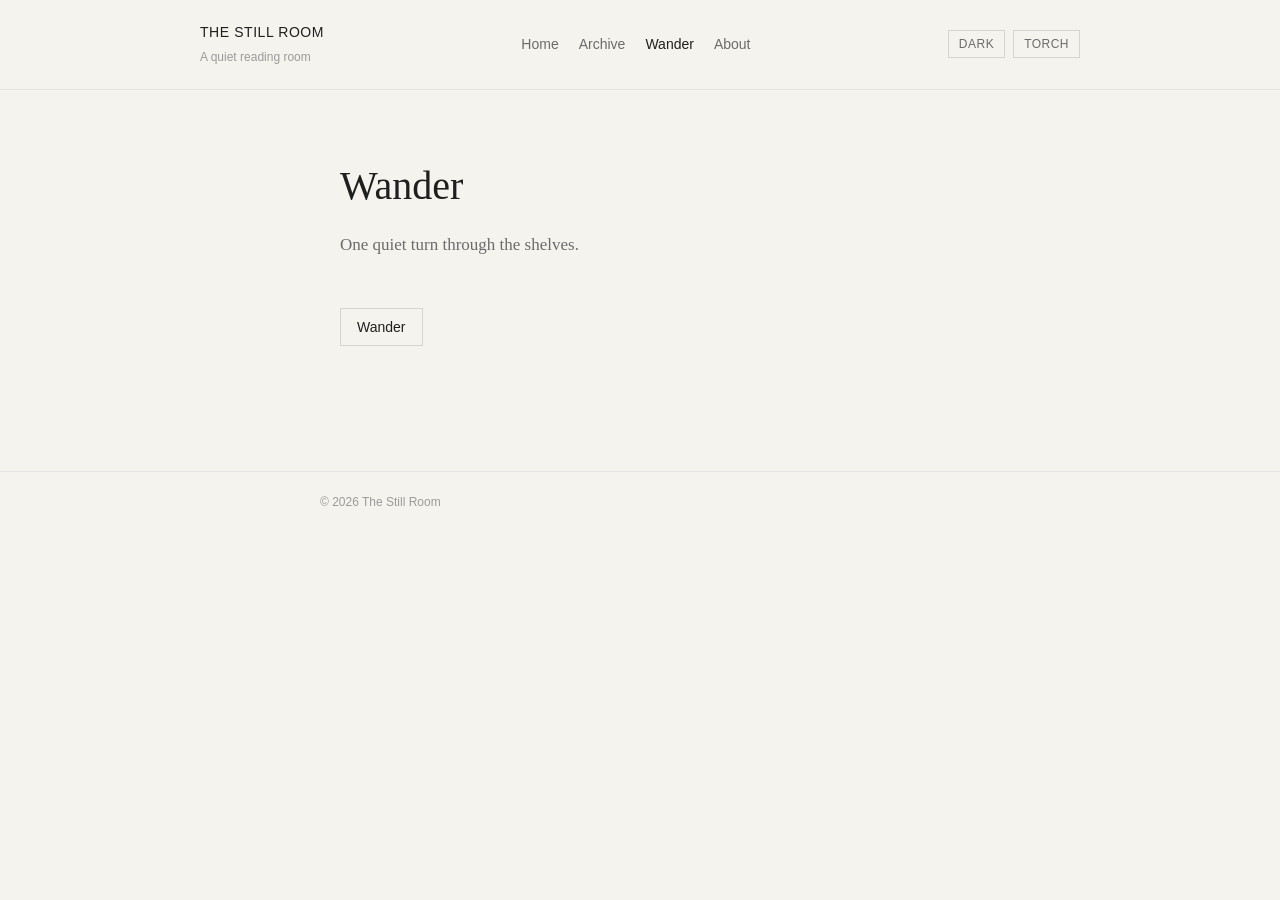
<file: thestillroom/wander.html>
<!doctype html>
<html lang="en">
<head>
  <meta charset="utf-8">
  <meta name="viewport" content="width=device-width, initial-scale=1">
  <meta name="description" content="Wander through one random writing in The Still Room.">
  <title>Wander - The Still Room</title>
  <link rel="icon" href="favicon.svg" type="image/svg+xml">
  <link rel="stylesheet" href="styles.css">
</head>
<body>
  <a class="skip-link ui" href="#content">Skip to content</a>

  <header class="site-header">
    <div class="header-inner ui">
      <a class="brand" href="index.html" aria-label="The Still Room home">
        <p class="brand-title">The Still Room</p>
        <p class="brand-subtitle">A quiet reading room</p>
      </a>
      <nav aria-label="Primary">
        <ul class="nav-list">
          <li><a href="index.html">Home</a></li>
          <li><a href="archive.html">Archive</a></li>
          <li><a href="wander.html" aria-current="page">Wander</a></li>
          <li><a href="about.html">About</a></li>
        </ul>
      </nav>
      <div class="mode-controls ui" aria-label="Display controls">
        <button id="themeToggle" class="mode-btn" type="button" aria-pressed="false">Dark</button>
        <button id="torchToggle" class="mode-btn" type="button" aria-pressed="false">Torch</button>
      </div>
    </div>
  </header>

  <main id="content">
    <section class="intro">
      <h1>Wander</h1>
      <p>One quiet turn through the shelves.</p>
    </section>

    <section class="wander-wrap">
      <button class="wander-button ui" id="wanderButton" type="button">Wander</button>
      <div class="wander-result" id="wanderResult" aria-live="polite"></div>
    </section>
  </main>

  <footer class="site-footer">
    <div class="footer-inner ui">© 2026 The Still Room</div>
  </footer>

  <script src="writings-data.js" defer></script>
  <script src="wander.js" defer></script>
  <script src="ui-effects.js" defer></script>
</body>
</html>
</file>
<file: thestillroom/styles.css>
:root {
  --color-bg: #F5F3EE;
  --color-surface: #EFECE6;
  --color-text-primary: #1F1F1F;
  --color-text-secondary: #6B6B6B;
  --color-text-muted: #9A9A9A;
  --color-border: #D6D3D1;
  --color-divider: #E7E5E4;
  --color-accent: #A8A29E;
  --color-accent-hover: #78716C;

  --font-serif: "Iowan Old Style", "Palatino Linotype", "Book Antiqua", Palatino, "Times New Roman", serif;
  --font-sans: "Avenir Next", "Segoe UI", "Trebuchet MS", sans-serif;

  --size-hero: 40px;
  --size-title: 28px;
  --size-subtitle: 20px;
  --size-body: 17px;
  --size-small: 14px;
  --size-micro: 12px;

  --line-body: 1.8;
  --content-width: 640px;

  --space-1: 12px;
  --space-2: 20px;
  --space-3: 32px;
  --space-4: 48px;
  --space-5: 72px;

  --opp-size: 140px;
  --opp-core-size: 76px;
  --opp-blur: 14px;
  --opp-ring: rgba(255, 255, 255, 0.45);
}

:root[data-theme="dark"] {
  --color-bg: #191917;
  --color-surface: #22211E;
  --color-text-primary: #EEECE7;
  --color-text-secondary: #C5C1B8;
  --color-text-muted: #9E998F;
  --color-border: #3A3833;
  --color-divider: #2D2B27;
  --color-accent: #B6B0A4;
  --color-accent-hover: #D7D0C2;
  --opp-ring: rgba(0, 0, 0, 0.45);
}

* {
  box-sizing: border-box;
}

html,
body {
  margin: 0;
  padding: 0;
}

body {
  background: var(--color-bg);
  color: var(--color-text-primary);
  font-family: var(--font-serif);
  font-size: var(--size-body);
  line-height: var(--line-body);
}

.ui,
nav,
footer,
.meta,
small,
button,
input {
  font-family: var(--font-sans);
}

.skip-link {
  position: absolute;
  left: -9999px;
  top: auto;
}

.skip-link:focus {
  left: 12px;
  top: 12px;
  background: var(--color-surface);
  border: 1px solid var(--color-border);
  color: var(--color-text-primary);
  padding: 6px 10px;
}

.site-header {
  border-bottom: 1px solid var(--color-divider);
  padding: var(--space-2) var(--space-3);
}

.header-inner {
  max-width: calc(var(--content-width) + 240px);
  margin: 0 auto;
  display: flex;
  justify-content: space-between;
  gap: var(--space-3);
  align-items: center;
}

.brand {
  text-decoration: none;
  color: var(--color-text-primary);
}

.brand-title {
  margin: 0;
  font-size: var(--size-small);
  letter-spacing: 0.04em;
  text-transform: uppercase;
}

.brand-subtitle {
  margin: 2px 0 0;
  color: var(--color-text-muted);
  font-size: var(--size-micro);
}

.nav-list {
  margin: 0;
  padding: 0;
  list-style: none;
  display: flex;
  gap: var(--space-2);
  flex-wrap: wrap;
}

.nav-list a {
  font-size: var(--size-small);
  color: var(--color-text-secondary);
}

.nav-list a[aria-current="page"] {
  color: var(--color-text-primary);
}

.mode-controls {
  display: inline-flex;
  gap: 8px;
  align-items: center;
}

.mode-btn {
  appearance: none;
  border: 1px solid var(--color-border);
  background: transparent;
  color: var(--color-text-secondary);
  font-size: var(--size-micro);
  letter-spacing: 0.04em;
  text-transform: uppercase;
  padding: 6px 10px;
  cursor: pointer;
  transition: color 180ms ease, border-color 180ms ease, background 180ms ease;
}

.mode-btn[aria-pressed="true"] {
  color: var(--color-text-primary);
  border-color: var(--color-accent-hover);
  background: color-mix(in srgb, var(--color-surface) 92%, transparent);
}

.mode-btn:hover,
.mode-btn:focus-visible {
  color: var(--color-accent-hover);
  border-color: var(--color-accent-hover);
}

#oppCursor {
  position: fixed;
  left: 0;
  top: 0;
  width: var(--opp-size);
  height: var(--opp-size);
  border-radius: 999px;
  pointer-events: none;
  z-index: 9999;
  opacity: 0;
  transform: translate(-50%, -50%);
  transition: opacity 120ms ease-out;
  mix-blend-mode: difference;
  background:
    radial-gradient(circle at 28% 28%, rgba(255, 255, 255, 0.96), rgba(255, 255, 255, 0.72) 26%, rgba(255, 255, 255, 0.28) 54%, rgba(255, 255, 255, 0.02) 72%),
    radial-gradient(circle, rgba(255, 255, 255, 0.86) 0%, rgba(255, 255, 255, 0.38) 52%, rgba(255, 255, 255, 0.04) 75%);
  filter: blur(var(--opp-blur)) saturate(1.18) contrast(1.05);
  box-shadow:
    0 0 0 1px var(--opp-ring),
    0 0 18px rgba(255, 255, 255, 0.42),
    0 0 44px rgba(255, 255, 255, 0.2);
  transform-origin: center;
  will-change: transform;
}

#oppCursor::before,
#oppCursor::after {
  content: "";
  position: absolute;
  inset: 0;
  border-radius: inherit;
  pointer-events: none;
}

#oppCursor::before {
  width: var(--opp-core-size);
  height: var(--opp-core-size);
  left: 50%;
  top: 50%;
  transform: translate(-50%, -50%);
  background: radial-gradient(circle, rgba(255, 255, 255, 0.95), rgba(255, 255, 255, 0.1) 66%, transparent 100%);
  filter: blur(5px);
}

#oppCursor::after {
  background:
    radial-gradient(circle at 22% 24%, rgba(255, 255, 255, 0.9), rgba(255, 255, 255, 0.22) 30%, transparent 54%),
    radial-gradient(circle at 68% 74%, rgba(255, 255, 255, 0.3), transparent 56%);
  opacity: 0.82;
}

html.opp-enabled,
html.opp-enabled * {
  cursor: none;
}

html.opp-enabled #oppCursor {
  opacity: 1;
}

main {
  max-width: var(--content-width);
  margin: 0 auto;
  padding: var(--space-5) var(--space-2) var(--space-5);
}

.intro h1 {
  margin: 0 0 var(--space-2);
  font-size: var(--size-hero);
  line-height: 1.2;
  font-weight: 400;
}

.intro p {
  margin: 0;
  color: var(--color-text-secondary);
}

.section-title {
  margin: var(--space-5) 0 var(--space-2);
  font-size: var(--size-subtitle);
  font-weight: 400;
}

.article-list {
  margin: 0;
  padding: 0;
  list-style: none;
}

.article-item {
  padding: var(--space-2) 0;
  border-top: 1px solid var(--color-divider);
}

.article-item:last-child {
  border-bottom: 1px solid var(--color-divider);
}

.article-title {
  margin: 0;
  font-size: var(--size-title);
  line-height: 1.3;
  font-weight: 400;
}

.article-title a {
  color: var(--color-text-primary);
}

.article-description {
  margin: 8px 0 0;
  color: var(--color-text-secondary);
}

.article-date {
  margin: 10px 0 0;
  color: var(--color-text-muted);
  font-size: var(--size-small);
}

.year-block {
  margin-top: var(--space-4);
}

.year-heading {
  margin: 0 0 var(--space-1);
  color: var(--color-text-muted);
  font-size: var(--size-small);
  font-weight: 400;
  letter-spacing: 0.06em;
  text-transform: uppercase;
}

.simple-next {
  margin-top: var(--space-3);
  color: var(--color-text-secondary);
  font-size: var(--size-small);
}

.article-header {
  border-bottom: 1px solid var(--color-divider);
  padding-bottom: var(--space-3);
  margin-bottom: var(--space-3);
}

.article-header h1 {
  margin: 0;
  font-size: var(--size-hero);
  line-height: 1.2;
  font-weight: 400;
}

.article-subtitle {
  margin: var(--space-1) 0 0;
  color: var(--color-text-secondary);
  font-size: var(--size-subtitle);
  line-height: 1.5;
  font-weight: 400;
}

.article-content p {
  margin: 0 0 var(--space-2);
}

.article-content h2 {
  margin: var(--space-4) 0 var(--space-1);
  font-size: var(--size-subtitle);
  font-weight: 400;
}

.article-end {
  margin-top: var(--space-5);
  padding-top: var(--space-2);
  border-top: 1px solid var(--color-divider);
  color: var(--color-text-muted);
  font-size: var(--size-small);
}

.about-copy p {
  margin: 0 0 var(--space-2);
}

.wander-wrap {
  padding-top: var(--space-4);
}

.wander-button {
  appearance: none;
  border: 1px solid var(--color-border);
  background: transparent;
  color: var(--color-text-primary);
  padding: 10px 16px;
  font-size: var(--size-small);
  cursor: pointer;
  transition: color 180ms ease, border-color 180ms ease, opacity 180ms ease;
}

.wander-button:hover,
.wander-button:focus-visible {
  border-color: var(--color-accent-hover);
  color: var(--color-accent-hover);
}

.wander-result {
  margin-top: var(--space-3);
  border-top: 1px solid var(--color-divider);
  padding-top: var(--space-2);
  opacity: 0;
  transition: opacity 180ms ease;
}

.wander-result.is-visible {
  opacity: 1;
}

.site-footer {
  border-top: 1px solid var(--color-divider);
  padding: var(--space-2);
}

.footer-inner {
  max-width: var(--content-width);
  margin: 0 auto;
  color: var(--color-text-muted);
  font-size: var(--size-micro);
}

a {
  color: var(--color-text-secondary);
  text-decoration: none;
  box-shadow: inset 0 -1px 0 transparent;
  transition: color 180ms ease, box-shadow 180ms ease, opacity 180ms ease;
}

a:hover,
a:focus-visible {
  color: var(--color-accent-hover);
  box-shadow: inset 0 -1px 0 currentColor;
}

@media (max-width: 760px) {
  .site-header {
    padding: var(--space-2);
  }

  .header-inner {
    flex-direction: column;
    align-items: flex-start;
    gap: var(--space-1);
  }

  .mode-controls {
    margin-top: 2px;
  }

  .nav-list {
    gap: var(--space-1);
  }

  main {
    padding-top: var(--space-4);
    padding-bottom: var(--space-4);
  }

  .intro h1,
  .article-header h1 {
    font-size: 32px;
  }

  .article-title {
    font-size: 24px;
  }

  .section-title,
  .article-subtitle {
    font-size: 18px;
  }

  :root {
    --opp-size: 108px;
    --opp-core-size: 62px;
    --opp-blur: 11px;
  }
}
</file>
<file: thestillroom/blog-theme.css>
/* Centralized blog foundation for long-form article pages */

:root {
  --theme-accent: #1a4f8a;
  --theme-accent-dim: #163f6e;
  --theme-accent-tint: #6ea8d8;
  --theme-accent-soft: #f0f4f9;
  --theme-accent-dark: #7fb0e0;
  --theme-accent-dim-dark: #5f91c4;
  --theme-accent-tint-dark: #8ec3f4;
  --theme-accent-soft-dark: #1c2430;

  --bg: #f7f4ee;
  --bg-raised: #ede9e0;
  --surface: #ffffff;
  --border: #d5d0c6;
  --ink: #0e0d0b;
  --ink-strong: #0e0d0b;
  --ink-muted: #7a776f;
  --ink-faint: #b0ada5;
  --hero-bg: #0e0d0b;
  --hero-text: #f7f4ee;
  --hero-sub: #9e9890;
  --hero-meta: #9e9890;
  --hero-border: #2a2825;
  --hero-scanline: rgba(255, 255, 255, 0.012);
  --hero-kicker: var(--theme-accent-tint);
  --hero-emphasis: #c8c0b0;
  --hero-ui-bar-bg: #1c1b18;
  --hero-ui-panel-bg: #161513;
  --hero-ui-border: #2e2c28;
  --hero-ui-text: #e8e4dc;
  --hero-ui-meta: #5a574f;
  --callout-bg: #0e0d0b;
  --callout-text: #c8c0b0;
  --callout-strong: #e8e4dc;
  --callout-label: var(--theme-accent-tint);
  --aside-bg: #ede9e0;
  --aside-border: #b0ada5;
  --aside-text: #4a4740;
  --code-bg: #ede9e0;
  --code-text: var(--theme-accent-dim);
  --final-bg: #0e0d0b;
  --final-text: #e8e4dc;
  --footer-bg: #ede9e0;
  --footer-text: #b0ada5;
  --success: #1a5c3a;

  --accent: var(--theme-accent);
  --accent-dim: var(--theme-accent-dim);
  --accent-light: var(--theme-accent-soft);
  --accent-red: #c0392b;

  --paper: var(--bg);
  --paper-dark: var(--bg-raised);
  --gray: var(--ink-muted);
  --gray-light: var(--ink-faint);
  --rule: var(--border);

  --blog-bg: var(--bg);
  --blog-surface: var(--bg-raised);
  --blog-text: var(--ink);
  --blog-text-muted: var(--ink-muted);
  --blog-text-soft: var(--ink-faint);
  --blog-border: var(--border);

  --blog-text-display: var(--ink-strong);
  --blog-text-heading: var(--ink-strong);
  --blog-text-body: var(--ink);
  --blog-text-meta: var(--ink-muted);
  --blog-text-fine: var(--ink-faint);
  --blog-text-inverse: #e8e4dc;

  --blog-accent-cool: var(--theme-accent-tint);
  --blog-accent-cool-dim: var(--accent-dim);
  --blog-accent-warm: #de6a5e;
  --blog-accent-warm-dim: #922b21;
  --blog-accent-success: #1a5c3a;

  --blog-surface-strong: var(--callout-bg);
  --blog-surface-soft: var(--aside-bg);
  --blog-surface-chip: var(--bg-raised);

  --blog-callout-bg: var(--callout-bg);
  --blog-callout-border: var(--border);
  --blog-callout-label: var(--callout-label);
  --blog-callout-text: var(--callout-text);
  --blog-callout-strong: var(--callout-strong);

  --blog-aside-bg: var(--aside-bg);
  --blog-aside-border: var(--aside-border);
  --blog-aside-label: var(--ink-muted);
  --blog-aside-text: var(--aside-text);

  --blog-token-keep-bg: #f0f6f0;
  --blog-token-keep-text: var(--success);
  --blog-token-drop-bg: #fdf0ee;
  --blog-token-drop-label: #c0392b;
  --blog-token-drop-text: #b0ada5;
  --blog-token-change-bg: var(--accent-light);
  --blog-token-change-text: var(--accent-dim);
  --blog-token-change-old: #b0ada5;

  --blog-chip-bg: var(--surface);
  --blog-chip-text: var(--ink-strong);
  --blog-chip-border: var(--border);

  --blog-data-good-bg: #f0f6f0;
  --blog-data-good-text: var(--success);

  --blog-table-text: var(--ink);
  --blog-table-meta: var(--ink-muted);
  --blog-table-concept: var(--accent-dim);
  --blog-table-result: var(--success);

  --blog-cluster-cold: #1a6080;
  --blog-cluster-warm: #8a3a1a;
  --blog-cluster-things: var(--success);
  --blog-cluster-words: var(--ink);
  --blog-cluster-footer-bg: var(--ink-strong);
  --blog-cluster-footer-text: var(--hero-meta);
  --blog-cluster-footer-border: var(--border);
  --blog-cluster-query: var(--hero-text);
  --blog-cluster-lands: var(--callout-label);

  --blog-journey-label: var(--ink-muted);
  --blog-journey-text: var(--aside-text);

  --blog-dark-code-bg: #1a1917;
  --blog-dark-code-fg: #e8e4dc;
}

body.blog-theme-search {
  --theme-accent: #1a4f8a;
  --theme-accent-dim: #163f6e;
  --theme-accent-tint: #6ea8d8;
  --theme-accent-soft: #f0f4f9;
  --theme-accent-dark: #7fb0e0;
  --theme-accent-dim-dark: #5f91c4;
  --theme-accent-tint-dark: #8ec3f4;
  --theme-accent-soft-dark: #1c2430;
}

body.blog-theme-captcha {
  --theme-accent: #111110;
  --theme-accent-dim: #0e0d0b;
  --theme-accent-tint: #6f6d68;
  --theme-accent-soft: #ece7df;
  --theme-accent-dark: #8a8880;
  --theme-accent-dim-dark: #6f6d68;
  --theme-accent-tint-dark: #b8b1a8;
  --theme-accent-soft-dark: #24211c;
}

:root[data-theme="dark"] {
  --bg: #111110;
  --bg-raised: #1a1917;
  --surface: #1e1d1b;
  --border: #2e2c28;
  --ink: #e8e4dc;
  --ink-strong: #f0ece4;
  --ink-muted: #7a776f;
  --ink-faint: #4a4740;
  --hero-bg: #0a0a09;
  --hero-text: #f0ece4;
  --hero-sub: #8a8880;
  --hero-meta: #8a8880;
  --hero-border: #2a2825;
  --hero-scanline: rgba(255, 255, 255, 0.015);
  --hero-kicker: var(--theme-accent-tint-dark);
  --hero-emphasis: #a8a49c;
  --hero-ui-bar-bg: #1a1917;
  --hero-ui-panel-bg: #111110;
  --hero-ui-border: #2e2c28;
  --hero-ui-text: #e8e4dc;
  --hero-ui-meta: #4a4740;
  --callout-bg: #1e1d1b;
  --callout-text: #a8a49c;
  --callout-strong: #e8e4dc;
  --callout-label: var(--theme-accent-tint-dark);
  --aside-bg: #1a1917;
  --aside-border: #3a3830;
  --aside-text: #8a8880;
  --code-bg: #1a1917;
  --code-text: var(--theme-accent-dim-dark);
  --final-bg: #0a0a09;
  --final-text: #e8e4dc;
  --footer-bg: #111110;
  --footer-text: #4a4740;
  --success: #4a9c6a;

  --accent: var(--theme-accent-dark);
  --accent-dim: var(--theme-accent-dim-dark);
  --accent-light: var(--theme-accent-soft-dark);
  --accent-red: #de6a5e;

  --blog-accent-cool: var(--theme-accent-tint-dark);
  --blog-accent-cool-dim: var(--accent-dim);
  --blog-token-change-bg: var(--theme-accent-soft-dark);
  --blog-token-change-text: var(--theme-accent-tint-dark);
  --blog-callout-border: #3f3933;
  --blog-chip-border: #49433b;
  --blog-chip-text: #f2ede5;
  --blog-token-keep-bg: #1d2a22;
  --blog-token-keep-text: #9dd2b6;
  --blog-token-drop-bg: #2a1e1c;
  --blog-token-drop-label: #ef9a91;
  --blog-token-drop-text: #b6aaa0;
  --blog-token-change-old: #9f958b;
  --blog-data-good-bg: #1d2a22;
  --blog-data-good-text: #9dd2b6;
  --blog-table-text: #e2dcd2;
  --blog-table-meta: #c4bcb2;
  --blog-table-concept: var(--theme-accent-tint-dark);
  --blog-table-result: var(--success);
  --blog-cluster-cold: #8fc6f2;
  --blog-cluster-warm: #f3b18a;
  --blog-cluster-things: var(--success);
  --blog-cluster-words: #e1dbd1;
  --blog-cluster-footer-bg: #211d19;
  --blog-cluster-footer-text: #c4bcb1;
  --blog-cluster-footer-border: #3f3933;
  --blog-cluster-query: #f0ece3;
  --blog-cluster-lands: var(--theme-accent-tint-dark);
  --blog-journey-label: #b7afa4;
  --blog-journey-text: #ddd7cd;
  --blog-dark-code-bg: #24211c;
  --blog-dark-code-fg: #e8e4dc;
}

@media (prefers-color-scheme: dark) {
  :root:not([data-theme="light"]) {
    --bg: #111110;
    --bg-raised: #1a1917;
    --surface: #1e1d1b;
    --border: #2e2c28;
    --ink: #e8e4dc;
    --ink-strong: #f0ece4;
    --ink-muted: #7a776f;
    --ink-faint: #4a4740;
    --hero-bg: #0a0a09;
    --hero-text: #f0ece4;
    --hero-sub: #8a8880;
    --hero-meta: #8a8880;
    --hero-border: #2a2825;
    --hero-scanline: rgba(255, 255, 255, 0.015);
    --hero-kicker: var(--theme-accent-tint-dark);
    --hero-emphasis: #a8a49c;
    --hero-ui-bar-bg: #1a1917;
    --hero-ui-panel-bg: #111110;
    --hero-ui-border: #2e2c28;
    --hero-ui-text: #e8e4dc;
    --hero-ui-meta: #4a4740;
    --callout-bg: #1e1d1b;
    --callout-text: #a8a49c;
    --callout-strong: #e8e4dc;
    --callout-label: var(--theme-accent-tint-dark);
    --aside-bg: #1a1917;
    --aside-border: #3a3830;
    --aside-text: #8a8880;
    --code-bg: #1a1917;
    --code-text: var(--theme-accent-dim-dark);
    --final-bg: #0a0a09;
    --final-text: #e8e4dc;
    --footer-bg: #111110;
    --footer-text: #4a4740;
    --success: #4a9c6a;

    --accent: var(--theme-accent-dark);
    --accent-dim: var(--theme-accent-dim-dark);
    --accent-light: var(--theme-accent-soft-dark);
    --accent-red: #de6a5e;

    --blog-accent-cool: var(--theme-accent-tint-dark);
    --blog-accent-cool-dim: var(--accent-dim);
    --blog-token-change-bg: var(--theme-accent-soft-dark);
    --blog-token-change-text: var(--theme-accent-tint-dark);
    --blog-callout-border: #3f3933;
    --blog-chip-border: #49433b;
    --blog-chip-text: #f2ede5;
    --blog-token-keep-bg: #1d2a22;
    --blog-token-keep-text: #9dd2b6;
    --blog-token-drop-bg: #2a1e1c;
    --blog-token-drop-label: #ef9a91;
    --blog-token-drop-text: #b6aaa0;
    --blog-token-change-old: #9f958b;
    --blog-data-good-bg: #1d2a22;
    --blog-data-good-text: #9dd2b6;
    --blog-table-text: #e2dcd2;
    --blog-table-meta: #c4bcb2;
    --blog-table-concept: var(--theme-accent-tint-dark);
    --blog-table-result: var(--success);
    --blog-cluster-cold: #8fc6f2;
    --blog-cluster-warm: #f3b18a;
    --blog-cluster-things: var(--success);
    --blog-cluster-words: #e1dbd1;
    --blog-cluster-footer-bg: #211d19;
    --blog-cluster-footer-text: #c4bcb1;
    --blog-cluster-footer-border: #3f3933;
    --blog-cluster-query: #f0ece3;
    --blog-cluster-lands: var(--theme-accent-tint-dark);
    --blog-journey-label: #b7afa4;
    --blog-journey-text: #ddd7cd;
    --blog-dark-code-bg: #24211c;
    --blog-dark-code-fg: #e8e4dc;
  }
}

html {
  font-size: 18px;
  scroll-behavior: smooth;
}

body {
  background-color: var(--paper);
  color: var(--ink);
  font-family: "Source Serif 4", Georgia, serif;
  font-weight: 300;
  line-height: 1.85;
  -webkit-font-smoothing: antialiased;
}

.tsr-skip-link {
  position: absolute;
  left: -9999px;
  top: auto;
}

.tsr-skip-link:focus {
  left: 12px;
  top: 12px;
  background: var(--paper-dark);
  border: 1px solid var(--rule);
  color: var(--ink);
  padding: 6px 10px;
  font-family: "JetBrains Mono", monospace;
  font-size: 0.7rem;
  text-decoration: none;
  z-index: 1001;
}

.tsr-shell-header {
  border-bottom: 1px solid var(--rule);
  background: var(--paper);
  padding: 1rem 2rem;
}

.tsr-shell-inner {
  max-width: 940px;
  margin: 0 auto;
  display: flex;
  justify-content: space-between;
  gap: 1.5rem;
  align-items: center;
  font-family: "JetBrains Mono", monospace;
}

.tsr-brand {
  text-decoration: none;
  color: var(--ink);
}

.tsr-brand-title {
  margin: 0;
  font-size: 0.74rem;
  letter-spacing: 0.08em;
  text-transform: uppercase;
}

.tsr-brand-subtitle {
  margin: 0.2rem 0 0;
  font-size: 0.62rem;
  color: var(--gray);
  letter-spacing: 0.03em;
}

.tsr-nav-list {
  margin: 0;
  padding: 0;
  list-style: none;
  display: flex;
  gap: 1.1rem;
  flex-wrap: wrap;
}

.tsr-nav-list a {
  text-decoration: none;
  color: var(--gray);
  font-size: 0.72rem;
  letter-spacing: 0.05em;
  text-transform: uppercase;
}

.tsr-nav-list a:hover,
.tsr-nav-list a:focus-visible {
  color: var(--ink);
}

.mode-controls {
  display: inline-flex;
  gap: 8px;
  align-items: center;
  flex-shrink: 0;
}

.mode-btn {
  appearance: none;
  border: 1px solid var(--rule);
  background: transparent;
  color: var(--gray);
  font-family: "JetBrains Mono", monospace;
  font-size: 0.68rem;
  line-height: 1;
  letter-spacing: 0.04em;
  text-transform: uppercase;
  padding: 6px 10px;
  border-radius: 0;
  cursor: pointer;
  transition: color 180ms ease, border-color 180ms ease, background 180ms ease;
}

.mode-btn[aria-pressed="true"] {
  color: var(--ink);
  border-color: var(--accent-dim);
  background: var(--paper-dark);
}

.mode-btn:hover,
.mode-btn:focus-visible {
  color: var(--accent-dim);
  border-color: var(--accent-dim);
}

.tsr-shell-footer {
  border-top: 1px solid var(--rule);
  background: var(--paper);
  padding: 1rem 2rem;
}

.tsr-shell-footer .tsr-shell-inner {
  justify-content: center;
  color: var(--gray);
  font-size: 0.64rem;
  letter-spacing: 0.1em;
  text-transform: uppercase;
}

#oppCursor {
  position: fixed;
  left: 0;
  top: 0;
  width: 140px;
  height: 140px;
  border-radius: 999px;
  pointer-events: none;
  z-index: 9999;
  opacity: 0;
  transform: translate(-50%, -50%);
  transition: opacity 120ms ease-out;
  mix-blend-mode: difference;
  background:
    radial-gradient(circle at 28% 28%, rgba(255, 255, 255, 0.96), rgba(255, 255, 255, 0.72) 26%, rgba(255, 255, 255, 0.28) 54%, rgba(255, 255, 255, 0.02) 72%),
    radial-gradient(circle, rgba(255, 255, 255, 0.86) 0%, rgba(255, 255, 255, 0.38) 52%, rgba(255, 255, 255, 0.04) 75%);
  filter: blur(14px) saturate(1.18) contrast(1.05);
  transform-origin: center;
  will-change: transform;
}

#oppCursor::before,
#oppCursor::after {
  content: "";
  position: absolute;
  inset: 0;
  border-radius: inherit;
  pointer-events: none;
}

#oppCursor::before {
  width: 76px;
  height: 76px;
  left: 50%;
  top: 50%;
  transform: translate(-50%, -50%);
  background: radial-gradient(circle, rgba(255, 255, 255, 0.95), rgba(255, 255, 255, 0.1) 66%, transparent 100%);
  filter: blur(5px);
}

#oppCursor::after {
  background:
    radial-gradient(circle at 22% 24%, rgba(255, 255, 255, 0.9), rgba(255, 255, 255, 0.22) 30%, transparent 54%),
    radial-gradient(circle at 68% 74%, rgba(255, 255, 255, 0.3), transparent 56%);
  opacity: 0.82;
}

html.opp-enabled,
html.opp-enabled * {
  cursor: none;
}

html.opp-enabled #oppCursor {
  opacity: 1;
}

@media (max-width: 760px) {
  .tsr-shell-header,
  .tsr-shell-footer {
    padding: 1rem;
  }

  .tsr-shell-inner {
    flex-direction: column;
    align-items: flex-start;
  }

  .mode-controls {
    margin-left: 0;
    margin-top: 2px;
  }

  .tsr-shell-footer .tsr-shell-inner {
    align-items: center;
  }
}
</file>
